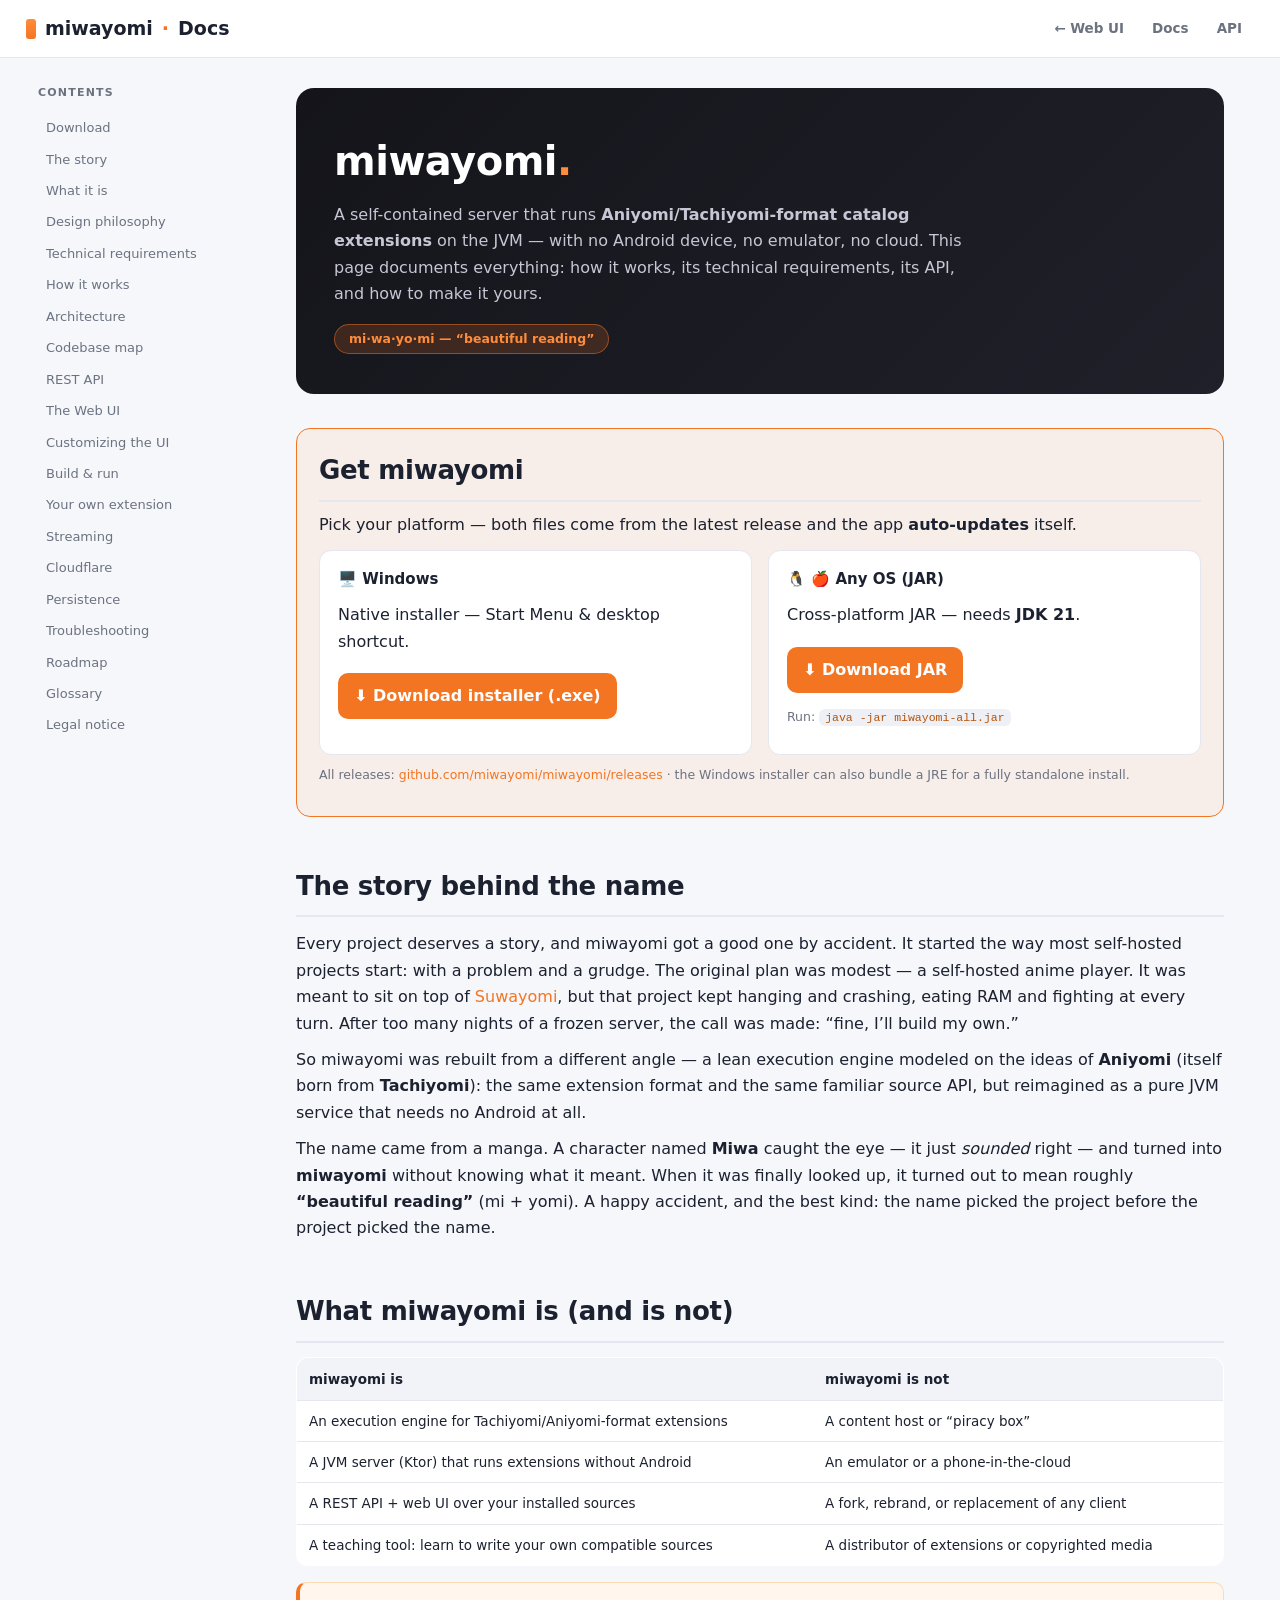
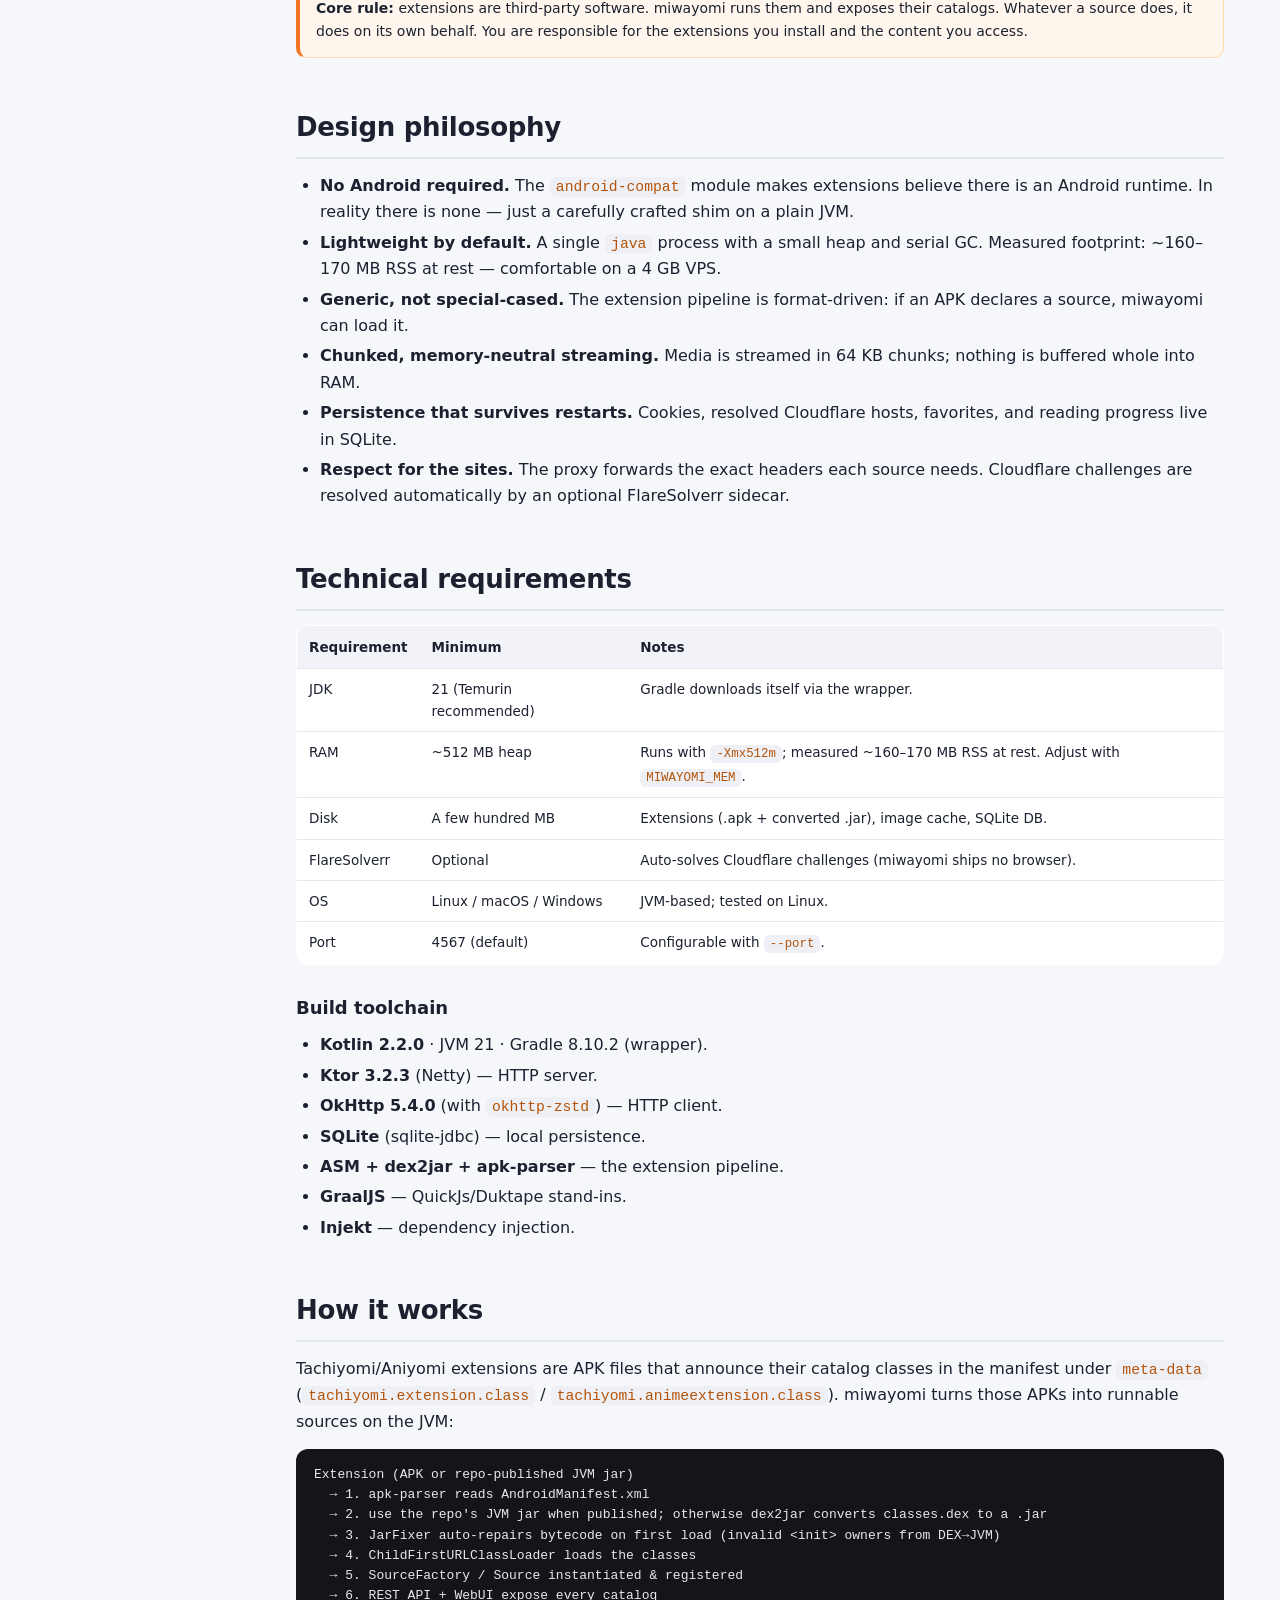
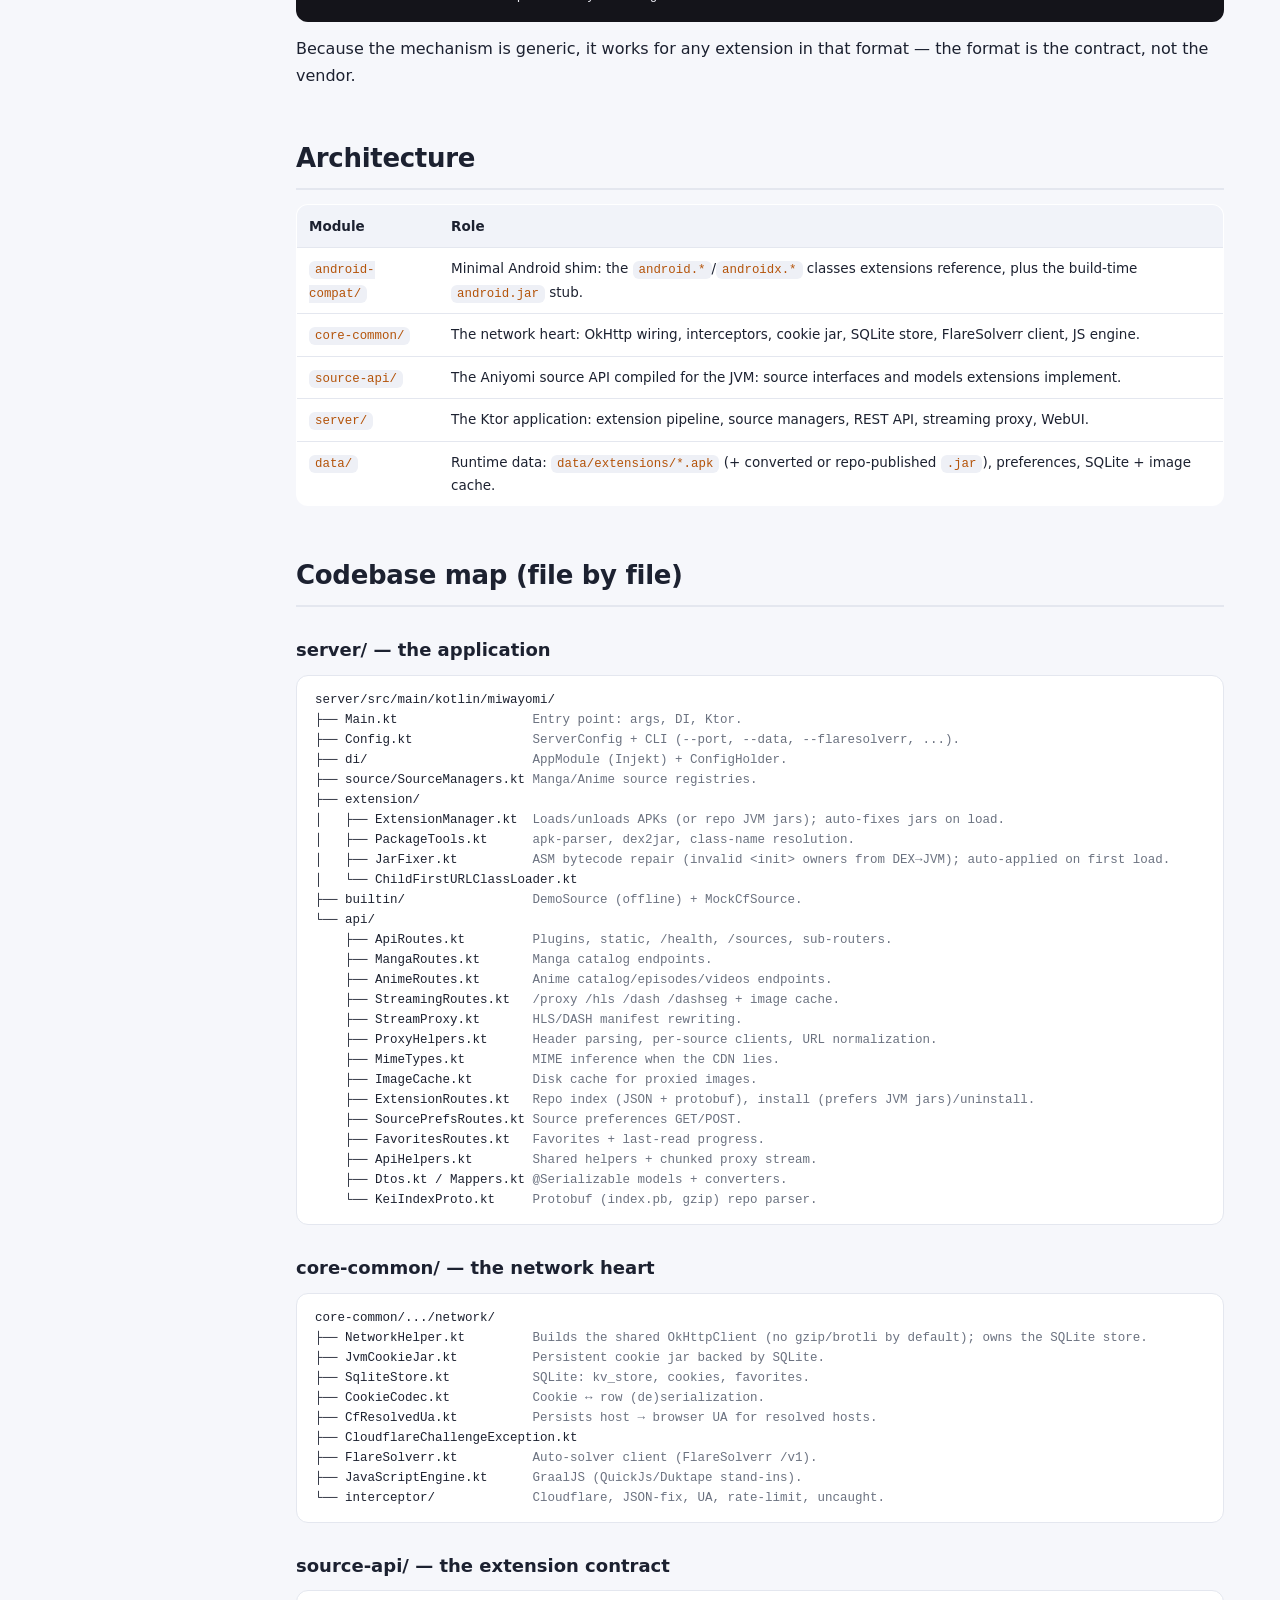
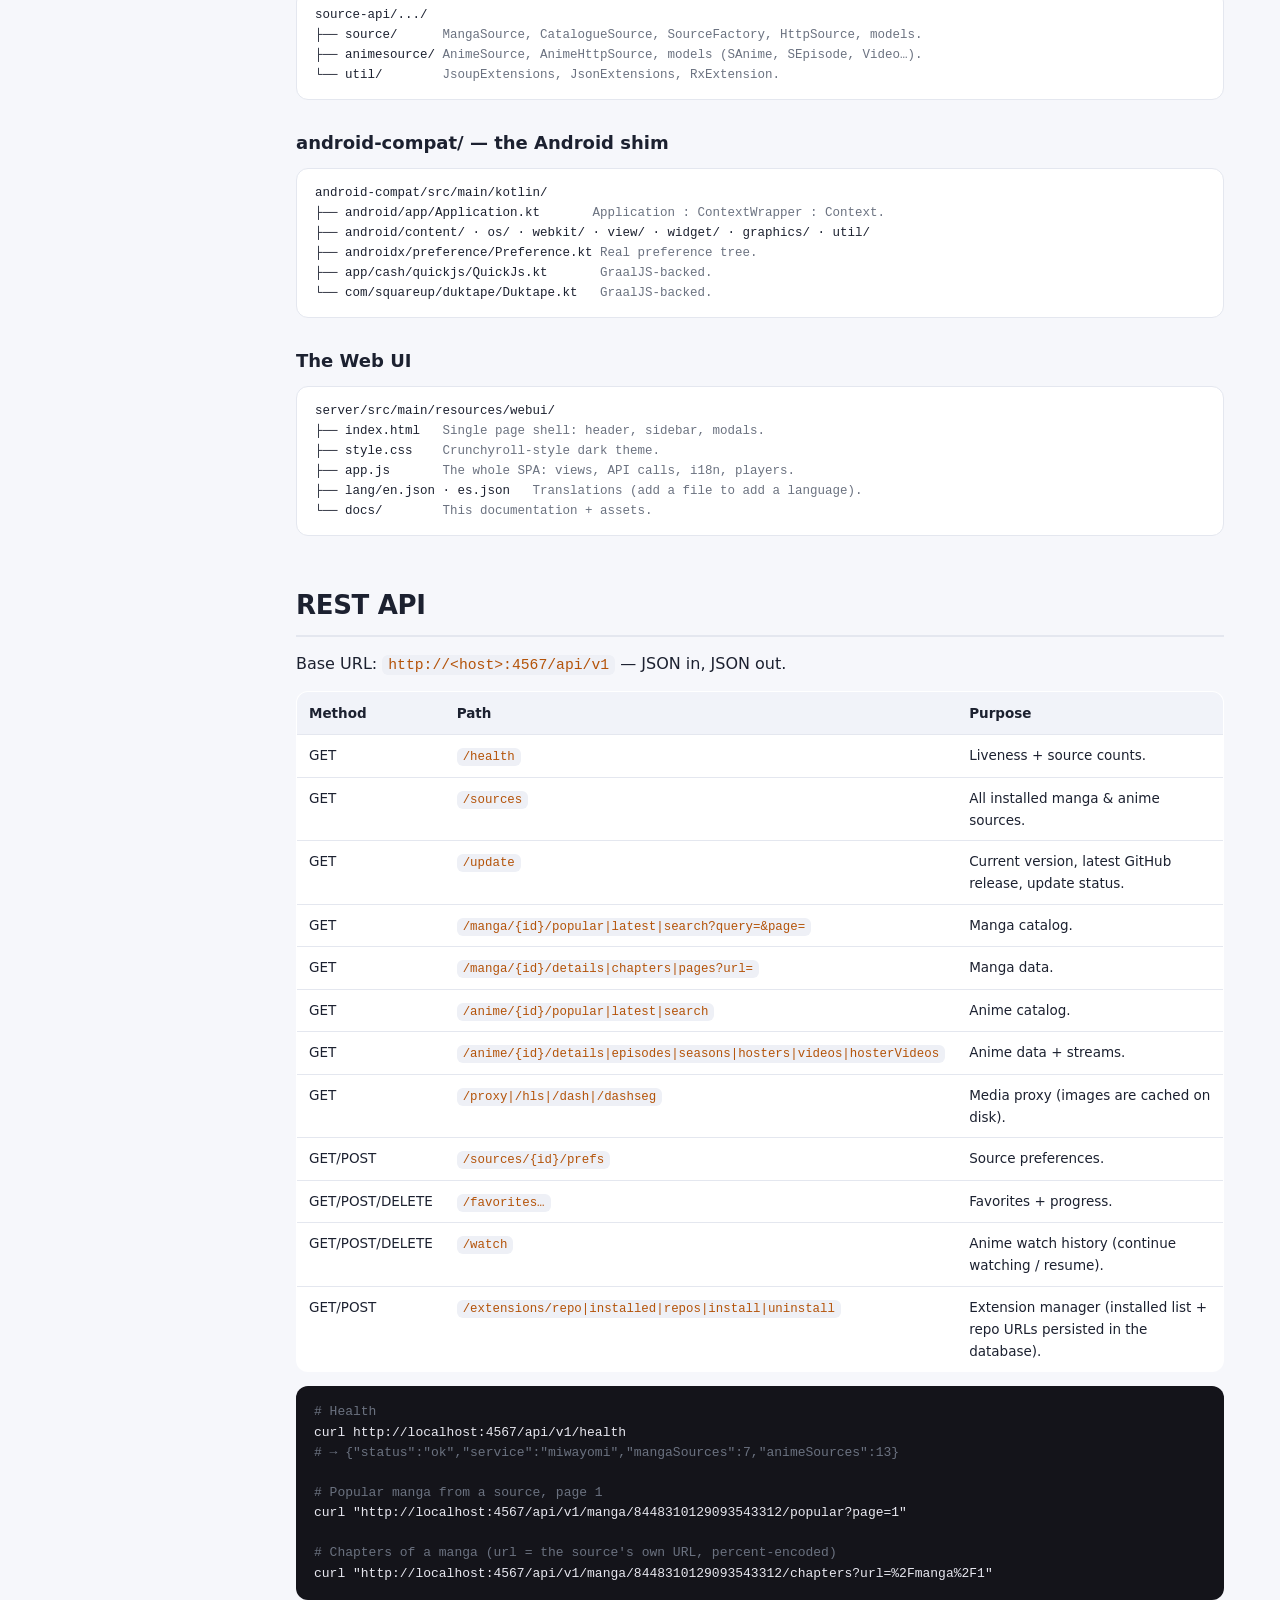
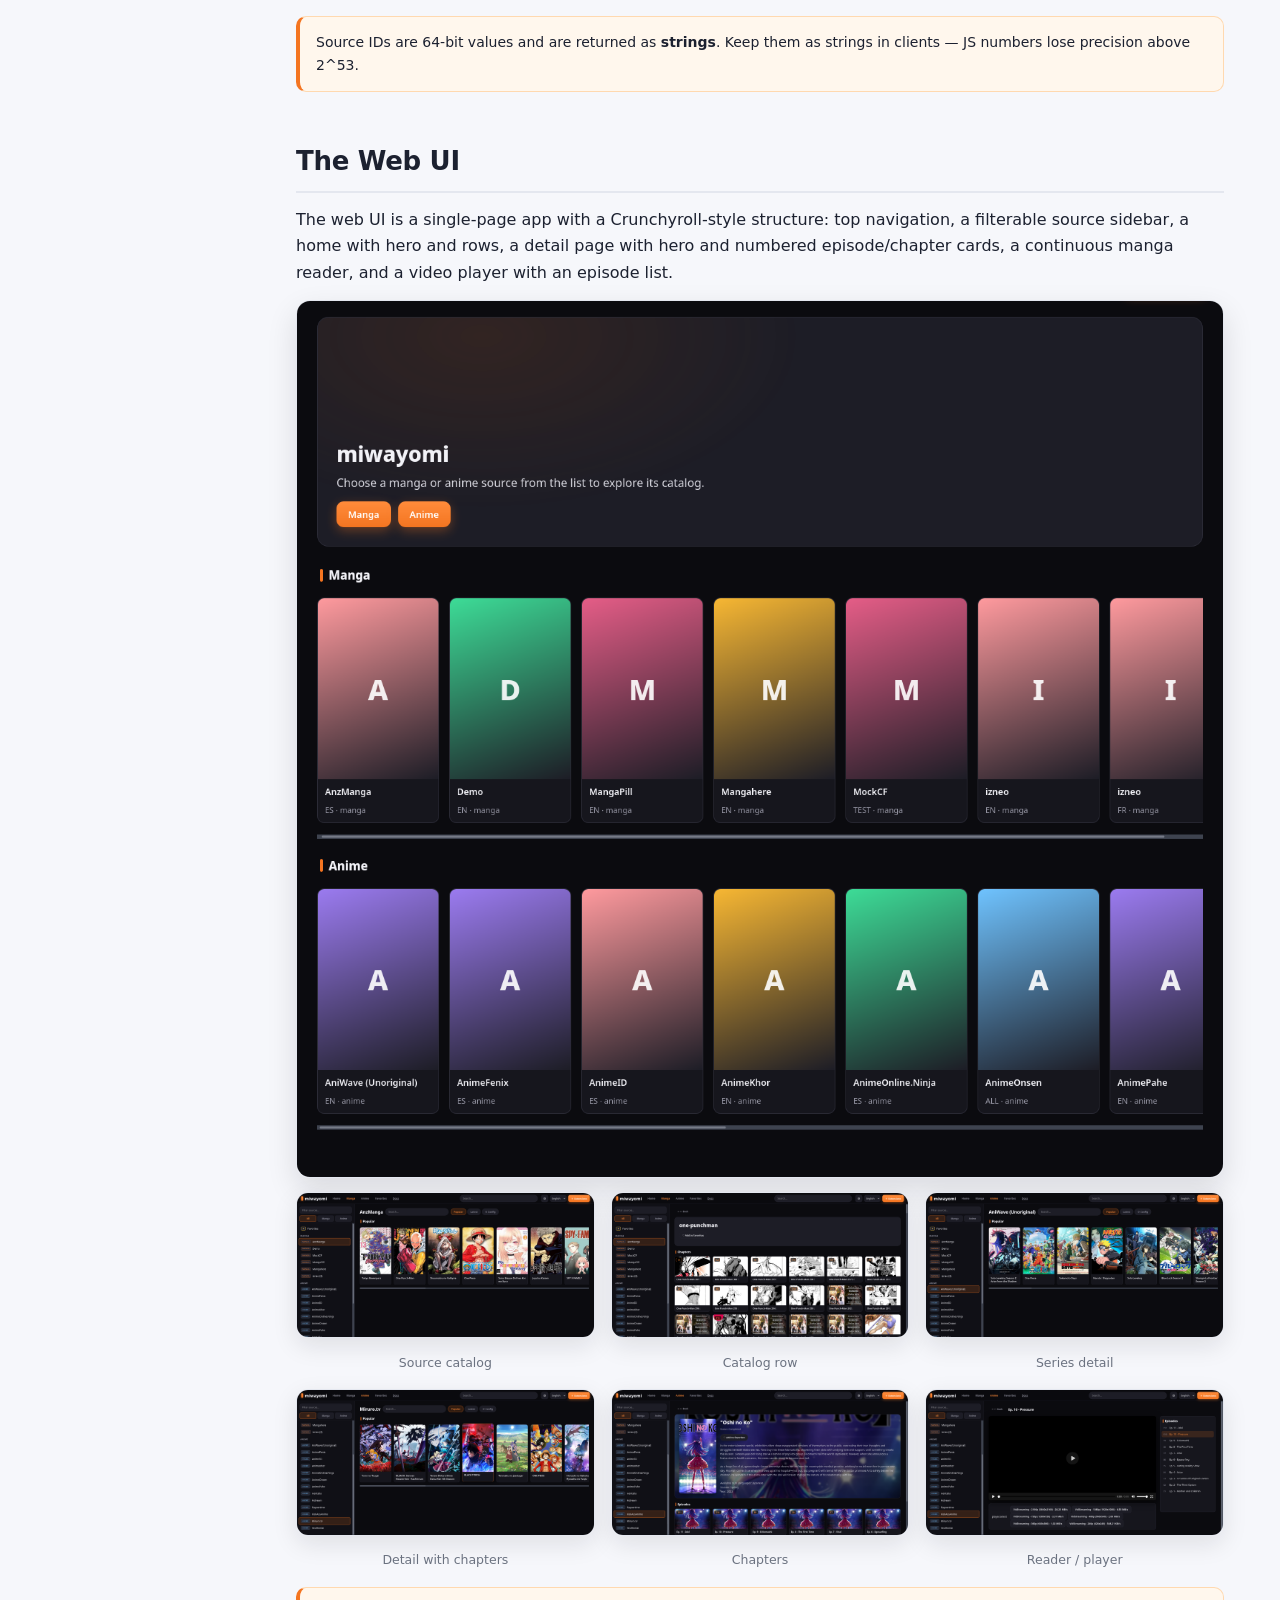
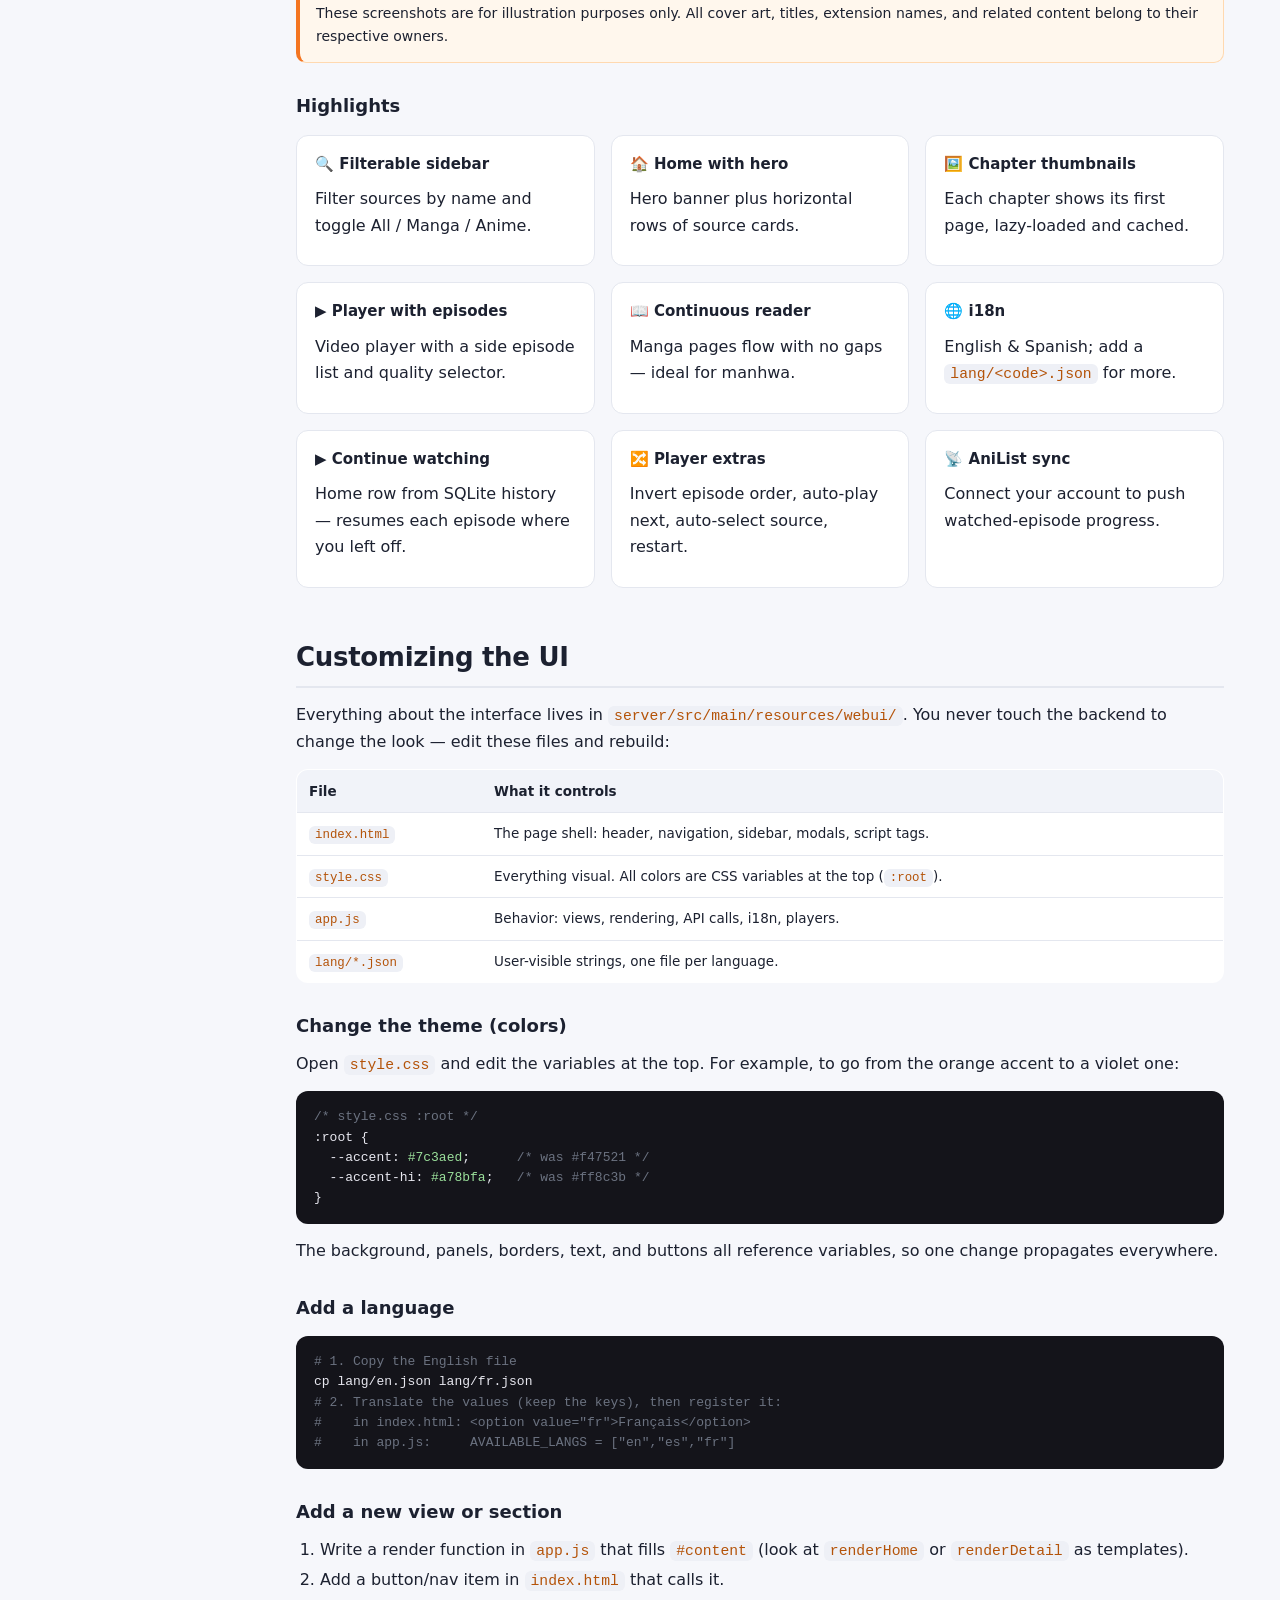
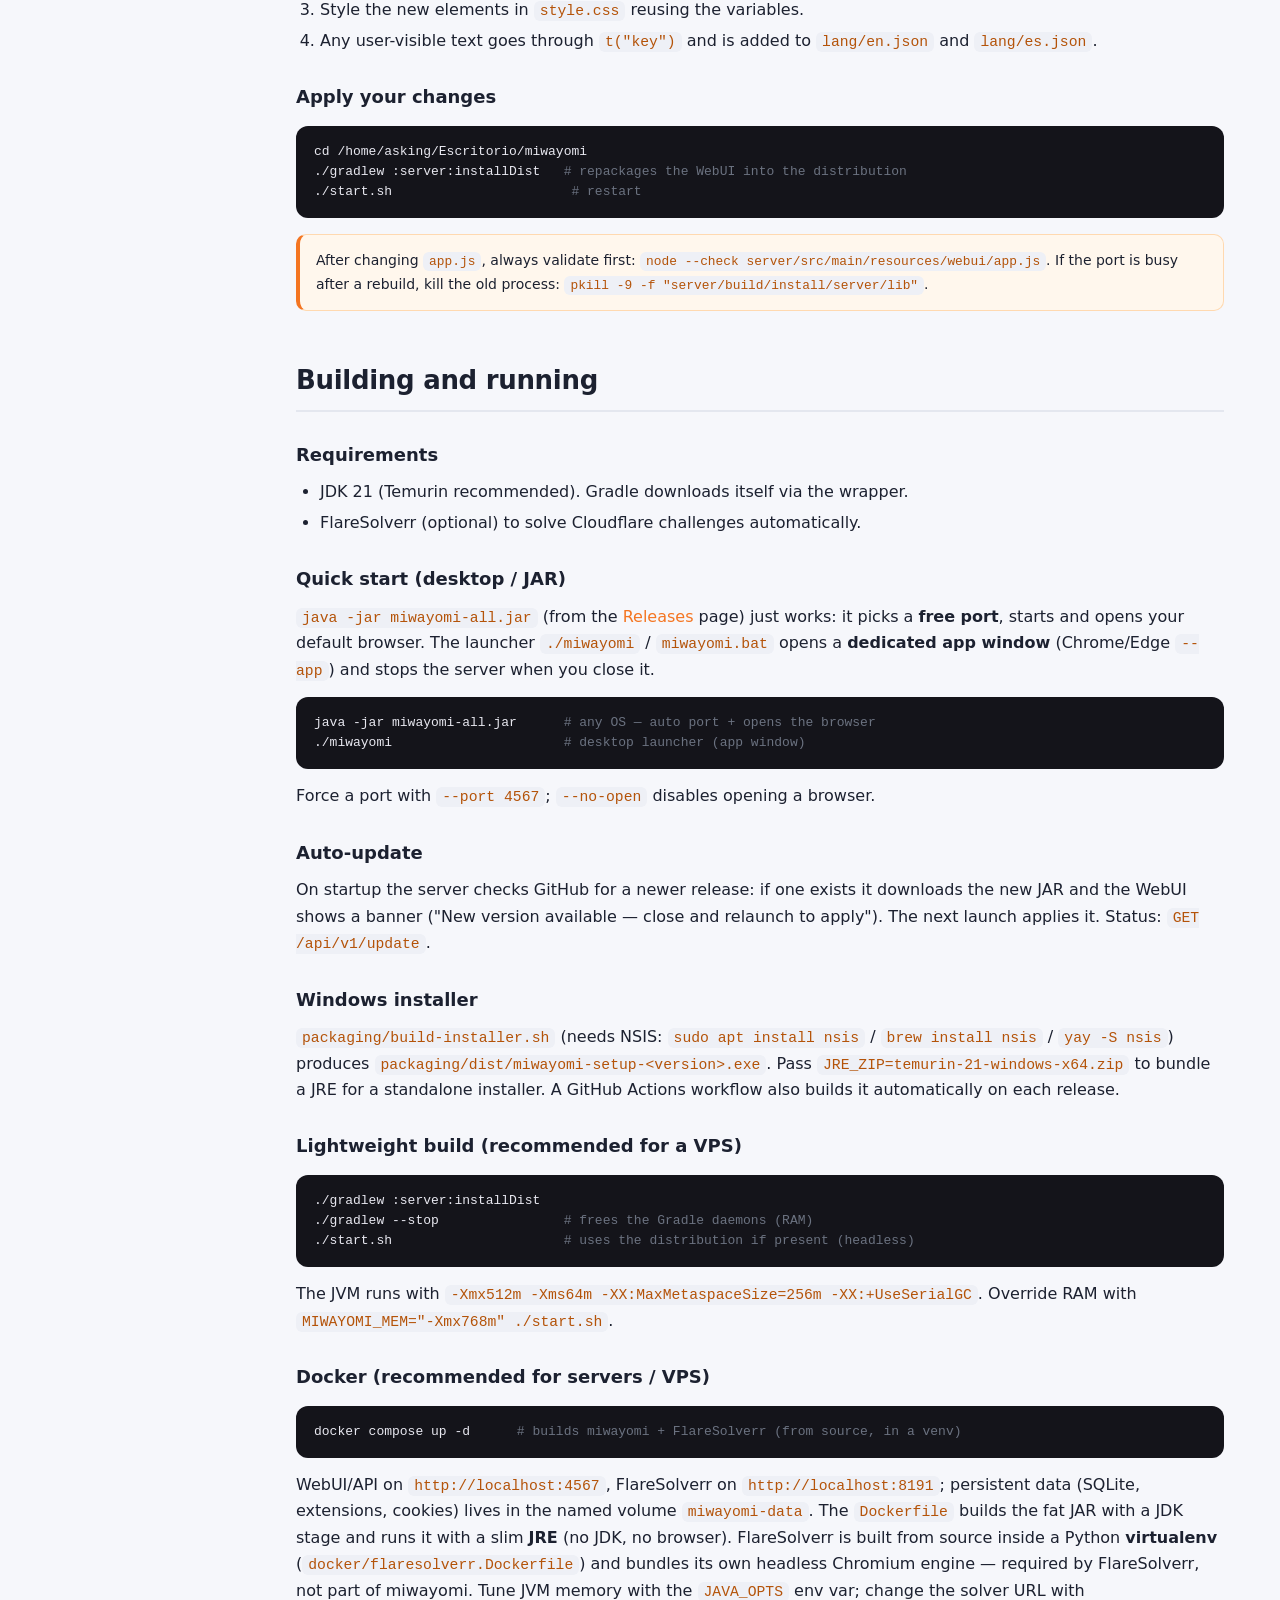
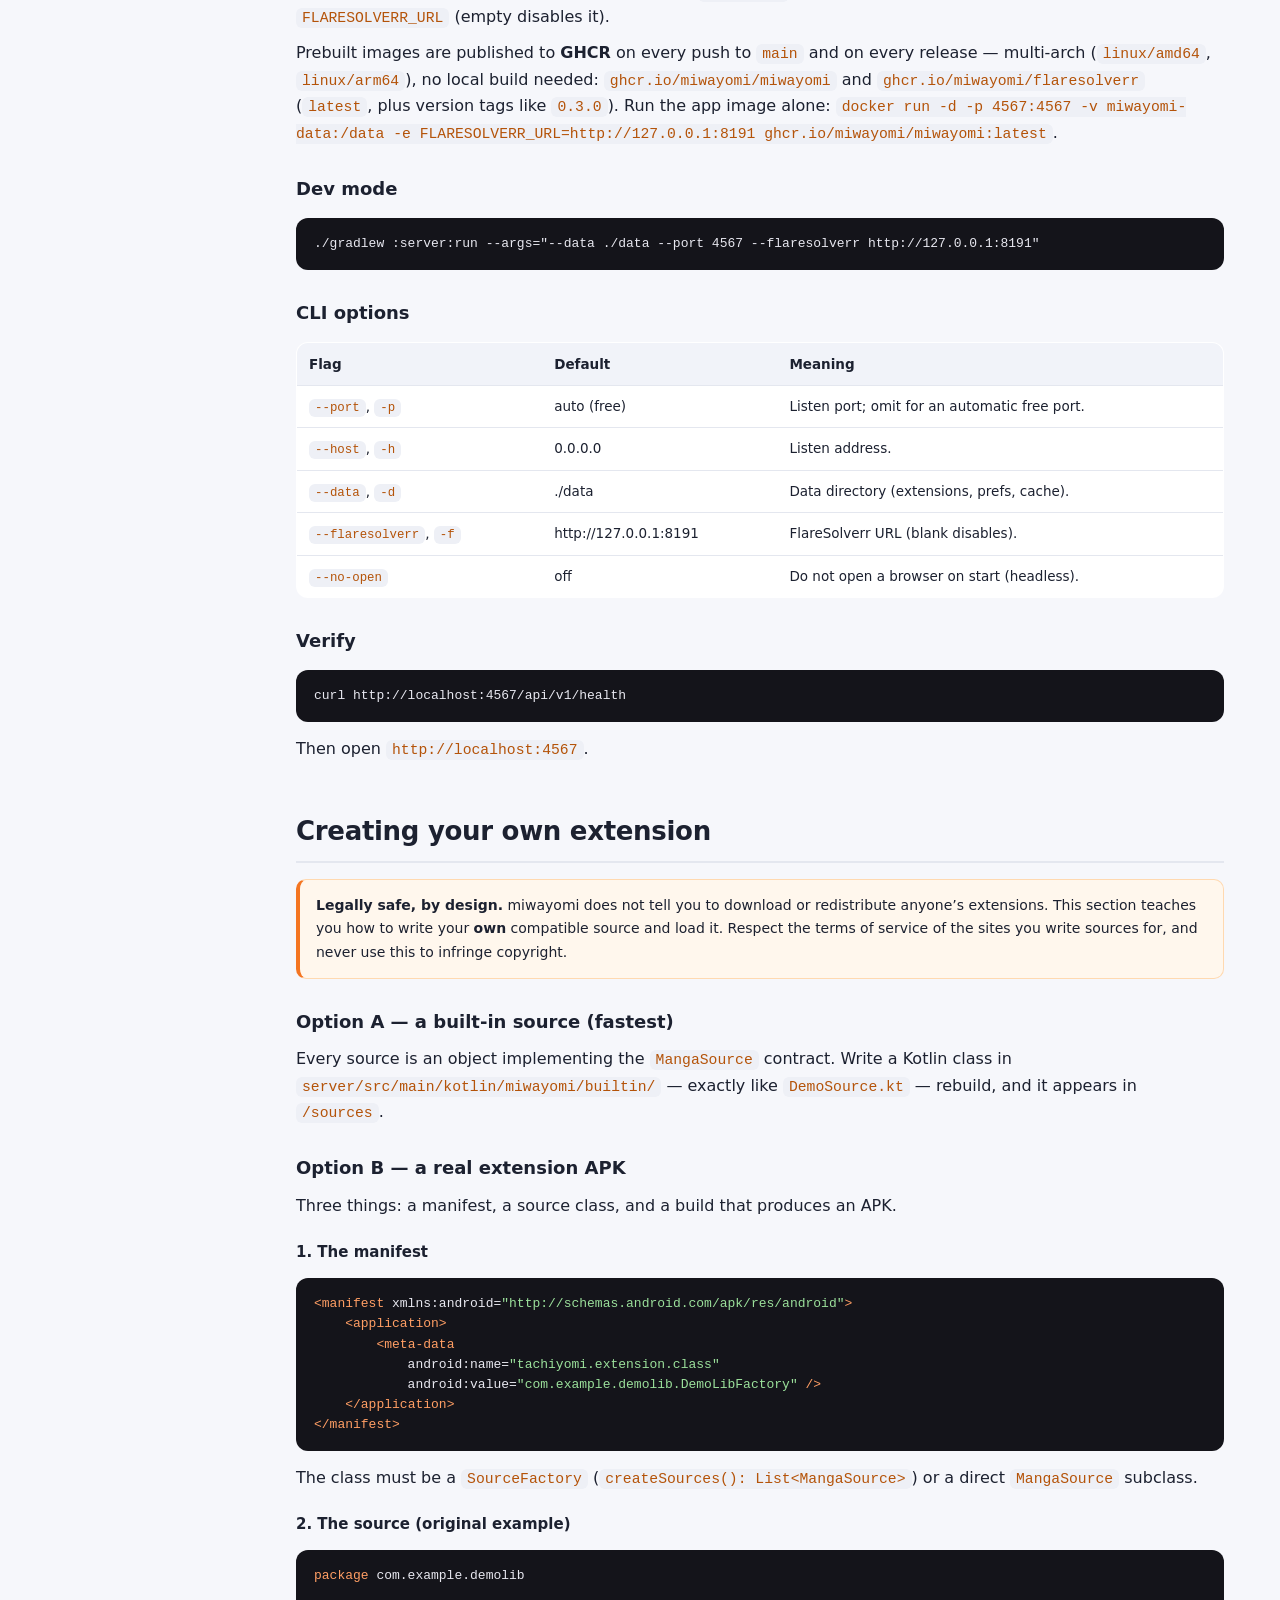
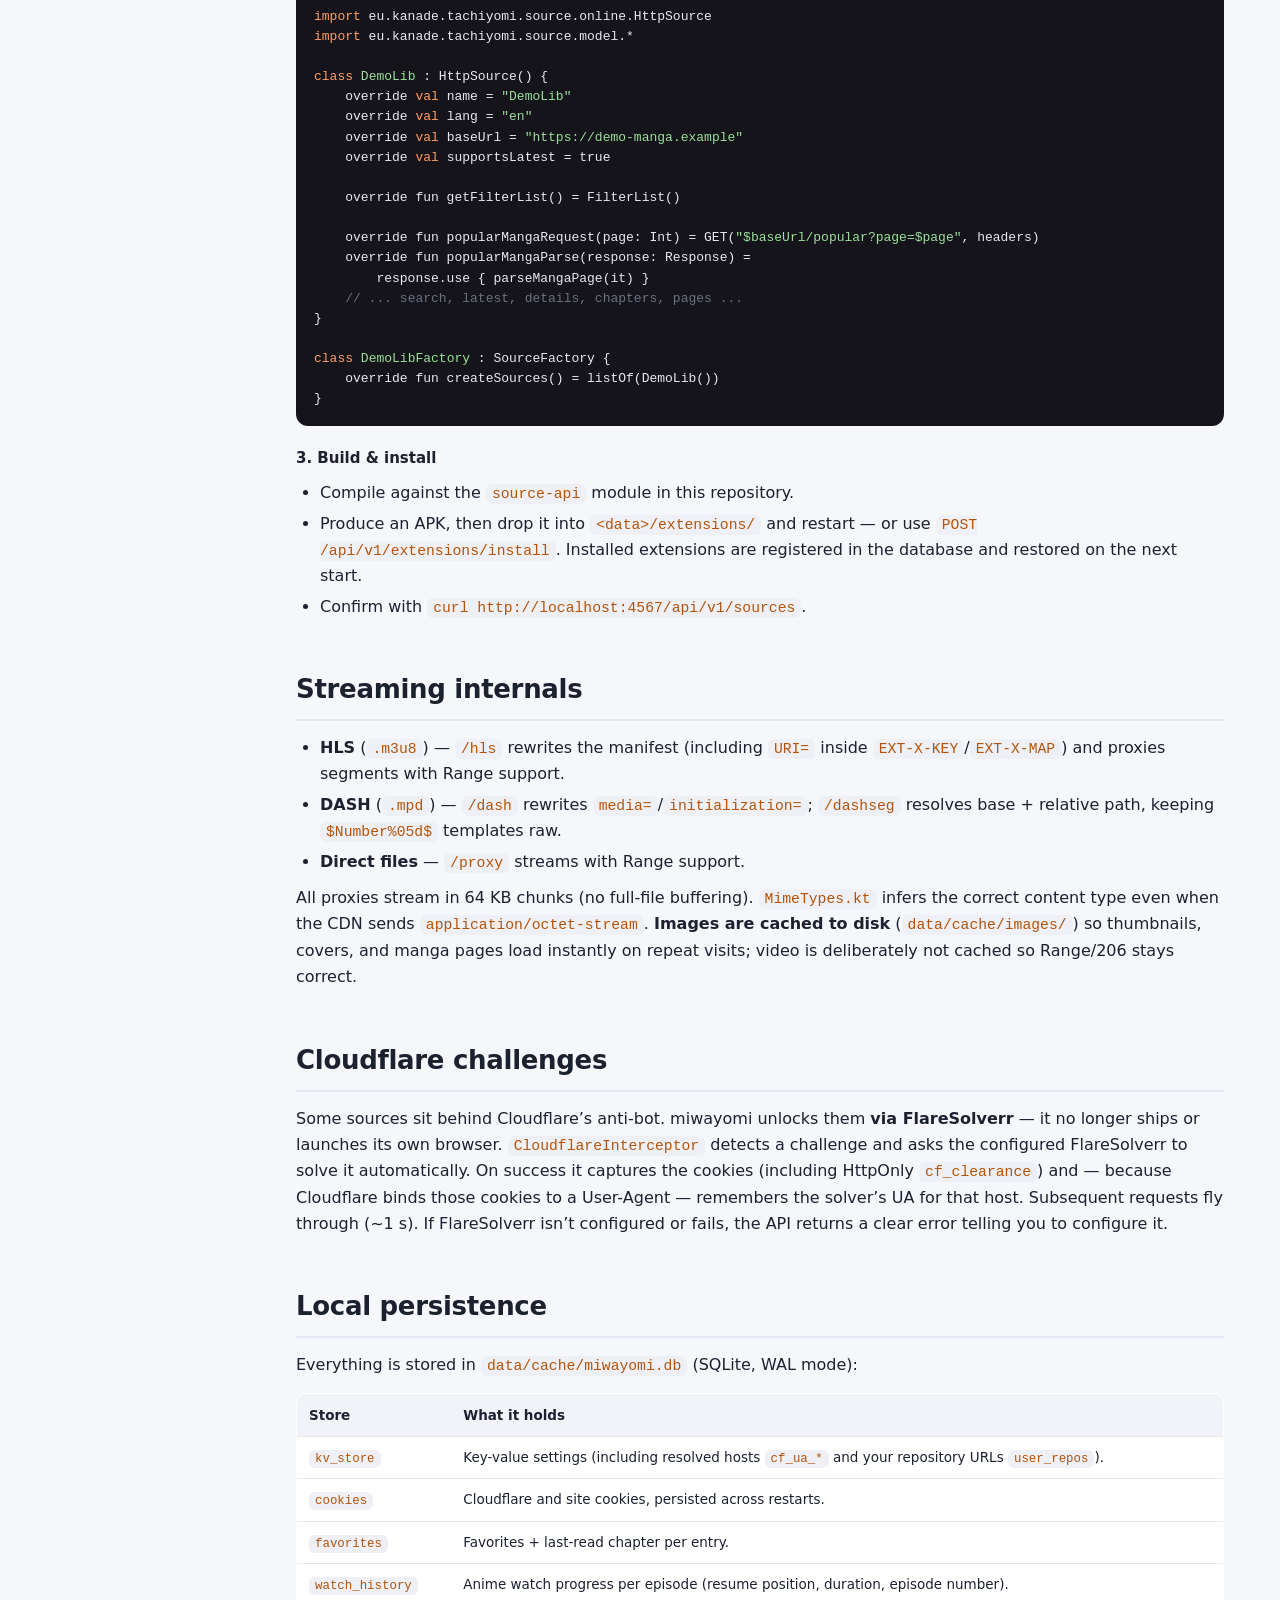
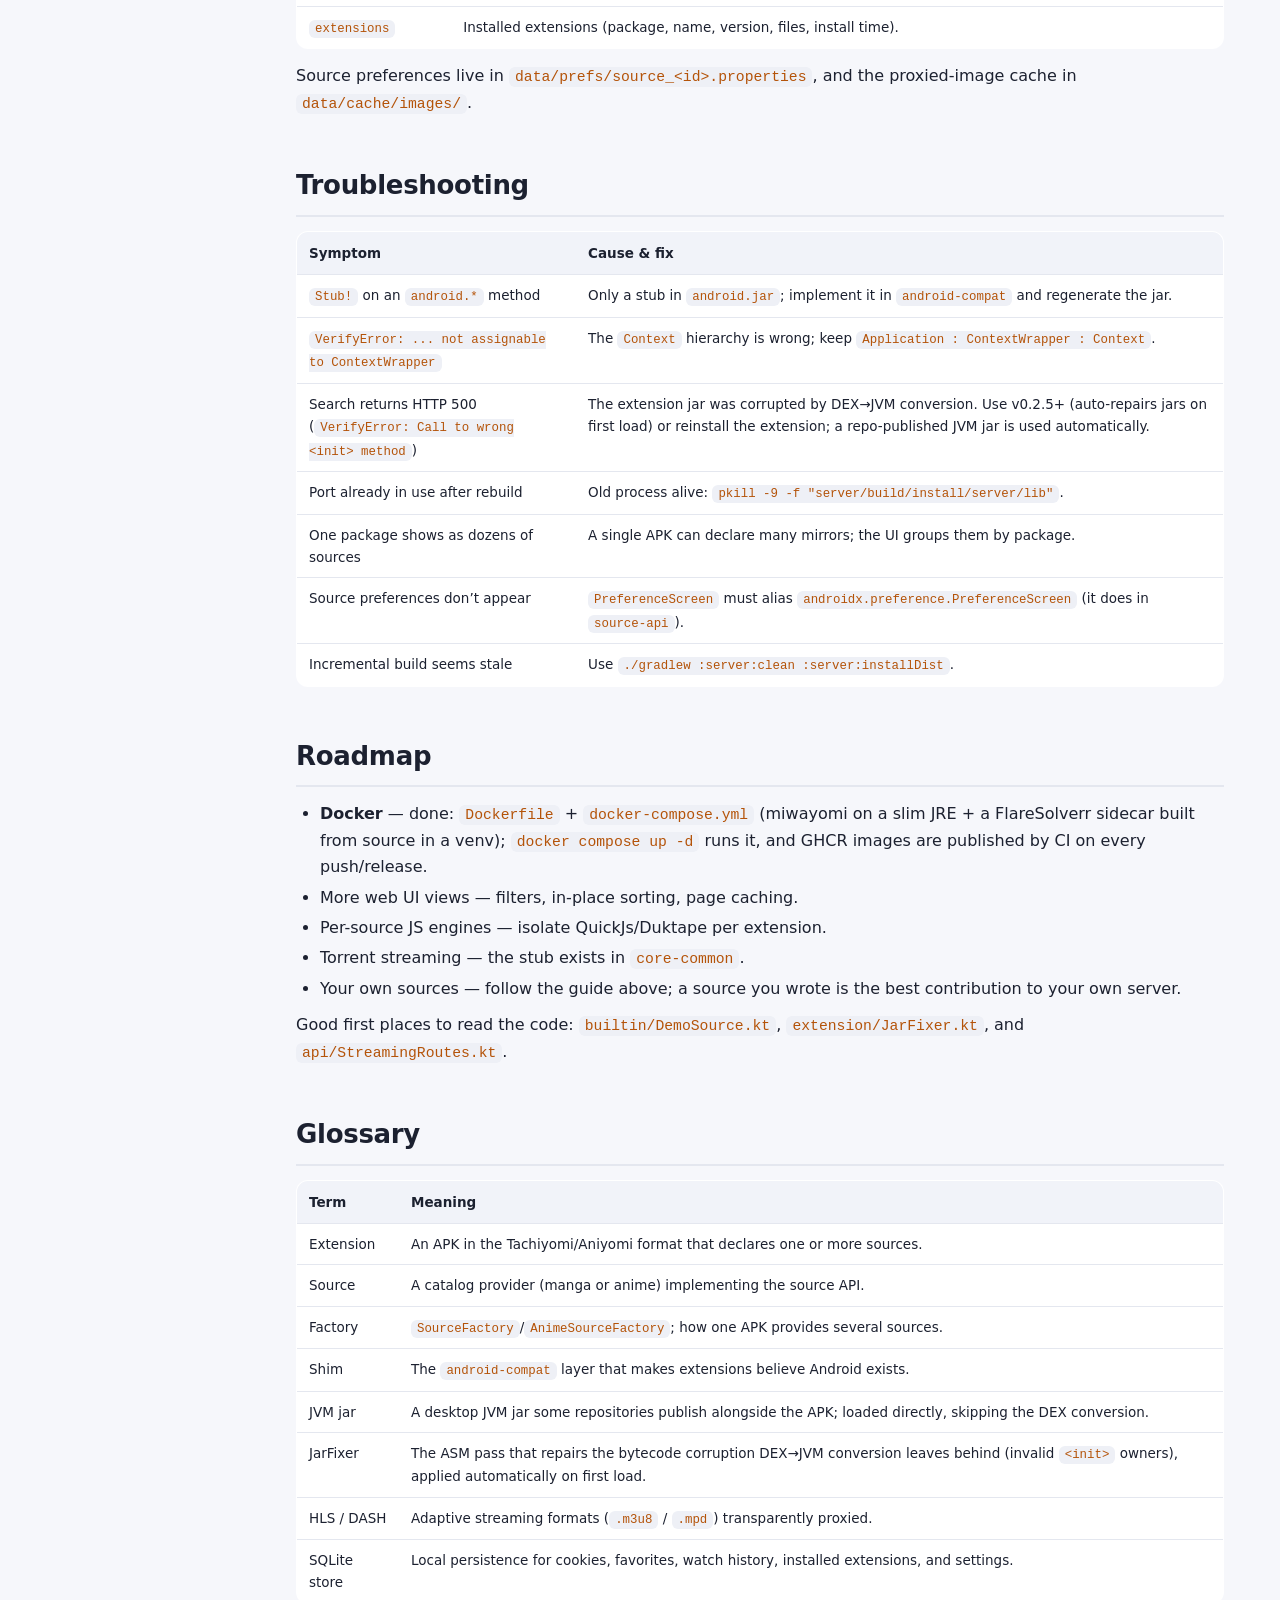
<file: docs/documentation.html>
<!DOCTYPE html>
<html lang="en">
<head>
<meta charset="UTF-8">
<meta name="viewport" content="width=device-width, initial-scale=1.0">
<title>miwayomi · Documentation</title>
<style>
  :root {
    --bg: #f6f7fb;
    --panel: #ffffff;
    --border: #e4e7ef;
    --text: #1c2130;
    --muted: #6b7280;
    --accent: #f47521;
    --accent-hi: #ff8c3b;
    --accent-dim: rgba(244,117,33,.08);
    --code-bg: #14141a;
    --code-text: #e8e8f0;
  }
  * { box-sizing: border-box; }
  body {
    margin: 0;
    font-family: system-ui, -apple-system, "Segoe UI", Roboto, sans-serif;
    background: var(--bg);
    color: var(--text);
    line-height: 1.65;
  }
  a { color: var(--accent); text-decoration: none; }
  a:hover { text-decoration: underline; }

  .topbar {
    position: sticky; top: 0; z-index: 20;
    display: flex; align-items: center; gap: 14px;
    padding: 0 26px; height: 58px;
    background: rgba(255,255,255,.92); backdrop-filter: blur(10px);
    border-bottom: 1px solid var(--border);
  }
  .topbar .brand { font-weight: 800; font-size: 19px; display: flex; align-items: center; gap: 9px; }
  .topbar .brand::before { content: ""; width: 10px; height: 20px; border-radius: 3px; background: linear-gradient(180deg, var(--accent-hi), var(--accent)); }
  .topbar .links { margin-left: auto; display: flex; gap: 4px; }
  .topbar .links a { color: var(--muted); font-weight: 600; font-size: 13.5px; padding: 8px 12px; border-radius: 8px; }
  .topbar .links a:hover { color: var(--accent); background: #f4f5fa; text-decoration: none; }

  .wrap { display: flex; max-width: 1240px; margin: 0 auto; }
  .toc {
    width: 240px; min-width: 240px;
    padding: 26px 12px 40px 18px;
    position: sticky; top: 58px; align-self: flex-start;
    height: calc(100vh - 58px); overflow-y: auto;
    font-size: 13px;
  }
  .toc h4 { margin: 0 0 10px; font-size: 11px; text-transform: uppercase; letter-spacing: 1.2px; color: var(--muted); }
  .toc a { display: block; color: var(--muted); padding: 5px 8px; border-radius: 6px; }
  .toc a:hover { color: var(--accent); background: #fff; text-decoration: none; }

  main { flex: 1; min-width: 0; padding: 30px 36px 80px; }
  .hero {
    background: linear-gradient(135deg, #14141a, #20202a);
    color: #fff; border-radius: 18px; padding: 40px 38px; margin-bottom: 34px;
  }
  .hero h1 { margin: 0 0 8px; font-size: 40px; font-weight: 800; letter-spacing: -0.5px; }
  .hero h1 .dot { color: var(--accent-hi); }
  .hero p { margin: 0; color: #c6c6d4; max-width: 640px; }
  .hero .pill { display: inline-block; margin-top: 16px; background: rgba(244,117,33,.18); border: 1px solid rgba(244,117,33,.5); color: var(--accent-hi); border-radius: 20px; padding: 4px 14px; font-size: 12.5px; font-weight: 600; }

  h2 { margin: 48px 0 14px; font-size: 26px; font-weight: 800; letter-spacing: -0.3px; padding-bottom: 8px; border-bottom: 2px solid var(--border); }
  h3 { margin: 28px 0 10px; font-size: 18px; font-weight: 700; }
  h4 { margin: 20px 0 8px; font-size: 15px; font-weight: 700; }
  p { margin: 10px 0; }
  ul, ol { margin: 10px 0; padding-left: 24px; }
  li { margin: 4px 0; }

  .note { background: #fff7ed; border: 1px solid #ffd9b0; border-left: 4px solid var(--accent); border-radius: 10px; padding: 14px 16px; margin: 16px 0; font-size: 14px; }

  table { border-collapse: collapse; width: 100%; margin: 14px 0; background: var(--panel); border: 1px solid var(--border); border-radius: 12px; overflow: hidden; font-size: 13.5px; }
  th { text-align: left; background: #f1f3f9; padding: 10px 12px; font-weight: 700; border-bottom: 1px solid var(--border); }
  td { padding: 9px 12px; border-bottom: 1px solid var(--border); vertical-align: top; }
  tr:last-child td { border-bottom: none; }

  pre { background: var(--code-bg); color: var(--code-text); border-radius: 12px; padding: 16px 18px; overflow-x: auto; font-size: 13px; line-height: 1.55; margin: 14px 0; }
  code { font-family: "SF Mono", ui-monospace, "Cascadia Code", Consolas, monospace; font-size: 0.92em; background: #eef0f6; color: #b45309; padding: 2px 6px; border-radius: 6px; }
  pre code { background: none; color: inherit; padding: 0; }
  pre .c { color: #6b7280; }
  pre .s { color: #9be09b; }
  pre .k { color: #ff9e64; }

  .shot { border: 1px solid var(--border); border-radius: 14px; box-shadow: 0 12px 30px rgba(20,20,26,.12); max-width: 100%; margin: 14px 0; display: block; }
  .shot-row { display: flex; gap: 16px; flex-wrap: wrap; margin: 14px 0; }
  .shot-row figure { flex: 1 1 260px; min-width: 240px; margin: 0; }
  .shot-row img { width: 100%; border: 1px solid var(--border); border-radius: 12px; box-shadow: 0 8px 24px rgba(20,20,26,.1); }
  .shot-row figcaption { font-size: 12.5px; color: var(--muted); text-align: center; margin-top: 6px; }

  .shot, .shot-row img { cursor: zoom-in; }
  .lightbox {
    position: fixed; inset: 0; z-index: 100;
    background: rgba(0, 0, 0, 0.88);
    display: none; align-items: center; justify-content: center;
    padding: 20px;
  }
  .lightbox.open { display: flex; }
  .lightbox img { max-width: 96vw; max-height: 92vh; border-radius: 8px; box-shadow: 0 20px 60px rgba(0, 0, 0, 0.65); }
  .lightbox .lb-close { position: absolute; top: 14px; right: 22px; color: #fff; font-size: 40px; line-height: 1; cursor: pointer; opacity: 0.85; }
  .lightbox .lb-close:hover { opacity: 1; }
  .lightbox .lb-cap { position: absolute; bottom: 16px; left: 0; right: 0; text-align: center; color: #cfd0d8; font-size: 13px; }

  .filetree { background: var(--panel); border: 1px solid var(--border); border-radius: 12px; padding: 14px 18px; font-family: "SF Mono", ui-monospace, Consolas, monospace; font-size: 12.5px; line-height: 1.6; overflow-x: auto; white-space: pre; }
  .filetree .cm { color: var(--muted); }

  .grid2 { display: grid; grid-template-columns: repeat(auto-fit, minmax(280px, 1fr)); gap: 16px; margin: 14px 0; }
  .card2 { background: var(--panel); border: 1px solid var(--border); border-radius: 12px; padding: 16px 18px; }
  .card2 h4 { margin: 0 0 8px; }

  .downloads { margin: 22px 0 8px; padding: 20px 22px; background: var(--accent-dim); border: 1px solid var(--accent); border-radius: 14px; }
  .downloads h2 { margin: 0 0 6px; }
  .downloads .grid2 { margin: 12px 0 0; }
  .btn-dl { display: inline-block; margin: 8px 0 4px; padding: 10px 16px; background: var(--accent); color: #fff; font-weight: 700; border-radius: 10px; text-decoration: none; }
  .btn-dl:hover { filter: brightness(1.1); }
  .hint { color: var(--muted); font-size: 12.5px; }

  @media (max-width: 900px) { .toc { display: none; } main { padding: 20px; } }
</style>
</head>
<body>

<header class="topbar">
  <div class="brand">miwayomi <span style="color:var(--accent)">·</span> Docs</div>
  <nav class="links">
    <a href="/">← Web UI</a>
    <a href="/docs.html">Docs</a>
    <a href="/api/v1/health">API</a>
  </nav>
</header>

<div class="wrap">
  <nav class="toc">
    <h4>Contents</h4>
    <a href="#downloads">Download</a>
    <a href="#story">The story</a>
    <a href="#what">What it is</a>
    <a href="#philosophy">Design philosophy</a>
    <a href="#requirements">Technical requirements</a>
    <a href="#how">How it works</a>
    <a href="#architecture">Architecture</a>
    <a href="#codebase">Codebase map</a>
    <a href="#api">REST API</a>
    <a href="#webui">The Web UI</a>
    <a href="#customizing">Customizing the UI</a>
    <a href="#build">Build &amp; run</a>
    <a href="#extension">Your own extension</a>
    <a href="#streaming">Streaming</a>
    <a href="#cloudflare">Cloudflare</a>
    <a href="#persistence">Persistence</a>
    <a href="#troubleshooting">Troubleshooting</a>
    <a href="#roadmap">Roadmap</a>
    <a href="#glossary">Glossary</a>
    <a href="#legal">Legal notice</a>
  </nav>

  <main>

    <div class="hero">
      <h1>miwayomi<span class="dot">.</span></h1>
      <p>A self-contained server that runs <b>Aniyomi/Tachiyomi-format catalog extensions</b> on the JVM — with no Android device, no emulator, no cloud. This page documents everything: how it works, its technical requirements, its API, and how to make it yours.</p>
      <span class="pill">mi·wa·yo·mi — “beautiful reading”</span>
    </div>

    <div class="downloads" id="downloads">
      <h2>Get miwayomi</h2>
      <p>Pick your platform — both files come from the latest release and the app <b>auto-updates</b> itself.</p>
      <div class="grid2">
        <div class="card2">
          <h4>🖥️ Windows</h4>
          <p>Native installer — Start Menu &amp; desktop shortcut.</p>
          <a class="btn-dl" href="https://github.com/miwayomi/miwayomi/releases/latest/download/miwayomi-setup.exe">⬇ Download installer (.exe)</a>
        </div>
        <div class="card2">
          <h4>🐧 🍎 Any OS (JAR)</h4>
          <p>Cross-platform JAR — needs <b>JDK 21</b>.</p>
          <a class="btn-dl" href="https://github.com/miwayomi/miwayomi/releases/latest/download/miwayomi-all.jar">⬇ Download JAR</a>
          <p class="hint">Run: <code>java -jar miwayomi-all.jar</code></p>
        </div>
      </div>
      <p class="hint">All releases: <a href="https://github.com/miwayomi/miwayomi/releases">github.com/miwayomi/miwayomi/releases</a> · the Windows installer can also bundle a JRE for a fully standalone install.</p>
    </div>

    <h2 id="story">The story behind the name</h2>
    <p>Every project deserves a story, and miwayomi got a good one by accident. It started the way most self-hosted projects start: with a problem and a grudge. The original plan was modest — a self-hosted anime player. It was meant to sit on top of <a href="https://github.com/Suwayomi">Suwayomi</a>, but that project kept hanging and crashing, eating RAM and fighting at every turn. After too many nights of a frozen server, the call was made: “fine, I’ll build my own.”</p>
    <p>So miwayomi was rebuilt from a different angle — a lean execution engine modeled on the ideas of <b>Aniyomi</b> (itself born from <b>Tachiyomi</b>): the same extension format and the same familiar source API, but reimagined as a pure JVM service that needs no Android at all.</p>
    <p>The name came from a manga. A character named <b>Miwa</b> caught the eye — it just <i>sounded</i> right — and turned into <b>miwayomi</b> without knowing what it meant. When it was finally looked up, it turned out to mean roughly <b>“beautiful reading”</b> (mi + yomi). A happy accident, and the best kind: the name picked the project before the project picked the name.</p>

    <h2 id="what">What miwayomi is (and is not)</h2>
    <table>
      <tr><th>miwayomi is</th><th>miwayomi is not</th></tr>
      <tr><td>An execution engine for Tachiyomi/Aniyomi-format extensions</td><td>A content host or “piracy box”</td></tr>
      <tr><td>A JVM server (Ktor) that runs extensions without Android</td><td>An emulator or a phone-in-the-cloud</td></tr>
      <tr><td>A REST API + web UI over your installed sources</td><td>A fork, rebrand, or replacement of any client</td></tr>
      <tr><td>A teaching tool: learn to write your own compatible sources</td><td>A distributor of extensions or copyrighted media</td></tr>
    </table>
    <div class="note"><b>Core rule:</b> extensions are third-party software. miwayomi runs them and exposes their catalogs. Whatever a source does, it does on its own behalf. You are responsible for the extensions you install and the content you access.</div>

    <h2 id="philosophy">Design philosophy</h2>
    <ul>
      <li><b>No Android required.</b> The <code>android-compat</code> module makes extensions believe there is an Android runtime. In reality there is none — just a carefully crafted shim on a plain JVM.</li>
      <li><b>Lightweight by default.</b> A single <code>java</code> process with a small heap and serial GC. Measured footprint: ~160–170 MB RSS at rest — comfortable on a 4 GB VPS.</li>
      <li><b>Generic, not special-cased.</b> The extension pipeline is format-driven: if an APK declares a source, miwayomi can load it.</li>
      <li><b>Chunked, memory-neutral streaming.</b> Media is streamed in 64 KB chunks; nothing is buffered whole into RAM.</li>
      <li><b>Persistence that survives restarts.</b> Cookies, resolved Cloudflare hosts, favorites, and reading progress live in SQLite.</li>
      <li><b>Respect for the sites.</b> The proxy forwards the exact headers each source needs. Cloudflare challenges are resolved automatically by an optional FlareSolverr sidecar.</li>
    </ul>

    <h2 id="requirements">Technical requirements</h2>
    <table>
      <tr><th>Requirement</th><th>Minimum</th><th>Notes</th></tr>
      <tr><td>JDK</td><td>21 (Temurin recommended)</td><td>Gradle downloads itself via the wrapper.</td></tr>
      <tr><td>RAM</td><td>~512 MB heap</td><td>Runs with <code>-Xmx512m</code>; measured ~160–170 MB RSS at rest. Adjust with <code>MIWAYOMI_MEM</code>.</td></tr>
      <tr><td>Disk</td><td>A few hundred MB</td><td>Extensions (.apk + converted .jar), image cache, SQLite DB.</td></tr>
      <tr><td>FlareSolverr</td><td>Optional</td><td>Auto-solves Cloudflare challenges (miwayomi ships no browser).</td></tr>
      <tr><td>OS</td><td>Linux / macOS / Windows</td><td>JVM-based; tested on Linux.</td></tr>
      <tr><td>Port</td><td>4567 (default)</td><td>Configurable with <code>--port</code>.</td></tr>
    </table>
    <h3>Build toolchain</h3>
    <ul>
      <li><b>Kotlin 2.2.0</b> · JVM 21 · Gradle 8.10.2 (wrapper).</li>
      <li><b>Ktor 3.2.3</b> (Netty) — HTTP server.</li>
      <li><b>OkHttp 5.4.0</b> (with <code>okhttp-zstd</code>) — HTTP client.</li>
      <li><b>SQLite</b> (sqlite-jdbc) — local persistence.</li>
      <li><b>ASM + dex2jar + apk-parser</b> — the extension pipeline.</li>
      <li><b>GraalJS</b> — QuickJs/Duktape stand-ins.</li>
      <li><b>Injekt</b> — dependency injection.</li>
    </ul>

    <h2 id="how">How it works</h2>
    <p>Tachiyomi/Aniyomi extensions are APK files that announce their catalog classes in the manifest under <code>meta-data</code> (<code>tachiyomi.extension.class</code> / <code>tachiyomi.animeextension.class</code>). miwayomi turns those APKs into runnable sources on the JVM:</p>
    <pre>Extension (APK or repo-published JVM jar)
  → 1. apk-parser reads AndroidManifest.xml
  → 2. use the repo's JVM jar when published; otherwise dex2jar converts classes.dex to a .jar
  → 3. JarFixer auto-repairs bytecode on first load (invalid &lt;init&gt; owners from DEX→JVM)
  → 4. ChildFirstURLClassLoader loads the classes
  → 5. SourceFactory / Source instantiated &amp; registered
  → 6. REST API + WebUI expose every catalog</pre>
    <p>Because the mechanism is generic, it works for any extension in that format — the format is the contract, not the vendor.</p>

    <h2 id="architecture">Architecture</h2>
    <table>
      <tr><th>Module</th><th>Role</th></tr>
      <tr><td><code>android-compat/</code></td><td>Minimal Android shim: the <code>android.*</code>/<code>androidx.*</code> classes extensions reference, plus the build-time <code>android.jar</code> stub.</td></tr>
      <tr><td><code>core-common/</code></td><td>The network heart: OkHttp wiring, interceptors, cookie jar, SQLite store, FlareSolverr client, JS engine.</td></tr>
      <tr><td><code>source-api/</code></td><td>The Aniyomi source API compiled for the JVM: source interfaces and models extensions implement.</td></tr>
      <tr><td><code>server/</code></td><td>The Ktor application: extension pipeline, source managers, REST API, streaming proxy, WebUI.</td></tr>
      <tr><td><code>data/</code></td><td>Runtime data: <code>data/extensions/*.apk</code> (+ converted or repo-published <code>.jar</code>), preferences, SQLite + image cache.</td></tr>
    </table>

    <h2 id="codebase">Codebase map (file by file)</h2>
    <h3>server/ — the application</h3>
    <div class="filetree">server/src/main/kotlin/miwayomi/
├── Main.kt                  <span class="cm">Entry point: args, DI, Ktor.</span>
├── Config.kt                <span class="cm">ServerConfig + CLI (--port, --data, --flaresolverr, ...).</span>
├── di/                      <span class="cm">AppModule (Injekt) + ConfigHolder.</span>
├── source/SourceManagers.kt <span class="cm">Manga/Anime source registries.</span>
├── extension/
│   ├── ExtensionManager.kt  <span class="cm">Loads/unloads APKs (or repo JVM jars); auto-fixes jars on load.</span>
│   ├── PackageTools.kt      <span class="cm">apk-parser, dex2jar, class-name resolution.</span>
│   ├── JarFixer.kt          <span class="cm">ASM bytecode repair (invalid &lt;init&gt; owners from DEX→JVM); auto-applied on first load.</span>
│   └── ChildFirstURLClassLoader.kt
├── builtin/                 <span class="cm">DemoSource (offline) + MockCfSource.</span>
└── api/
    ├── ApiRoutes.kt         <span class="cm">Plugins, static, /health, /sources, sub-routers.</span>
    ├── MangaRoutes.kt       <span class="cm">Manga catalog endpoints.</span>
    ├── AnimeRoutes.kt       <span class="cm">Anime catalog/episodes/videos endpoints.</span>
    ├── StreamingRoutes.kt   <span class="cm">/proxy /hls /dash /dashseg + image cache.</span>
    ├── StreamProxy.kt       <span class="cm">HLS/DASH manifest rewriting.</span>
    ├── ProxyHelpers.kt      <span class="cm">Header parsing, per-source clients, URL normalization.</span>
    ├── MimeTypes.kt         <span class="cm">MIME inference when the CDN lies.</span>
    ├── ImageCache.kt        <span class="cm">Disk cache for proxied images.</span>
    ├── ExtensionRoutes.kt   <span class="cm">Repo index (JSON + protobuf), install (prefers JVM jars)/uninstall.</span>
    ├── SourcePrefsRoutes.kt <span class="cm">Source preferences GET/POST.</span>
    ├── FavoritesRoutes.kt   <span class="cm">Favorites + last-read progress.</span>
    ├── ApiHelpers.kt        <span class="cm">Shared helpers + chunked proxy stream.</span>
    ├── Dtos.kt / Mappers.kt <span class="cm">@Serializable models + converters.</span>
    └── KeiIndexProto.kt     <span class="cm">Protobuf (index.pb, gzip) repo parser.</span></div>

    <h3>core-common/ — the network heart</h3>
    <div class="filetree">core-common/.../network/
├── NetworkHelper.kt         <span class="cm">Builds the shared OkHttpClient (no gzip/brotli by default); owns the SQLite store.</span>
├── JvmCookieJar.kt          <span class="cm">Persistent cookie jar backed by SQLite.</span>
├── SqliteStore.kt           <span class="cm">SQLite: kv_store, cookies, favorites.</span>
├── CookieCodec.kt           <span class="cm">Cookie ↔ row (de)serialization.</span>
├── CfResolvedUa.kt          <span class="cm">Persists host → browser UA for resolved hosts.</span>
├── CloudflareChallengeException.kt
├── FlareSolverr.kt          <span class="cm">Auto-solver client (FlareSolverr /v1).</span>
├── JavaScriptEngine.kt      <span class="cm">GraalJS (QuickJs/Duktape stand-ins).</span>
└── interceptor/             <span class="cm">Cloudflare, JSON-fix, UA, rate-limit, uncaught.</span></div>

    <h3>source-api/ — the extension contract</h3>
    <div class="filetree">source-api/.../
├── source/      <span class="cm">MangaSource, CatalogueSource, SourceFactory, HttpSource, models.</span>
├── animesource/ <span class="cm">AnimeSource, AnimeHttpSource, models (SAnime, SEpisode, Video…).</span>
└── util/        <span class="cm">JsoupExtensions, JsonExtensions, RxExtension.</span></div>

    <h3>android-compat/ — the Android shim</h3>
    <div class="filetree">android-compat/src/main/kotlin/
├── android/app/Application.kt       <span class="cm">Application : ContextWrapper : Context.</span>
├── android/content/ · os/ · webkit/ · view/ · widget/ · graphics/ · util/
├── androidx/preference/Preference.kt <span class="cm">Real preference tree.</span>
├── app/cash/quickjs/QuickJs.kt       <span class="cm">GraalJS-backed.</span>
└── com/squareup/duktape/Duktape.kt   <span class="cm">GraalJS-backed.</span></div>

    <h3>The Web UI</h3>
    <div class="filetree">server/src/main/resources/webui/
├── index.html   <span class="cm">Single page shell: header, sidebar, modals.</span>
├── style.css    <span class="cm">Crunchyroll-style dark theme.</span>
├── app.js       <span class="cm">The whole SPA: views, API calls, i18n, players.</span>
├── lang/en.json · es.json   <span class="cm">Translations (add a file to add a language).</span>
└── docs/        <span class="cm">This documentation + assets.</span></div>

    <h2 id="api">REST API</h2>
    <p>Base URL: <code>http://&lt;host&gt;:4567/api/v1</code> — JSON in, JSON out.</p>
    <table>
      <tr><th>Method</th><th>Path</th><th>Purpose</th></tr>
      <tr><td>GET</td><td><code>/health</code></td><td>Liveness + source counts.</td></tr>
      <tr><td>GET</td><td><code>/sources</code></td><td>All installed manga &amp; anime sources.</td></tr>
      <tr><td>GET</td><td><code>/update</code></td><td>Current version, latest GitHub release, update status.</td></tr>
      <tr><td>GET</td><td><code>/manga/{id}/popular|latest|search?query=&amp;page=</code></td><td>Manga catalog.</td></tr>
      <tr><td>GET</td><td><code>/manga/{id}/details|chapters|pages?url=</code></td><td>Manga data.</td></tr>
      <tr><td>GET</td><td><code>/anime/{id}/popular|latest|search</code></td><td>Anime catalog.</td></tr>
      <tr><td>GET</td><td><code>/anime/{id}/details|episodes|seasons|hosters|videos|hosterVideos</code></td><td>Anime data + streams.</td></tr>
      <tr><td>GET</td><td><code>/proxy|/hls|/dash|/dashseg</code></td><td>Media proxy (images are cached on disk).</td></tr>
      <tr><td>GET/POST</td><td><code>/sources/{id}/prefs</code></td><td>Source preferences.</td></tr>
      <tr><td>GET/POST/DELETE</td><td><code>/favorites…</code></td><td>Favorites + progress.</td></tr>
      <tr><td>GET/POST/DELETE</td><td><code>/watch</code></td><td>Anime watch history (continue watching / resume).</td></tr>
      <tr><td>GET/POST</td><td><code>/extensions/repo|installed|repos|install|uninstall</code></td><td>Extension manager (installed list + repo URLs persisted in the database).</td></tr>
    </table>
    <pre><span class="c"># Health</span>
curl http://localhost:4567/api/v1/health
<span class="c"># → {"status":"ok","service":"miwayomi","mangaSources":7,"animeSources":13}</span>

<span class="c"># Popular manga from a source, page 1</span>
curl "http://localhost:4567/api/v1/manga/8448310129093543312/popular?page=1"

<span class="c"># Chapters of a manga (url = the source's own URL, percent-encoded)</span>
curl "http://localhost:4567/api/v1/manga/8448310129093543312/chapters?url=%2Fmanga%2F1"</pre>
    <div class="note">Source IDs are 64-bit values and are returned as <b>strings</b>. Keep them as strings in clients — JS numbers lose precision above 2^53.</div>

    <h2 id="webui">The Web UI</h2>
    <p>The web UI is a single-page app with a Crunchyroll-style structure: top navigation, a filterable source sidebar, a home with hero and rows, a detail page with hero and numbered episode/chapter cards, a continuous manga reader, and a video player with an episode list.</p>

    <img class="shot" src="assets/shot-1.png" alt="miwayomi home">
    <div class="shot-row">
      <figure><img src="assets/shot-2.png" alt="miwayomi screenshot"><figcaption>Source catalog</figcaption></figure>
      <figure><img src="assets/shot-3.png" alt="miwayomi screenshot"><figcaption>Catalog row</figcaption></figure>
      <figure><img src="assets/shot-4.png" alt="miwayomi screenshot"><figcaption>Series detail</figcaption></figure>
      <figure><img src="assets/shot-5.png" alt="miwayomi screenshot"><figcaption>Detail with chapters</figcaption></figure>
      <figure><img src="assets/shot-6.png" alt="miwayomi screenshot"><figcaption>Chapters</figcaption></figure>
      <figure><img src="assets/shot-7.png" alt="miwayomi screenshot"><figcaption>Reader / player</figcaption></figure>
    </div>
    <div class="note">These screenshots are for illustration purposes only. All cover art, titles, extension names, and related content belong to their respective owners.</div>

    <h3>Highlights</h3>
    <div class="grid2">
      <div class="card2"><h4>🔍 Filterable sidebar</h4><p>Filter sources by name and toggle All / Manga / Anime.</p></div>
      <div class="card2"><h4>🏠 Home with hero</h4><p>Hero banner plus horizontal rows of source cards.</p></div>
      <div class="card2"><h4>🖼️ Chapter thumbnails</h4><p>Each chapter shows its first page, lazy-loaded and cached.</p></div>
      <div class="card2"><h4>▶ Player with episodes</h4><p>Video player with a side episode list and quality selector.</p></div>
      <div class="card2"><h4>📖 Continuous reader</h4><p>Manga pages flow with no gaps — ideal for manhwa.</p></div>
      <div class="card2"><h4>🌐 i18n</h4><p>English &amp; Spanish; add a <code>lang/&lt;code&gt;.json</code> for more.</p></div>
      <div class="card2"><h4>▶ Continue watching</h4><p>Home row from SQLite history — resumes each episode where you left off.</p></div>
      <div class="card2"><h4>🔀 Player extras</h4><p>Invert episode order, auto-play next, auto-select source, restart.</p></div>
      <div class="card2"><h4>📡 AniList sync</h4><p>Connect your account to push watched-episode progress.</p></div>
    </div>

    <h2 id="customizing">Customizing the UI</h2>
    <p>Everything about the interface lives in <code>server/src/main/resources/webui/</code>. You never touch the backend to change the look — edit these files and rebuild:</p>
    <table>
      <tr><th>File</th><th>What it controls</th></tr>
      <tr><td><code>index.html</code></td><td>The page shell: header, navigation, sidebar, modals, script tags.</td></tr>
      <tr><td><code>style.css</code></td><td>Everything visual. All colors are CSS variables at the top (<code>:root</code>).</td></tr>
      <tr><td><code>app.js</code></td><td>Behavior: views, rendering, API calls, i18n, players.</td></tr>
      <tr><td><code>lang/*.json</code></td><td>User-visible strings, one file per language.</td></tr>
    </table>

    <h3>Change the theme (colors)</h3>
    <p>Open <code>style.css</code> and edit the variables at the top. For example, to go from the orange accent to a violet one:</p>
    <pre><span class="c">/* style.css :root */</span>
:root {
  --accent: <span class="s">#7c3aed</span>;      <span class="c">/* was #f47521 */</span>
  --accent-hi: <span class="s">#a78bfa</span>;   <span class="c">/* was #ff8c3b */</span>
}</pre>
    <p>The background, panels, borders, text, and buttons all reference variables, so one change propagates everywhere.</p>

    <h3>Add a language</h3>
    <pre><span class="c"># 1. Copy the English file</span>
cp lang/en.json lang/fr.json
<span class="c"># 2. Translate the values (keep the keys), then register it:</span>
<span class="c">#    in index.html: &lt;option value="fr"&gt;Français&lt;/option&gt;</span>
<span class="c">#    in app.js:     AVAILABLE_LANGS = ["en","es","fr"]</span></pre>

    <h3>Add a new view or section</h3>
    <ol>
      <li>Write a render function in <code>app.js</code> that fills <code>#content</code> (look at <code>renderHome</code> or <code>renderDetail</code> as templates).</li>
      <li>Add a button/nav item in <code>index.html</code> that calls it.</li>
      <li>Style the new elements in <code>style.css</code> reusing the variables.</li>
      <li>Any user-visible text goes through <code>t("key")</code> and is added to <code>lang/en.json</code> and <code>lang/es.json</code>.</li>
    </ol>

    <h3>Apply your changes</h3>
    <pre>cd /home/asking/Escritorio/miwayomi
./gradlew :server:installDist   <span class="c"># repackages the WebUI into the distribution</span>
./start.sh                       <span class="c"># restart</span></pre>
    <div class="note">After changing <code>app.js</code>, always validate first: <code>node --check server/src/main/resources/webui/app.js</code>. If the port is busy after a rebuild, kill the old process: <code>pkill -9 -f "server/build/install/server/lib"</code>.</div>

    <h2 id="build">Building and running</h2>
    <h3>Requirements</h3>
    <ul>
      <li>JDK 21 (Temurin recommended). Gradle downloads itself via the wrapper.</li>
      <li>FlareSolverr (optional) to solve Cloudflare challenges automatically.</li>
    </ul>
    <h3>Quick start (desktop / JAR)</h3>
    <p><code>java -jar miwayomi-all.jar</code> (from the
    <a href="https://github.com/miwayomi/miwayomi/releases">Releases</a> page) just works:
    it picks a <b>free port</b>, starts and opens your default browser. The launcher
    <code>./miwayomi</code> / <code>miwayomi.bat</code> opens a <b>dedicated app window</b>
    (Chrome/Edge <code>--app</code>) and stops the server when you close it.</p>
    <pre>java -jar miwayomi-all.jar      <span class="c"># any OS — auto port + opens the browser</span>
./miwayomi                      <span class="c"># desktop launcher (app window)</span></pre>
    <p>Force a port with <code>--port 4567</code>; <code>--no-open</code> disables opening a browser.</p>
    <h3>Auto-update</h3>
    <p>On startup the server checks GitHub for a newer release: if one exists it downloads the new JAR
    and the WebUI shows a banner ("New version available — close and relaunch to apply"). The next launch
    applies it. Status: <code>GET /api/v1/update</code>.</p>
    <h3>Windows installer</h3>
    <p><code>packaging/build-installer.sh</code> (needs NSIS: <code>sudo apt install nsis</code> /
    <code>brew install nsis</code> / <code>yay -S nsis</code>) produces
    <code>packaging/dist/miwayomi-setup-&lt;version&gt;.exe</code>. Pass
    <code>JRE_ZIP=temurin-21-windows-x64.zip</code> to bundle a JRE for a standalone installer.
    A GitHub Actions workflow also builds it automatically on each release.</p>
    <h3>Lightweight build (recommended for a VPS)</h3>
    <pre>./gradlew :server:installDist
./gradlew --stop                <span class="c"># frees the Gradle daemons (RAM)</span>
./start.sh                      <span class="c"># uses the distribution if present (headless)</span></pre>
    <p>The JVM runs with <code>-Xmx512m -Xms64m -XX:MaxMetaspaceSize=256m -XX:+UseSerialGC</code>. Override RAM with <code>MIWAYOMI_MEM="-Xmx768m" ./start.sh</code>.</p>
    <h3>Docker (recommended for servers / VPS)</h3>
    <pre>docker compose up -d      <span class="c"># builds miwayomi + FlareSolverr (from source, in a venv)</span></pre>
    <p>WebUI/API on <code>http://localhost:4567</code>, FlareSolverr on <code>http://localhost:8191</code>; persistent data (SQLite, extensions, cookies) lives in the named volume <code>miwayomi-data</code>. The <code>Dockerfile</code> builds the fat JAR with a JDK stage and runs it with a slim <b>JRE</b> (no JDK, no browser). FlareSolverr is built from source inside a Python <b>virtualenv</b> (<code>docker/flaresolverr.Dockerfile</code>) and bundles its own headless Chromium engine — required by FlareSolverr, not part of miwayomi. Tune JVM memory with the <code>JAVA_OPTS</code> env var; change the solver URL with <code>FLARESOLVERR_URL</code> (empty disables it).</p>
    <p>Prebuilt images are published to <b>GHCR</b> on every push to <code>main</code> and on every release — multi-arch (<code>linux/amd64</code>, <code>linux/arm64</code>), no local build needed: <code>ghcr.io/miwayomi/miwayomi</code> and <code>ghcr.io/miwayomi/flaresolverr</code> (<code>latest</code>, plus version tags like <code>0.3.0</code>). Run the app image alone: <code>docker run -d -p 4567:4567 -v miwayomi-data:/data -e FLARESOLVERR_URL=http://127.0.0.1:8191 ghcr.io/miwayomi/miwayomi:latest</code>.</p>
    <h3>Dev mode</h3>
    <pre>./gradlew :server:run --args="--data ./data --port 4567 --flaresolverr http://127.0.0.1:8191"</pre>
    <h3>CLI options</h3>
    <table>
      <tr><th>Flag</th><th>Default</th><th>Meaning</th></tr>
      <tr><td><code>--port</code>, <code>-p</code></td><td>auto (free)</td><td>Listen port; omit for an automatic free port.</td></tr>
      <tr><td><code>--host</code>, <code>-h</code></td><td>0.0.0.0</td><td>Listen address.</td></tr>
      <tr><td><code>--data</code>, <code>-d</code></td><td>./data</td><td>Data directory (extensions, prefs, cache).</td></tr>
      <tr><td><code>--flaresolverr</code>, <code>-f</code></td><td>http://127.0.0.1:8191</td><td>FlareSolverr URL (blank disables).</td></tr>
      <tr><td><code>--no-open</code></td><td>off</td><td>Do not open a browser on start (headless).</td></tr>
    </table>
    <h3>Verify</h3>
    <pre>curl http://localhost:4567/api/v1/health</pre>
    <p>Then open <code>http://localhost:4567</code>.</p>

    <h2 id="extension">Creating your own extension</h2>
    <div class="note"><b>Legally safe, by design.</b> miwayomi does not tell you to download or redistribute anyone’s extensions. This section teaches you how to write your <b>own</b> compatible source and load it. Respect the terms of service of the sites you write sources for, and never use this to infringe copyright.</div>
    <h3>Option A — a built-in source (fastest)</h3>
    <p>Every source is an object implementing the <code>MangaSource</code> contract. Write a Kotlin class in <code>server/src/main/kotlin/miwayomi/builtin/</code> — exactly like <code>DemoSource.kt</code> — rebuild, and it appears in <code>/sources</code>.</p>
    <h3>Option B — a real extension APK</h3>
    <p>Three things: a manifest, a source class, and a build that produces an APK.</p>
    <h4>1. The manifest</h4>
    <pre><span class="k">&lt;manifest</span> xmlns:android=<span class="s">"http://schemas.android.com/apk/res/android"</span><span class="k">&gt;</span>
    <span class="k">&lt;application&gt;</span>
        <span class="k">&lt;meta-data</span>
            android:name=<span class="s">"tachiyomi.extension.class"</span>
            android:value=<span class="s">"com.example.demolib.DemoLibFactory"</span> <span class="k">/&gt;</span>
    <span class="k">&lt;/application&gt;</span>
<span class="k">&lt;/manifest&gt;</span></pre>
    <p>The class must be a <code>SourceFactory</code> (<code>createSources(): List&lt;MangaSource&gt;</code>) or a direct <code>MangaSource</code> subclass.</p>
    <h4>2. The source (original example)</h4>
    <pre><span class="k">package</span> com.example.demolib

<span class="k">import</span> eu.kanade.tachiyomi.source.online.HttpSource
<span class="k">import</span> eu.kanade.tachiyomi.source.model.*

<span class="k">class</span> <span class="s">DemoLib</span> : HttpSource() {
    override <span class="k">val</span> name = <span class="s">"DemoLib"</span>
    override <span class="k">val</span> lang = <span class="s">"en"</span>
    override <span class="k">val</span> baseUrl = <span class="s">"https://demo-manga.example"</span>
    override <span class="k">val</span> supportsLatest = true

    override fun getFilterList() = FilterList()

    override fun popularMangaRequest(page: Int) = GET(<span class="s">"$baseUrl/popular?page=$page"</span>, headers)
    override fun popularMangaParse(response: Response) =
        response.use { parseMangaPage(it) }
    <span class="c">// ... search, latest, details, chapters, pages ...</span>
}

<span class="k">class</span> <span class="s">DemoLibFactory</span> : SourceFactory {
    override fun createSources() = listOf(DemoLib())
}</pre>
    <h4>3. Build &amp; install</h4>
    <ul>
      <li>Compile against the <code>source-api</code> module in this repository.</li>
      <li>Produce an APK, then drop it into <code>&lt;data&gt;/extensions/</code> and restart — or use <code>POST /api/v1/extensions/install</code>. Installed extensions are registered in the database and restored on the next start.</li>
      <li>Confirm with <code>curl http://localhost:4567/api/v1/sources</code>.</li>
    </ul>

    <h2 id="streaming">Streaming internals</h2>
    <ul>
      <li><b>HLS</b> (<code>.m3u8</code>) — <code>/hls</code> rewrites the manifest (including <code>URI=</code> inside <code>EXT-X-KEY</code>/<code>EXT-X-MAP</code>) and proxies segments with Range support.</li>
      <li><b>DASH</b> (<code>.mpd</code>) — <code>/dash</code> rewrites <code>media=</code>/<code>initialization=</code>; <code>/dashseg</code> resolves base + relative path, keeping <code>$Number%05d$</code> templates raw.</li>
      <li><b>Direct files</b> — <code>/proxy</code> streams with Range support.</li>
    </ul>
    <p>All proxies stream in 64 KB chunks (no full-file buffering). <code>MimeTypes.kt</code> infers the correct content type even when the CDN sends <code>application/octet-stream</code>. <b>Images are cached to disk</b> (<code>data/cache/images/</code>) so thumbnails, covers, and manga pages load instantly on repeat visits; video is deliberately not cached so Range/206 stays correct.</p>

    <h2 id="cloudflare">Cloudflare challenges</h2>
    <p>Some sources sit behind Cloudflare’s anti-bot. miwayomi unlocks them <b>via FlareSolverr</b> — it no longer ships or launches its own browser. <code>CloudflareInterceptor</code> detects a challenge and asks the configured FlareSolverr to solve it automatically. On success it captures the cookies (including HttpOnly <code>cf_clearance</code>) and — because Cloudflare binds those cookies to a User-Agent — remembers the solver’s UA for that host. Subsequent requests fly through (~1 s). If FlareSolverr isn’t configured or fails, the API returns a clear error telling you to configure it.</p>

    <h2 id="persistence">Local persistence</h2>
    <p>Everything is stored in <code>data/cache/miwayomi.db</code> (SQLite, WAL mode):</p>
    <table>
      <tr><th>Store</th><th>What it holds</th></tr>
      <tr><td><code>kv_store</code></td><td>Key-value settings (including resolved hosts <code>cf_ua_*</code> and your repository URLs <code>user_repos</code>).</td></tr>
      <tr><td><code>cookies</code></td><td>Cloudflare and site cookies, persisted across restarts.</td></tr>
      <tr><td><code>favorites</code></td><td>Favorites + last-read chapter per entry.</td></tr>
      <tr><td><code>watch_history</code></td><td>Anime watch progress per episode (resume position, duration, episode number).</td></tr>
      <tr><td><code>extensions</code></td><td>Installed extensions (package, name, version, files, install time).</td></tr>
    </table>
    <p>Source preferences live in <code>data/prefs/source_&lt;id&gt;.properties</code>, and the proxied-image cache in <code>data/cache/images/</code>.</p>

    <h2 id="troubleshooting">Troubleshooting</h2>
    <table>
      <tr><th>Symptom</th><th>Cause &amp; fix</th></tr>
      <tr><td><code>Stub!</code> on an <code>android.*</code> method</td><td>Only a stub in <code>android.jar</code>; implement it in <code>android-compat</code> and regenerate the jar.</td></tr>
      <tr><td><code>VerifyError: ... not assignable to ContextWrapper</code></td><td>The <code>Context</code> hierarchy is wrong; keep <code>Application : ContextWrapper : Context</code>.</td></tr>
      <tr><td>Search returns HTTP 500 (<code>VerifyError: Call to wrong &lt;init&gt; method</code>)</td><td>The extension jar was corrupted by DEX→JVM conversion. Use v0.2.5+ (auto-repairs jars on first load) or reinstall the extension; a repo-published JVM jar is used automatically.</td></tr>
      <tr><td>Port already in use after rebuild</td><td>Old process alive: <code>pkill -9 -f "server/build/install/server/lib"</code>.</td></tr>
      <tr><td>One package shows as dozens of sources</td><td>A single APK can declare many mirrors; the UI groups them by package.</td></tr>
      <tr><td>Source preferences don’t appear</td><td><code>PreferenceScreen</code> must alias <code>androidx.preference.PreferenceScreen</code> (it does in <code>source-api</code>).</td></tr>
      <tr><td>Incremental build seems stale</td><td>Use <code>./gradlew :server:clean :server:installDist</code>.</td></tr>
    </table>

    <h2 id="roadmap">Roadmap</h2>
    <ul>
      <li><b>Docker</b> — done: <code>Dockerfile</code> + <code>docker-compose.yml</code> (miwayomi on a slim JRE + a FlareSolverr sidecar built from source in a venv); <code>docker compose up -d</code> runs it, and GHCR images are published by CI on every push/release.</li>
      <li>More web UI views — filters, in-place sorting, page caching.</li>
      <li>Per-source JS engines — isolate QuickJs/Duktape per extension.</li>
      <li>Torrent streaming — the stub exists in <code>core-common</code>.</li>
      <li>Your own sources — follow the guide above; a source you wrote is the best contribution to your own server.</li>
    </ul>
    <p>Good first places to read the code: <code>builtin/DemoSource.kt</code>, <code>extension/JarFixer.kt</code>, and <code>api/StreamingRoutes.kt</code>.</p>

    <h2 id="glossary">Glossary</h2>
    <table>
      <tr><th>Term</th><th>Meaning</th></tr>
      <tr><td>Extension</td><td>An APK in the Tachiyomi/Aniyomi format that declares one or more sources.</td></tr>
      <tr><td>Source</td><td>A catalog provider (manga or anime) implementing the source API.</td></tr>
      <tr><td>Factory</td><td><code>SourceFactory</code>/<code>AnimeSourceFactory</code>; how one APK provides several sources.</td></tr>
      <tr><td>Shim</td><td>The <code>android-compat</code> layer that makes extensions believe Android exists.</td></tr>
      <tr><td>JVM jar</td><td>A desktop JVM jar some repositories publish alongside the APK; loaded directly, skipping the DEX conversion.</td></tr>
      <tr><td>JarFixer</td><td>The ASM pass that repairs the bytecode corruption DEX→JVM conversion leaves behind (invalid <code>&lt;init&gt;</code> owners), applied automatically on first load.</td></tr>
      <tr><td>HLS / DASH</td><td>Adaptive streaming formats (<code>.m3u8</code> / <code>.mpd</code>) transparently proxied.</td></tr>
      <tr><td>SQLite store</td><td>Local persistence for cookies, favorites, watch history, installed extensions, and settings.</td></tr>
    </table>

    <h2 id="legal">Legal notice &amp; disclaimer</h2>
    <p>miwayomi is an <b>execution engine</b>, not a content service.</p>
    <ul>
      <li><b>No content, no distribution.</b> miwayomi does not create, host, store, index, link to, distribute, or recommend any content, media, source, or extension repository. It ships no content itself; the built-in demo source is fully offline.</li>
      <li><b>Third-party extensions.</b> Extensions in the Tachiyomi/Aniyomi format are third-party software written and distributed by their own authors. miwayomi merely loads and runs them at the user's request. Their behavior and the sites they interact with are the sole responsibility of their authors and of the user who installs them.</li>
      <li><b>User responsibility.</b> You are solely responsible for the extensions you install and the content you access; for complying with the laws of your jurisdiction and the terms of service of any site you interact with; and for not using this software to infringe copyright, bypass access controls you are not authorized to bypass, or redistribute content you do not have rights to.</li>
      <li><b>No affiliation.</b> miwayomi is not affiliated with, endorsed by, sponsored by, or a fork of Tachiyomi, Aniyomi, or any related project. Its design is inspired by the Tachiyomi/Aniyomi open-source ecosystem, and portions of their source APIs are reused under Apache-2.0 — see <code>NOTICE-ANIYOMI.md</code> for attribution.</li>
      <li><b>Trademarks and content.</b> All product names, logos, brands, cover art, titles, and other marks that appear in this project or its screenshots belong to their respective owners and are used only for identification or illustration purposes.</li>
      <li><b>No warranty.</b> This software is provided “as is”, without warranty of any kind, express or implied. The author(s) are not liable for any damages arising from its use.</li>
      <li>If you use this software, you do so <b>at your own risk and under your own responsibility</b>.</li>
    </ul>

  </main>
</div>

<div id="lightbox" class="lightbox" onclick="lbClose()">
  <span class="lb-close" onclick="lbClose()">&times;</span>
  <img id="lbImg" alt="">
  <div class="lb-cap" id="lbCap"></div>
</div>

<script>
  (function () {
    var lb = document.getElementById('lightbox');
    var lbImg = document.getElementById('lbImg');
    var lbCap = document.getElementById('lbCap');
    function open(img) {
      lbImg.src = img.currentSrc || img.src;
      var fig = img.closest('figure');
      var cap = fig && fig.querySelector('figcaption');
      lbCap.textContent = cap ? cap.textContent : '';
      lb.classList.add('open');
    }
    document.querySelectorAll('.shot, .shot-row img').forEach(function (img) {
      img.style.cursor = 'zoom-in';
      img.addEventListener('click', function (e) { e.stopPropagation(); open(img); });
    });
    function close() { lb.classList.remove('open'); }
    window.lbClose = close;
    document.addEventListener('keydown', function (e) { if (e.key === 'Escape') close(); });
  })();
</script>

</body>
</html>
</file>
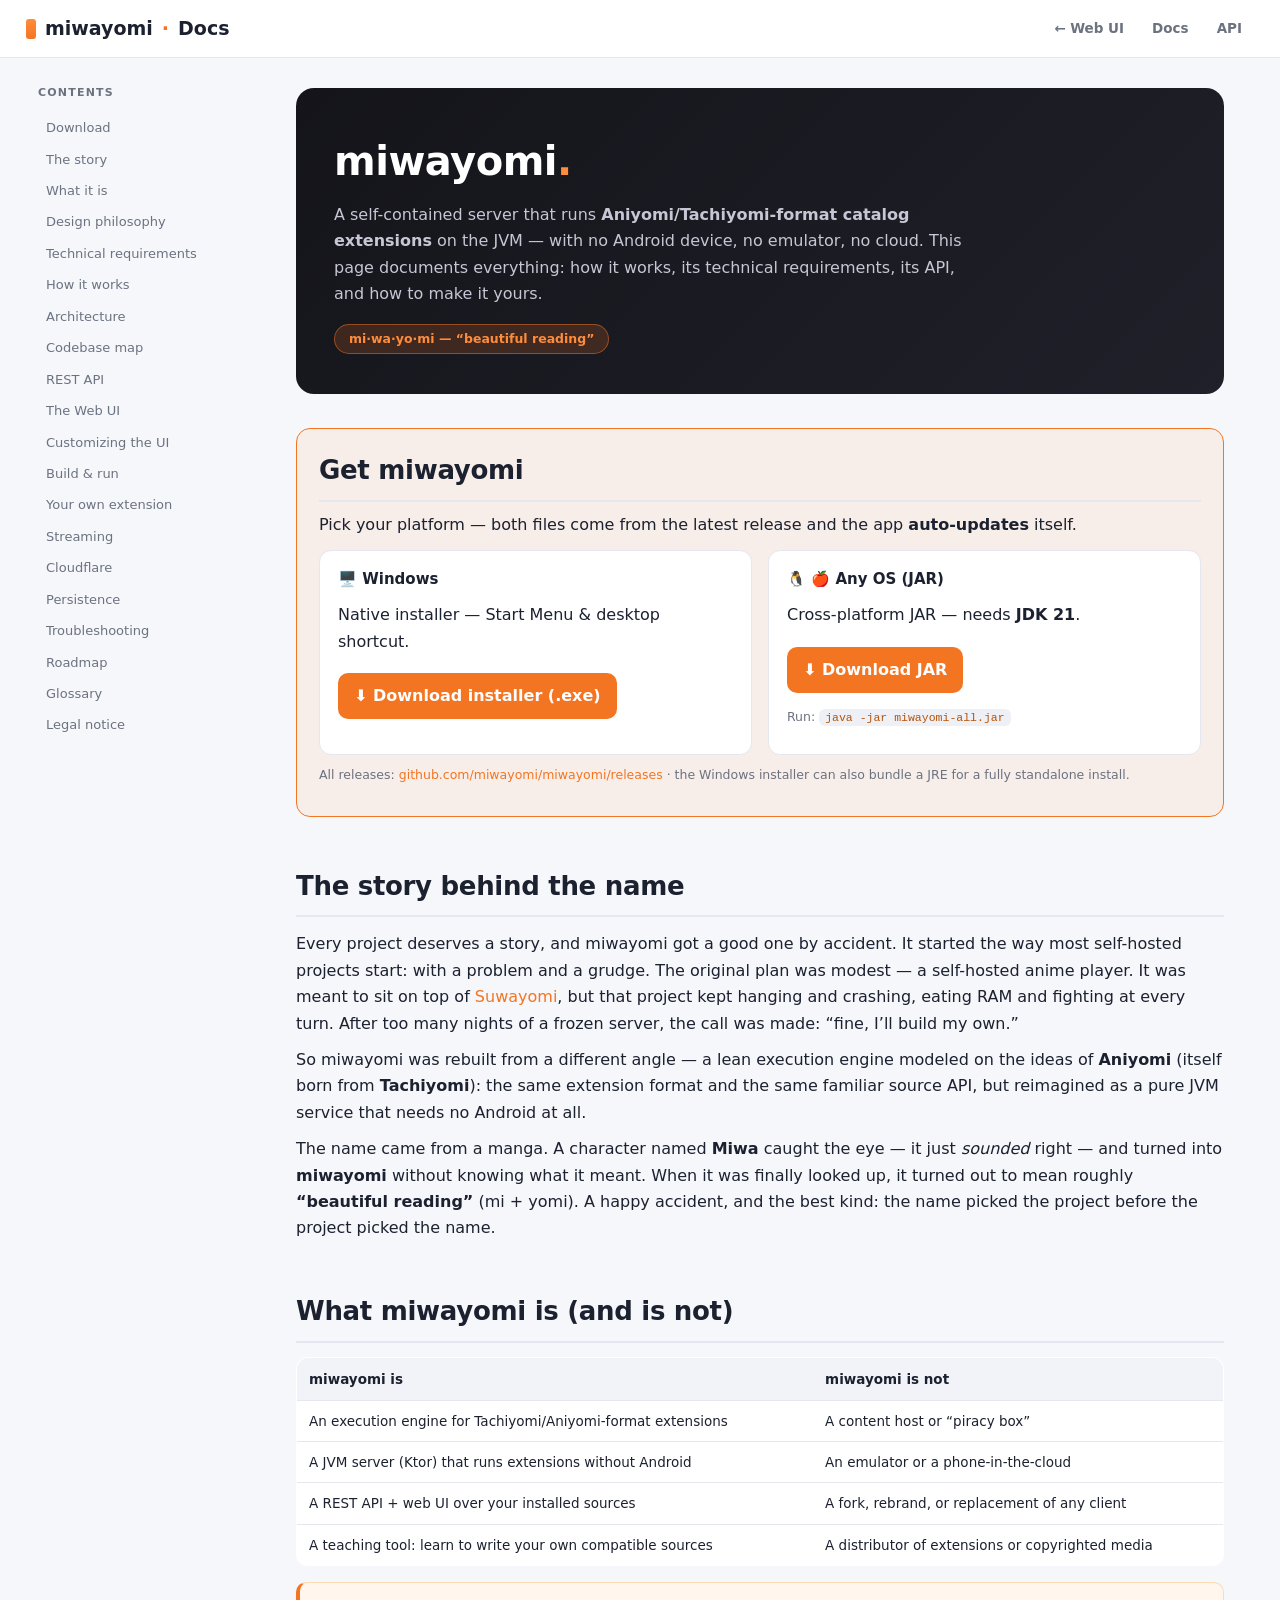
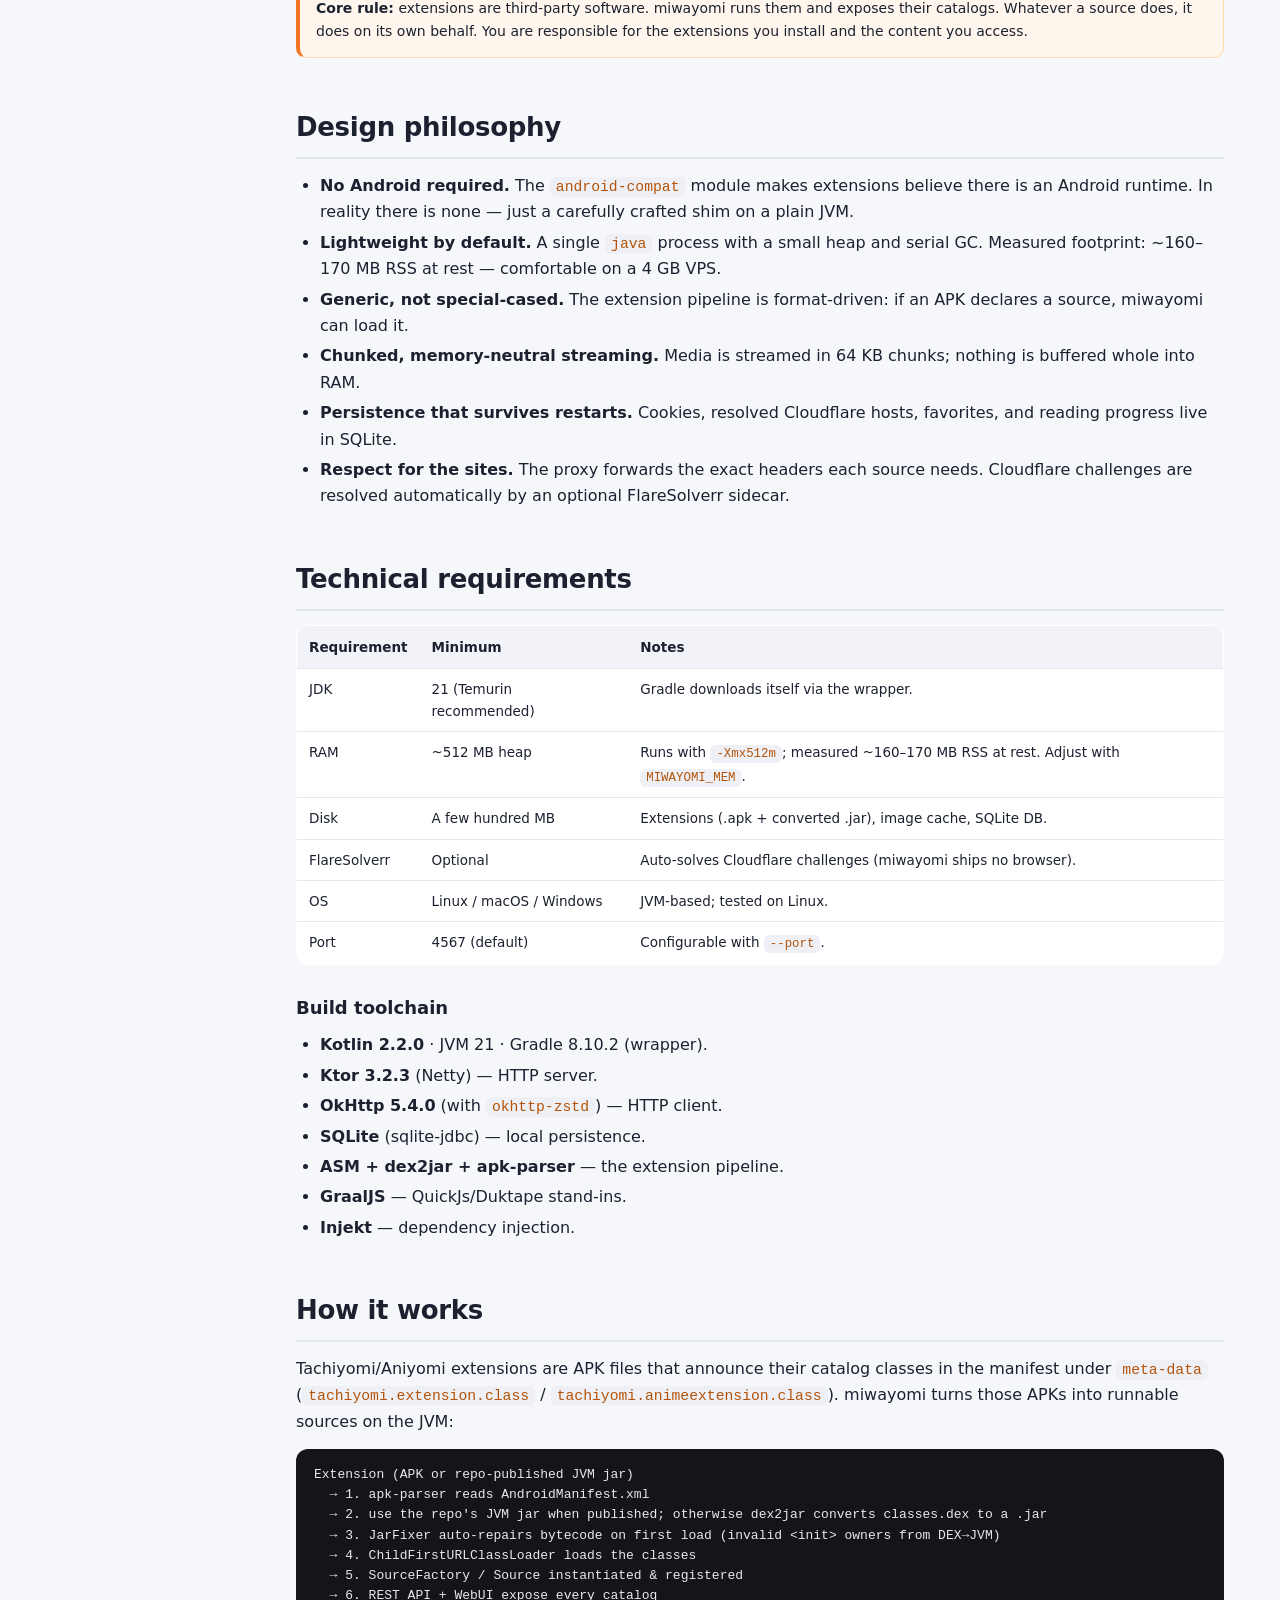
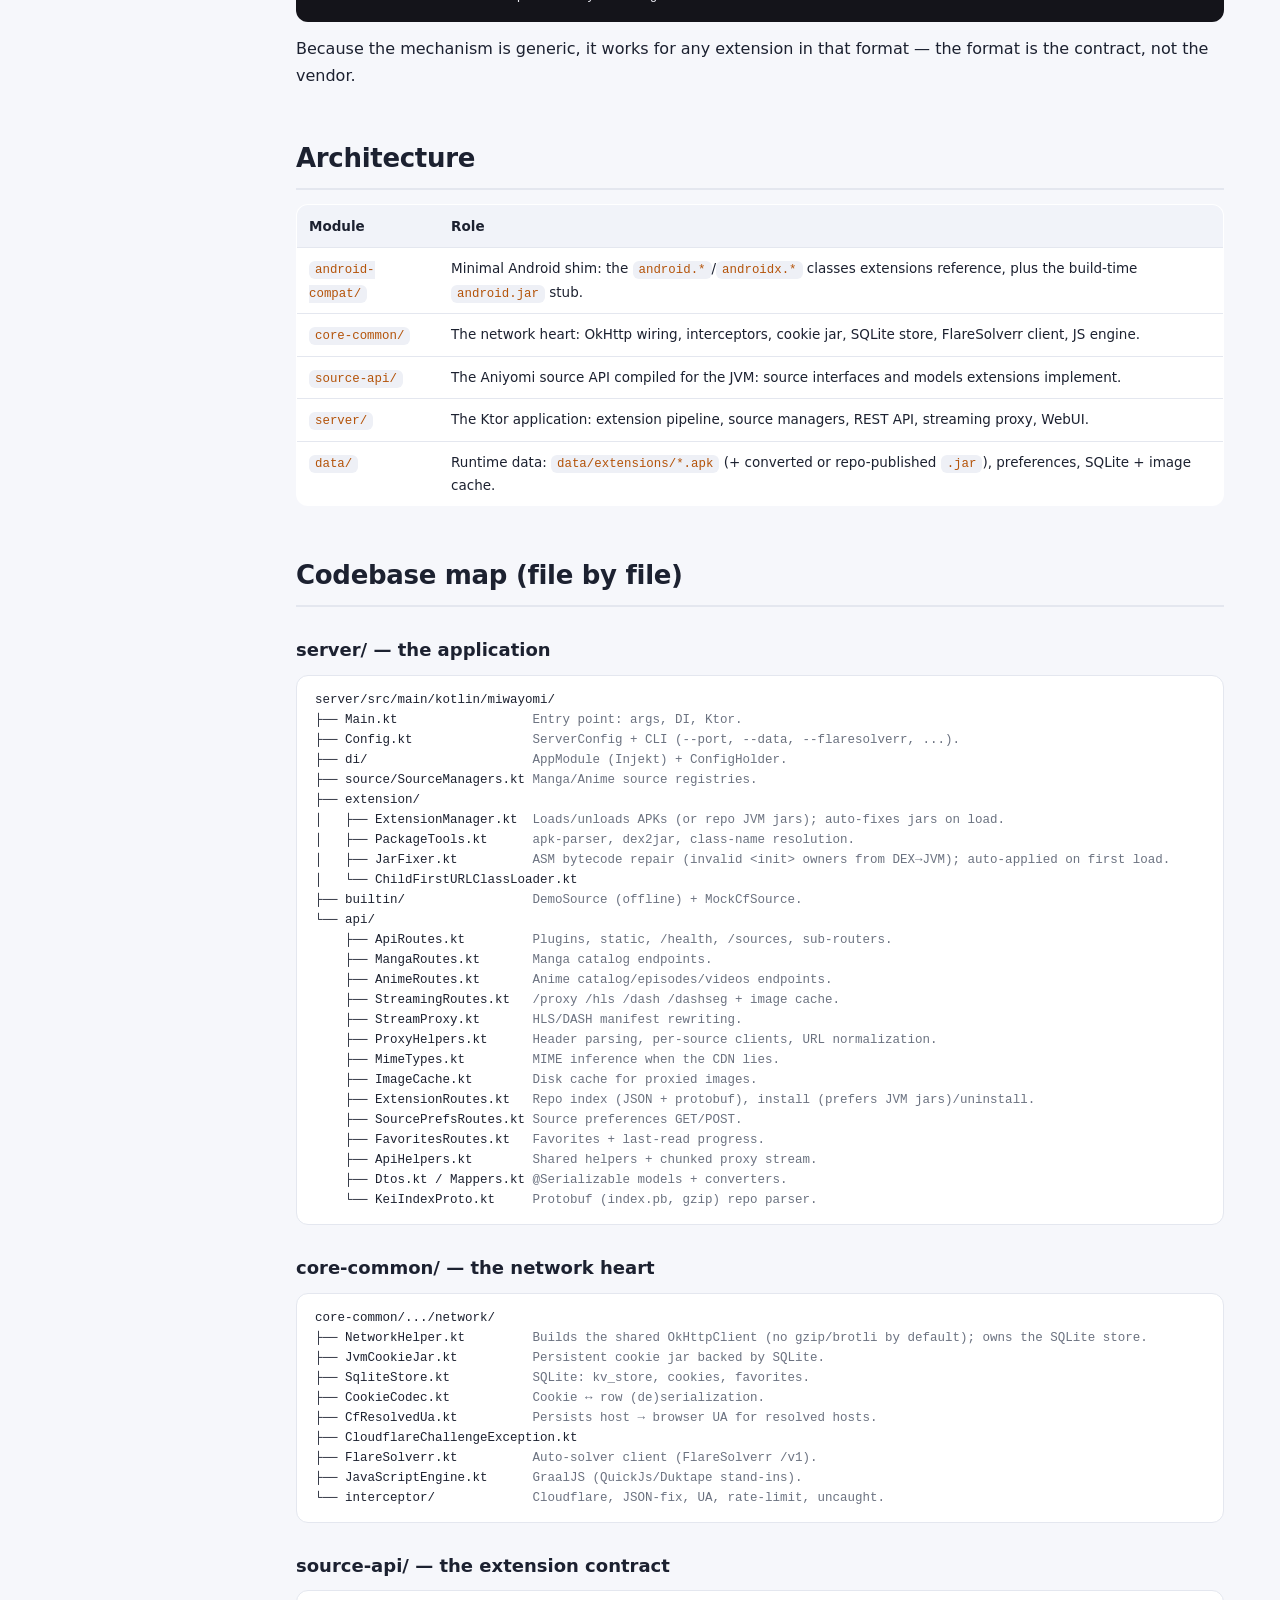
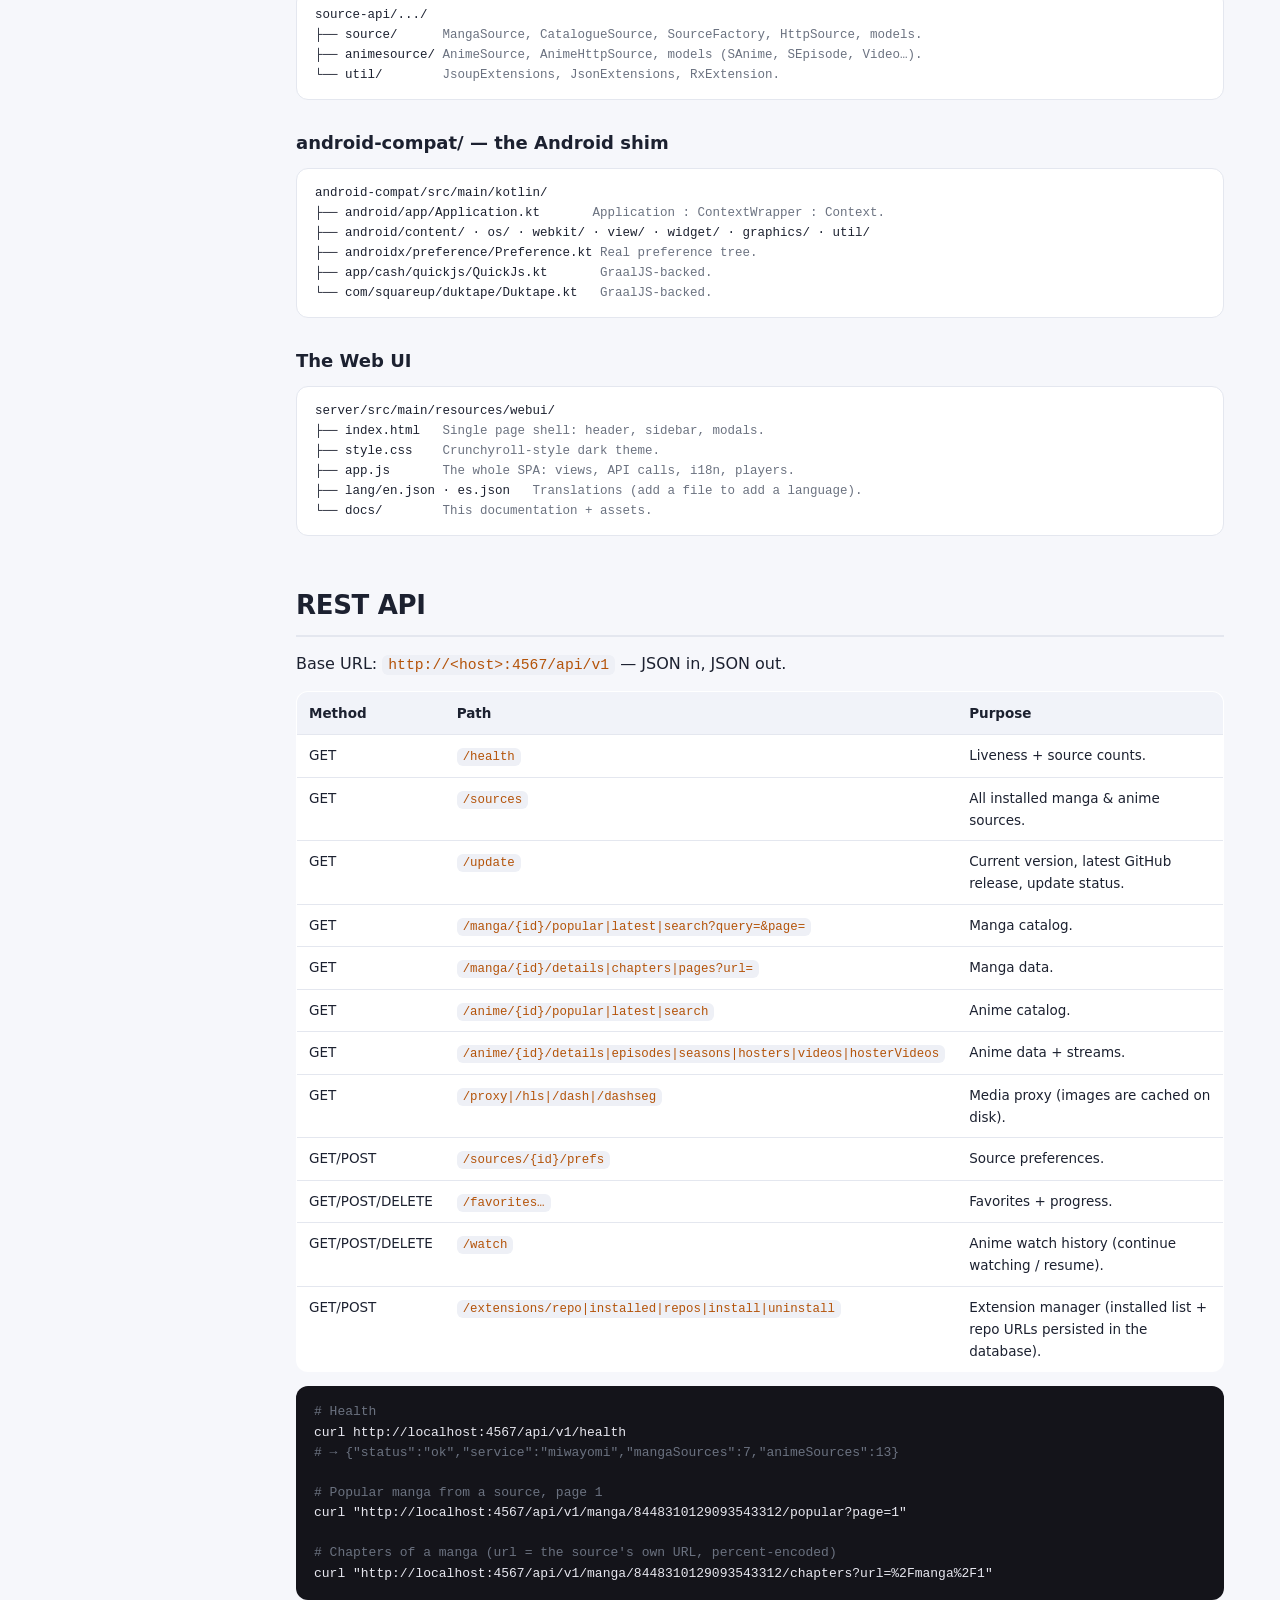
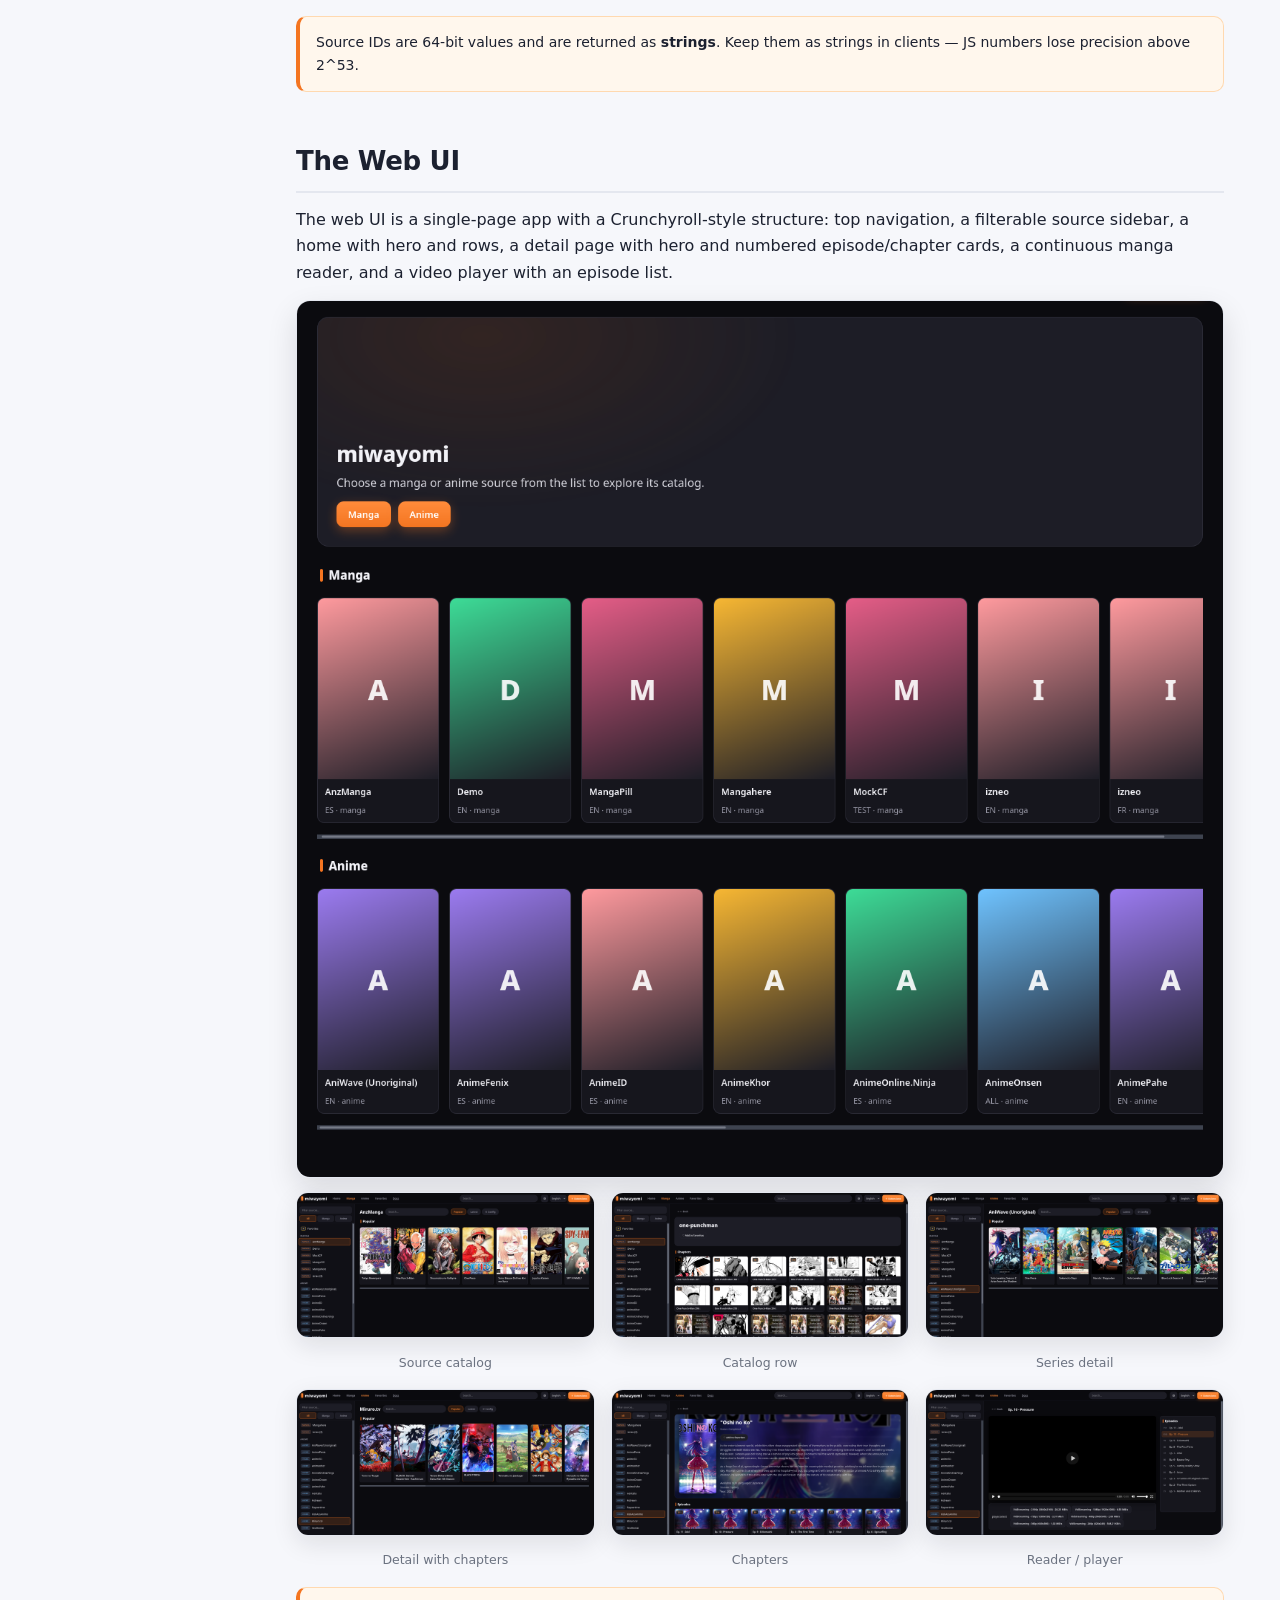
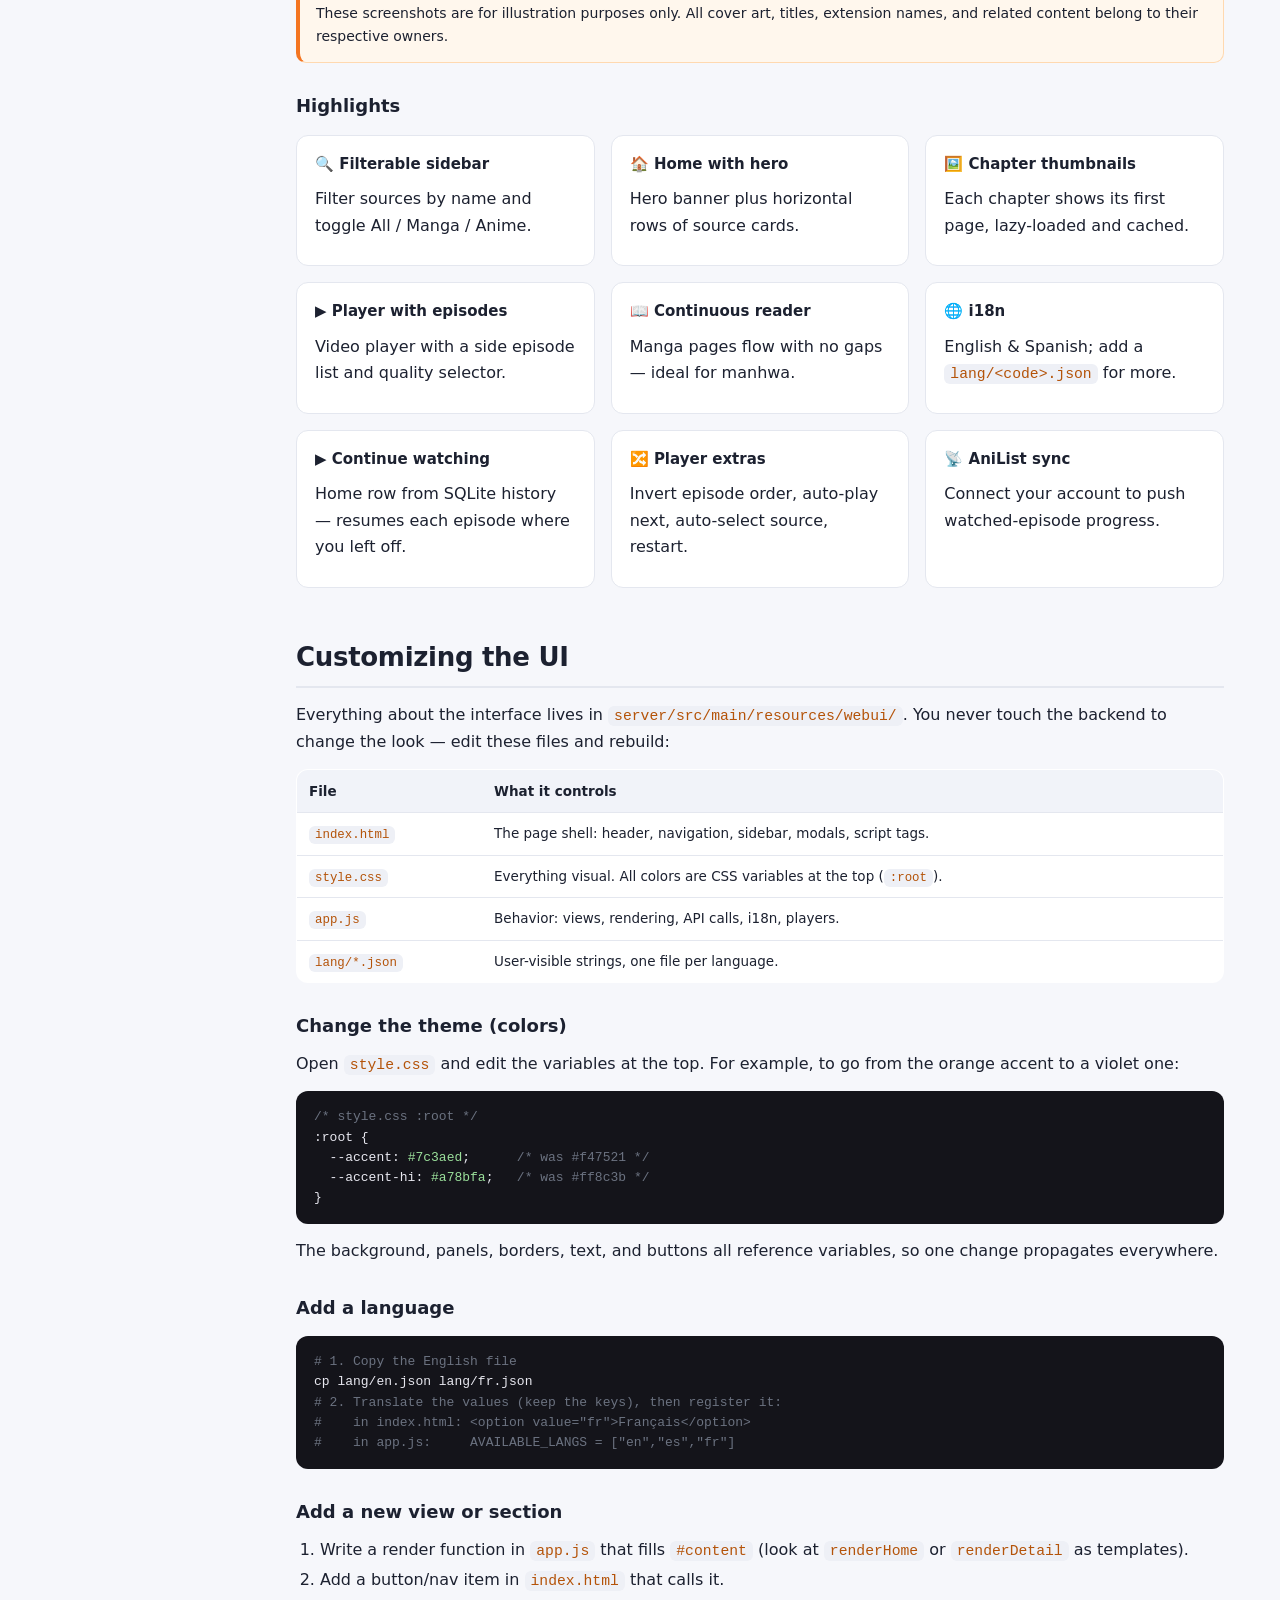
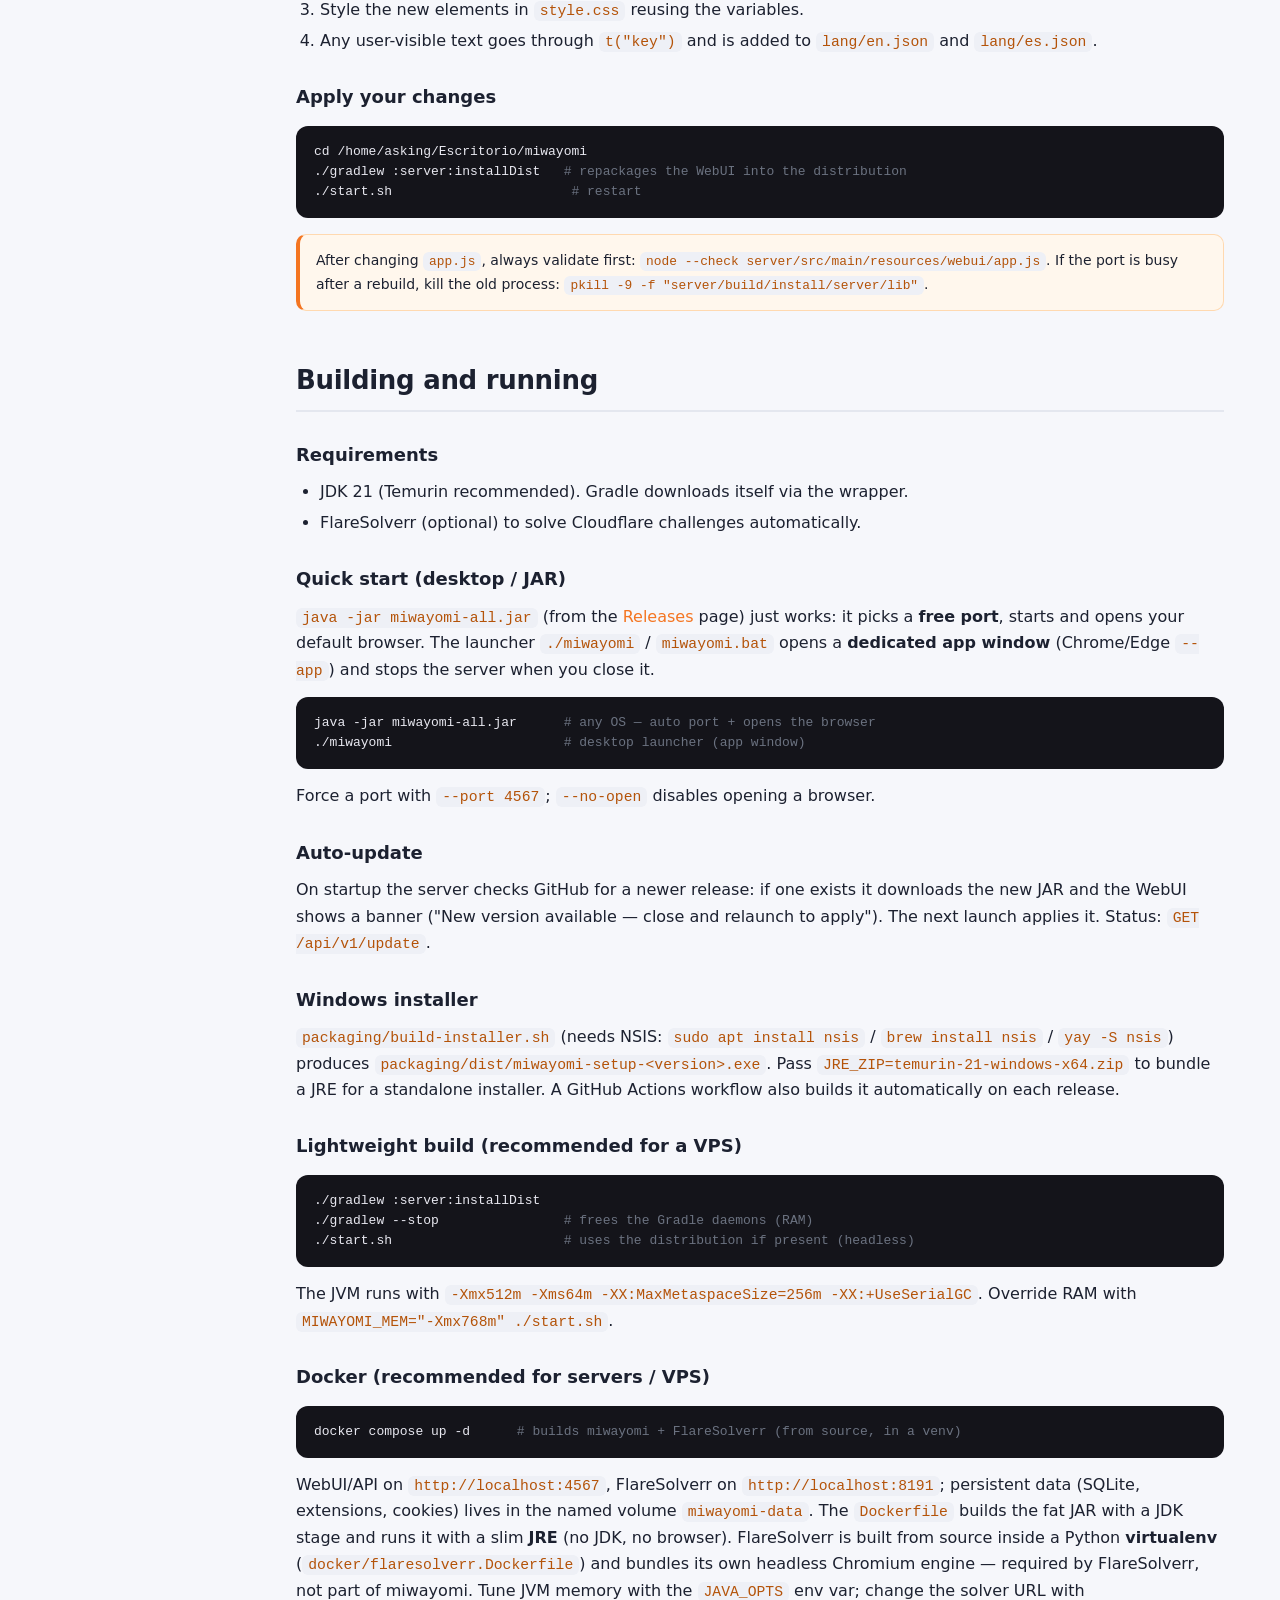
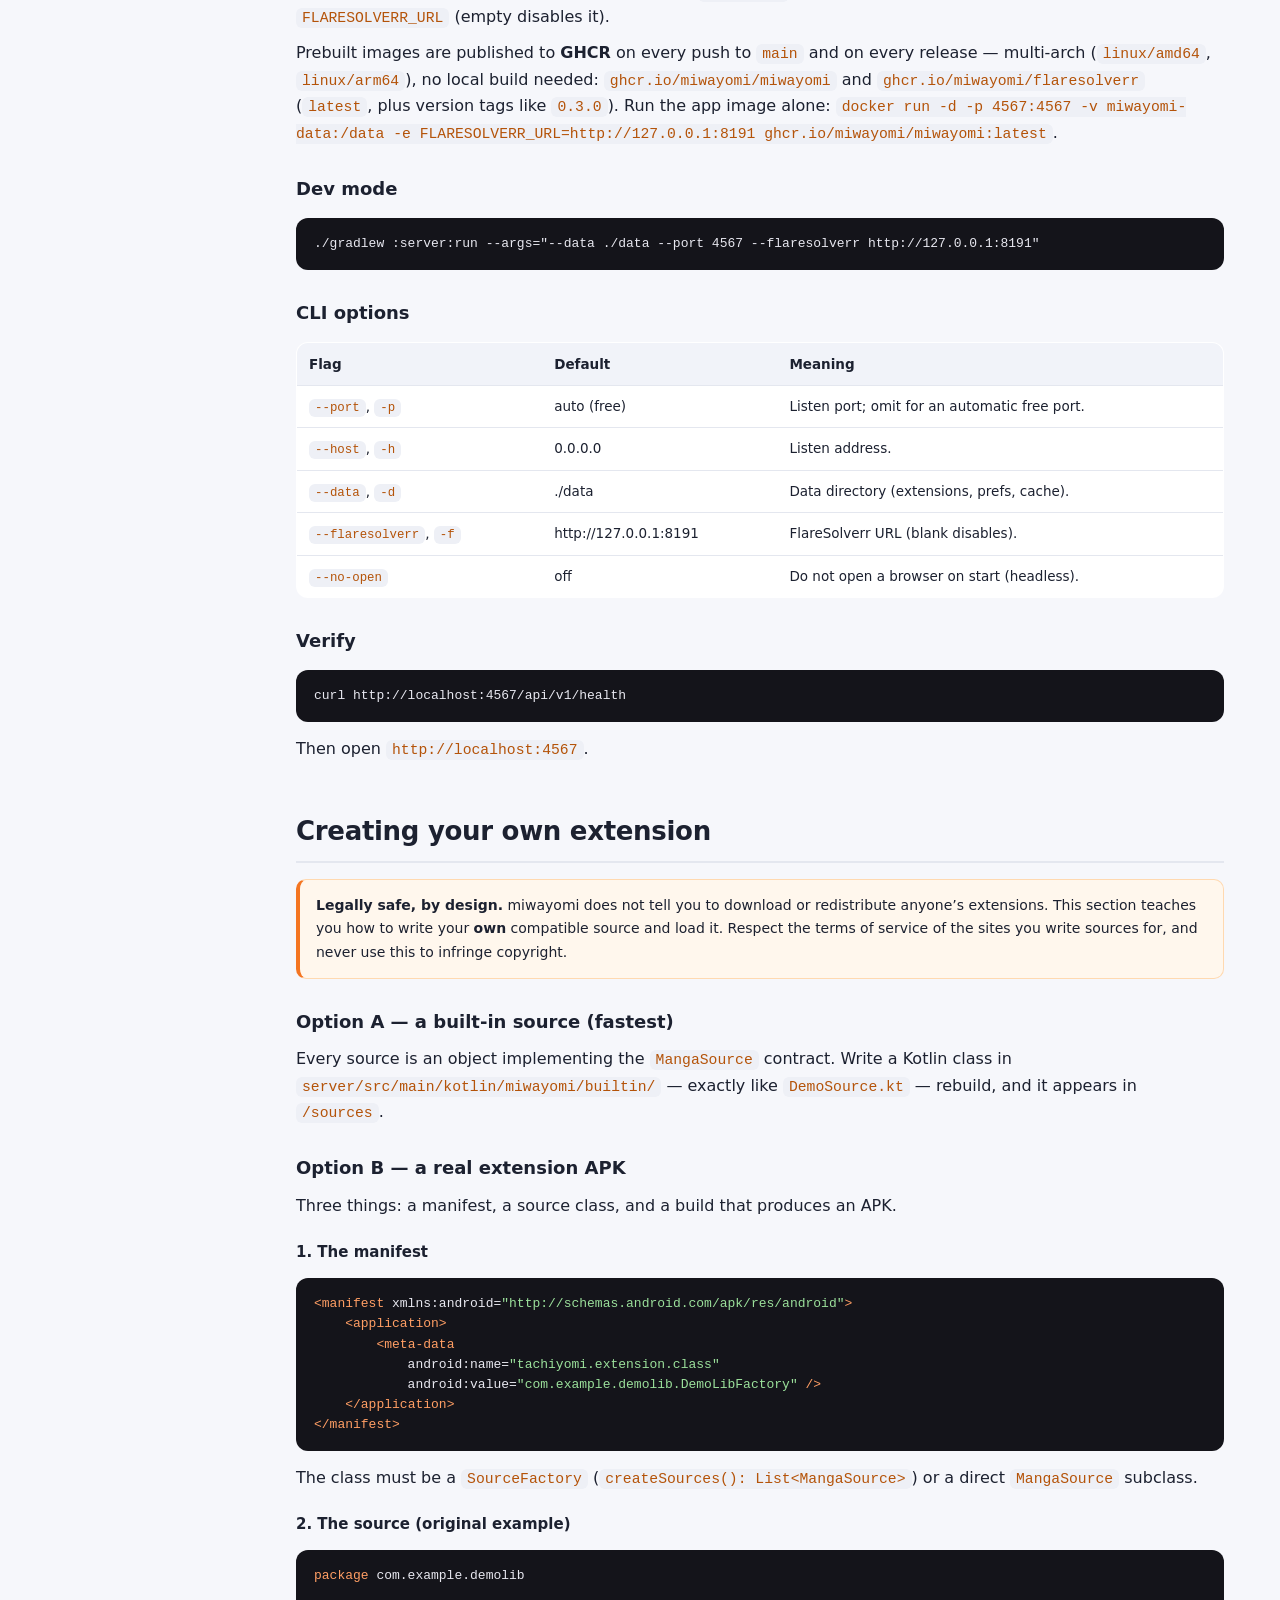
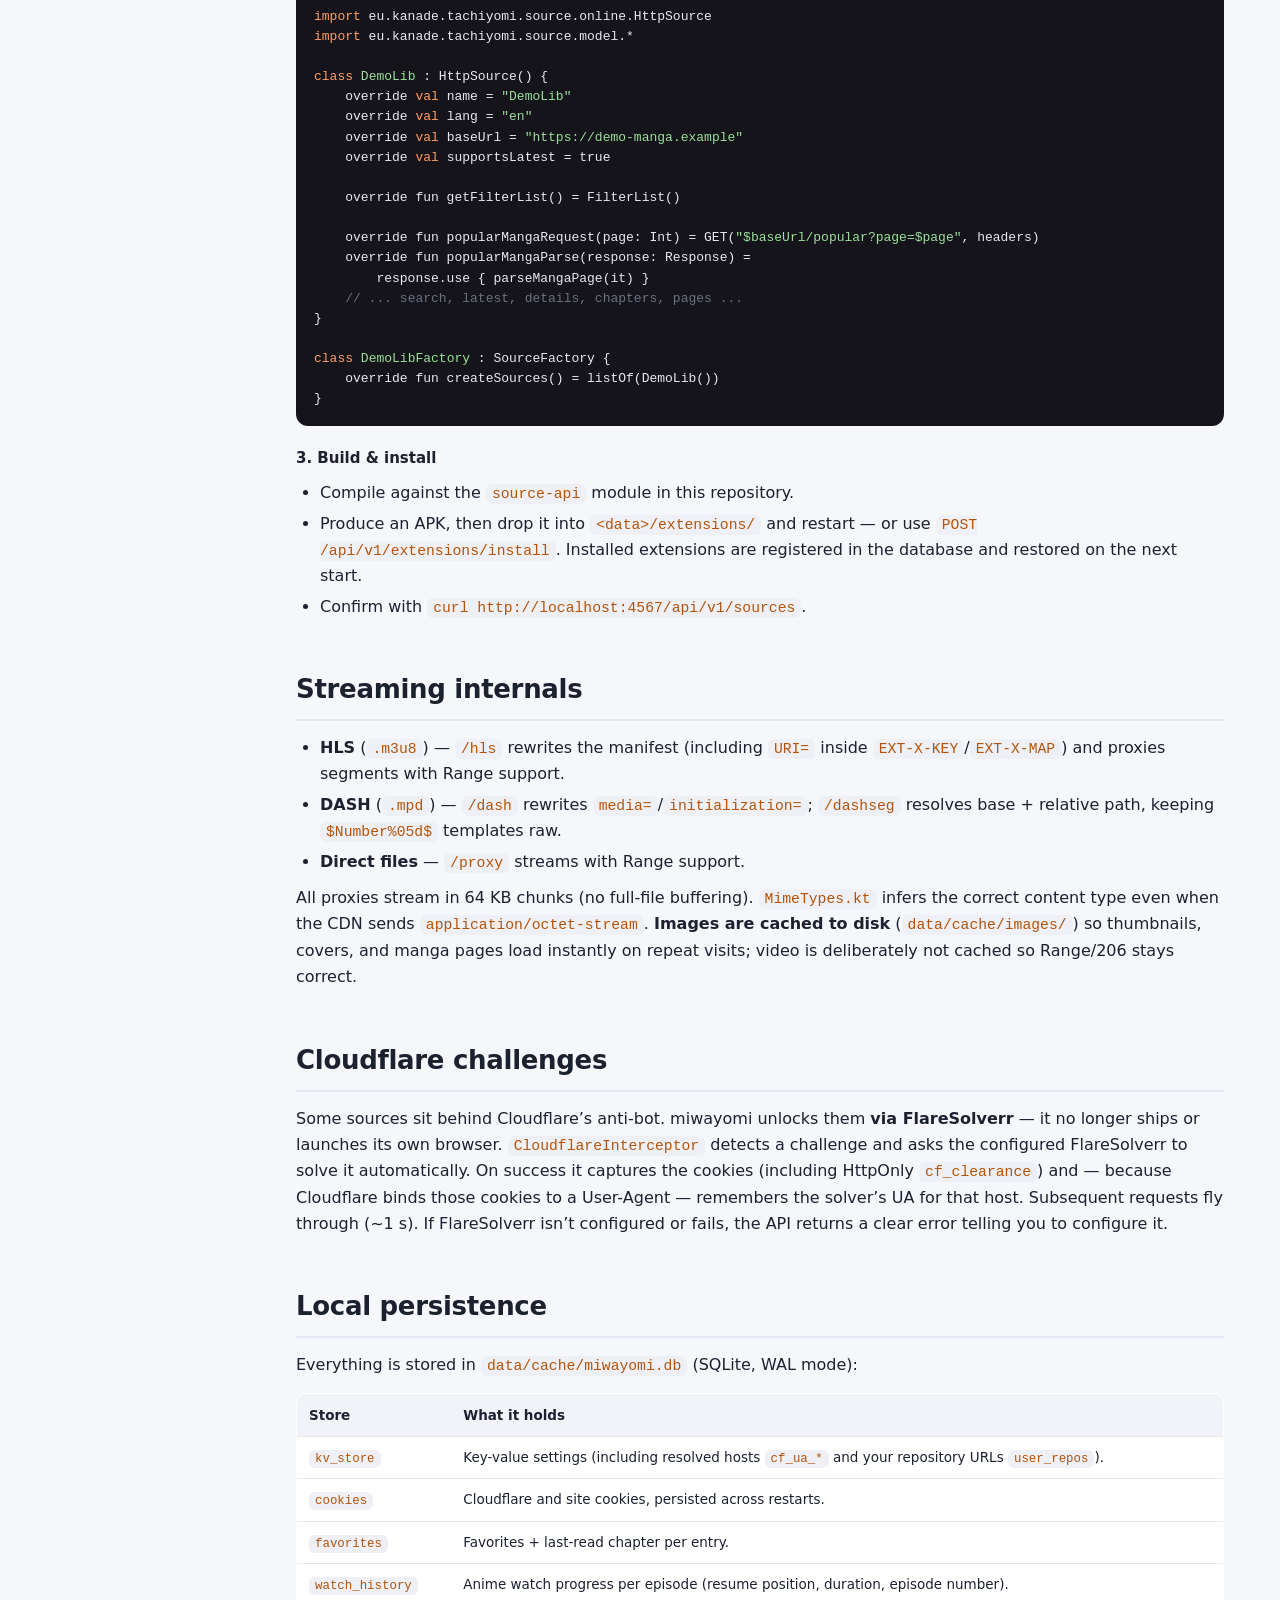
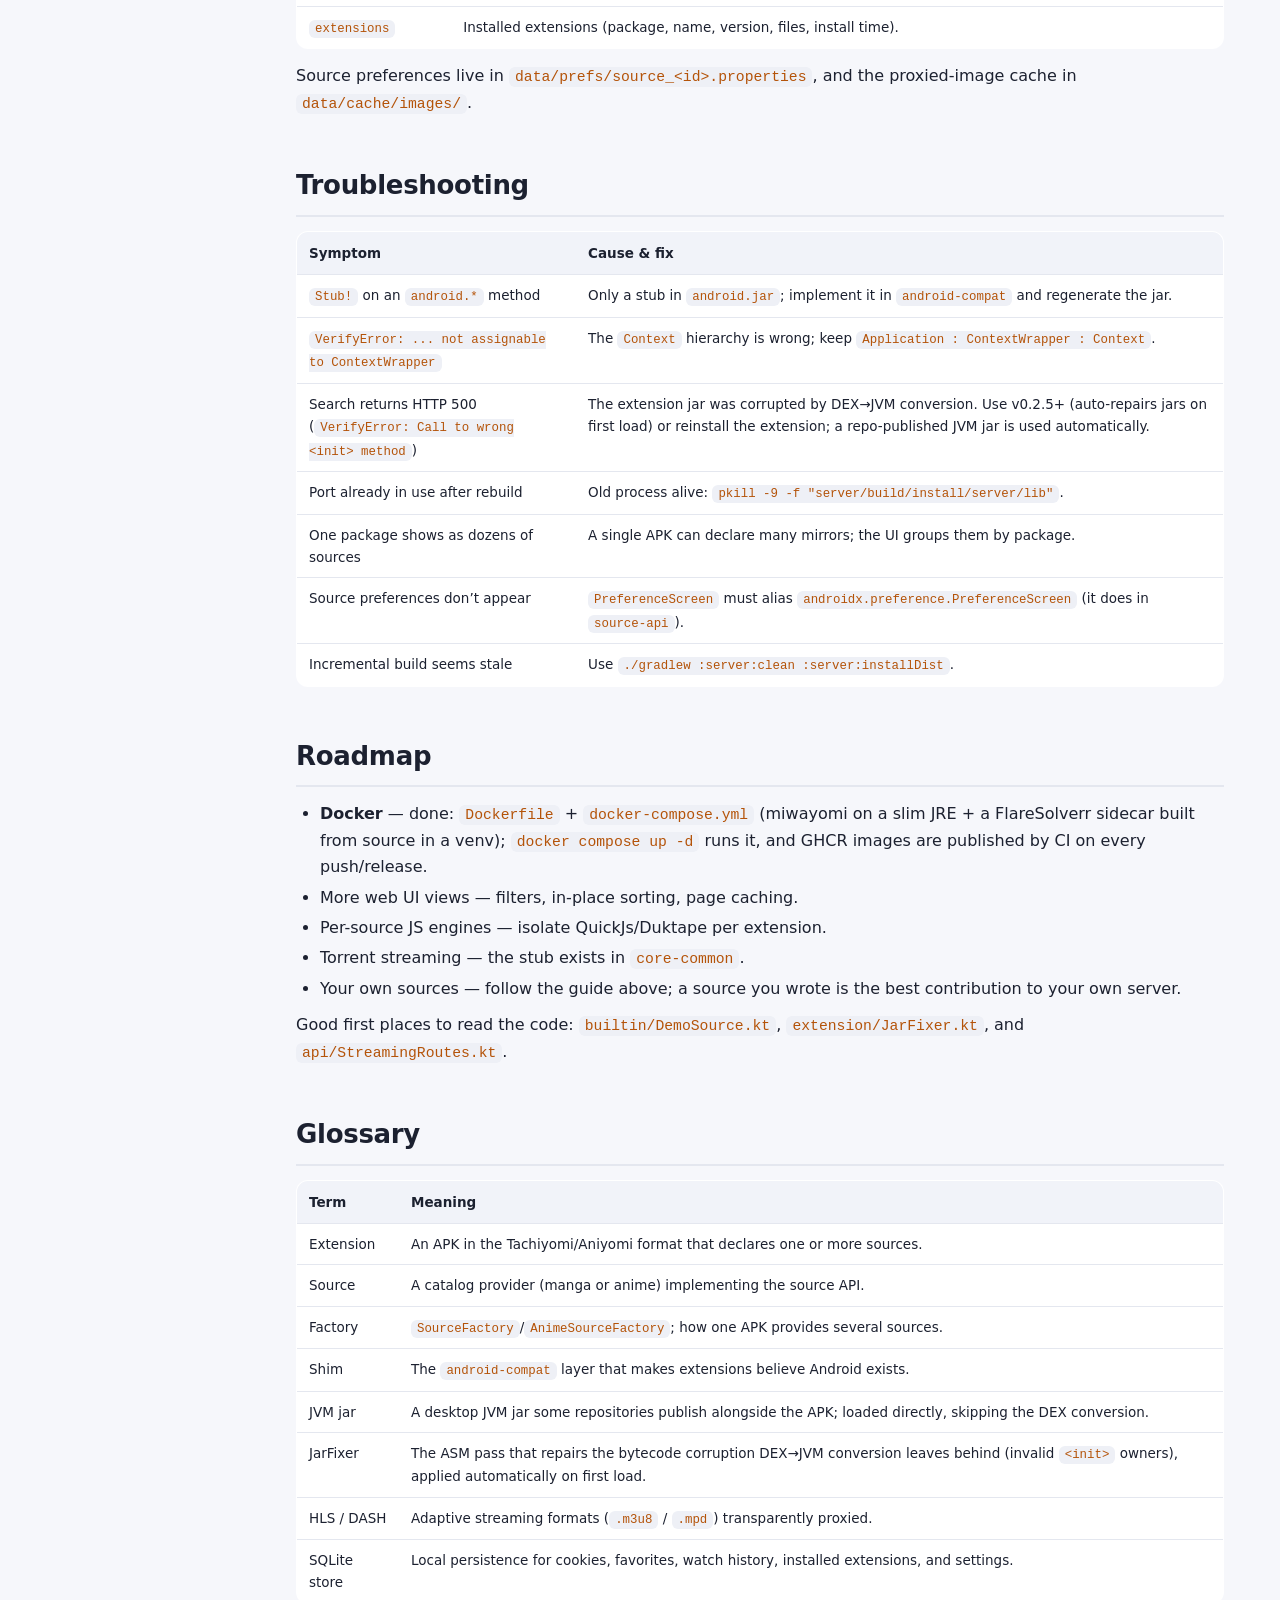
<file: server/src/main/resources/webui/docs.html>
<!DOCTYPE html>
<html lang="en">
<head>
<meta charset="UTF-8">
<meta name="viewport" content="width=device-width, initial-scale=1.0">
<title>miwayomi · Documentation</title>
<style>
  :root {
    --bg: #f6f7fb;
    --panel: #ffffff;
    --border: #e4e7ef;
    --text: #1c2130;
    --muted: #6b7280;
    --accent: #f47521;
    --accent-hi: #ff8c3b;
    --accent-dim: rgba(244,117,33,.08);
    --code-bg: #14141a;
    --code-text: #e8e8f0;
  }
  * { box-sizing: border-box; }
  body {
    margin: 0;
    font-family: system-ui, -apple-system, "Segoe UI", Roboto, sans-serif;
    background: var(--bg);
    color: var(--text);
    line-height: 1.65;
  }
  a { color: var(--accent); text-decoration: none; }
  a:hover { text-decoration: underline; }

  .topbar {
    position: sticky; top: 0; z-index: 20;
    display: flex; align-items: center; gap: 14px;
    padding: 0 26px; height: 58px;
    background: rgba(255,255,255,.92); backdrop-filter: blur(10px);
    border-bottom: 1px solid var(--border);
  }
  .topbar .brand { font-weight: 800; font-size: 19px; display: flex; align-items: center; gap: 9px; }
  .topbar .brand::before { content: ""; width: 10px; height: 20px; border-radius: 3px; background: linear-gradient(180deg, var(--accent-hi), var(--accent)); }
  .topbar .links { margin-left: auto; display: flex; gap: 4px; }
  .topbar .links a { color: var(--muted); font-weight: 600; font-size: 13.5px; padding: 8px 12px; border-radius: 8px; }
  .topbar .links a:hover { color: var(--accent); background: #f4f5fa; text-decoration: none; }

  .wrap { display: flex; max-width: 1240px; margin: 0 auto; }
  .toc {
    width: 240px; min-width: 240px;
    padding: 26px 12px 40px 18px;
    position: sticky; top: 58px; align-self: flex-start;
    height: calc(100vh - 58px); overflow-y: auto;
    font-size: 13px;
  }
  .toc h4 { margin: 0 0 10px; font-size: 11px; text-transform: uppercase; letter-spacing: 1.2px; color: var(--muted); }
  .toc a { display: block; color: var(--muted); padding: 5px 8px; border-radius: 6px; }
  .toc a:hover { color: var(--accent); background: #fff; text-decoration: none; }

  main { flex: 1; min-width: 0; padding: 30px 36px 80px; }
  .hero {
    background: linear-gradient(135deg, #14141a, #20202a);
    color: #fff; border-radius: 18px; padding: 40px 38px; margin-bottom: 34px;
  }
  .hero h1 { margin: 0 0 8px; font-size: 40px; font-weight: 800; letter-spacing: -0.5px; }
  .hero h1 .dot { color: var(--accent-hi); }
  .hero p { margin: 0; color: #c6c6d4; max-width: 640px; }
  .hero .pill { display: inline-block; margin-top: 16px; background: rgba(244,117,33,.18); border: 1px solid rgba(244,117,33,.5); color: var(--accent-hi); border-radius: 20px; padding: 4px 14px; font-size: 12.5px; font-weight: 600; }

  h2 { margin: 48px 0 14px; font-size: 26px; font-weight: 800; letter-spacing: -0.3px; padding-bottom: 8px; border-bottom: 2px solid var(--border); }
  h3 { margin: 28px 0 10px; font-size: 18px; font-weight: 700; }
  h4 { margin: 20px 0 8px; font-size: 15px; font-weight: 700; }
  p { margin: 10px 0; }
  ul, ol { margin: 10px 0; padding-left: 24px; }
  li { margin: 4px 0; }

  .note { background: #fff7ed; border: 1px solid #ffd9b0; border-left: 4px solid var(--accent); border-radius: 10px; padding: 14px 16px; margin: 16px 0; font-size: 14px; }

  table { border-collapse: collapse; width: 100%; margin: 14px 0; background: var(--panel); border: 1px solid var(--border); border-radius: 12px; overflow: hidden; font-size: 13.5px; }
  th { text-align: left; background: #f1f3f9; padding: 10px 12px; font-weight: 700; border-bottom: 1px solid var(--border); }
  td { padding: 9px 12px; border-bottom: 1px solid var(--border); vertical-align: top; }
  tr:last-child td { border-bottom: none; }

  pre { background: var(--code-bg); color: var(--code-text); border-radius: 12px; padding: 16px 18px; overflow-x: auto; font-size: 13px; line-height: 1.55; margin: 14px 0; }
  code { font-family: "SF Mono", ui-monospace, "Cascadia Code", Consolas, monospace; font-size: 0.92em; background: #eef0f6; color: #b45309; padding: 2px 6px; border-radius: 6px; }
  pre code { background: none; color: inherit; padding: 0; }
  pre .c { color: #6b7280; }
  pre .s { color: #9be09b; }
  pre .k { color: #ff9e64; }

  .shot { border: 1px solid var(--border); border-radius: 14px; box-shadow: 0 12px 30px rgba(20,20,26,.12); max-width: 100%; margin: 14px 0; display: block; }
  .shot-row { display: flex; gap: 16px; flex-wrap: wrap; margin: 14px 0; }
  .shot-row figure { flex: 1 1 260px; min-width: 240px; margin: 0; }
  .shot-row img { width: 100%; border: 1px solid var(--border); border-radius: 12px; box-shadow: 0 8px 24px rgba(20,20,26,.1); }
  .shot-row figcaption { font-size: 12.5px; color: var(--muted); text-align: center; margin-top: 6px; }

  .shot, .shot-row img { cursor: zoom-in; }
  .lightbox {
    position: fixed; inset: 0; z-index: 100;
    background: rgba(0, 0, 0, 0.88);
    display: none; align-items: center; justify-content: center;
    padding: 20px;
  }
  .lightbox.open { display: flex; }
  .lightbox img { max-width: 96vw; max-height: 92vh; border-radius: 8px; box-shadow: 0 20px 60px rgba(0, 0, 0, 0.65); }
  .lightbox .lb-close { position: absolute; top: 14px; right: 22px; color: #fff; font-size: 40px; line-height: 1; cursor: pointer; opacity: 0.85; }
  .lightbox .lb-close:hover { opacity: 1; }
  .lightbox .lb-cap { position: absolute; bottom: 16px; left: 0; right: 0; text-align: center; color: #cfd0d8; font-size: 13px; }

  .filetree { background: var(--panel); border: 1px solid var(--border); border-radius: 12px; padding: 14px 18px; font-family: "SF Mono", ui-monospace, Consolas, monospace; font-size: 12.5px; line-height: 1.6; overflow-x: auto; white-space: pre; }
  .filetree .cm { color: var(--muted); }

  .grid2 { display: grid; grid-template-columns: repeat(auto-fit, minmax(280px, 1fr)); gap: 16px; margin: 14px 0; }
  .card2 { background: var(--panel); border: 1px solid var(--border); border-radius: 12px; padding: 16px 18px; }
  .card2 h4 { margin: 0 0 8px; }

  .downloads { margin: 22px 0 8px; padding: 20px 22px; background: var(--accent-dim); border: 1px solid var(--accent); border-radius: 14px; }
  .downloads h2 { margin: 0 0 6px; }
  .downloads .grid2 { margin: 12px 0 0; }
  .btn-dl { display: inline-block; margin: 8px 0 4px; padding: 10px 16px; background: var(--accent); color: #fff; font-weight: 700; border-radius: 10px; text-decoration: none; }
  .btn-dl:hover { filter: brightness(1.1); }
  .hint { color: var(--muted); font-size: 12.5px; }

  @media (max-width: 900px) { .toc { display: none; } main { padding: 20px; } }
</style>
</head>
<body>

<header class="topbar">
  <div class="brand">miwayomi <span style="color:var(--accent)">·</span> Docs</div>
  <nav class="links">
    <a href="/">← Web UI</a>
    <a href="/docs.html">Docs</a>
    <a href="/api/v1/health">API</a>
  </nav>
</header>

<div class="wrap">
  <nav class="toc">
    <h4>Contents</h4>
    <a href="#downloads">Download</a>
    <a href="#story">The story</a>
    <a href="#what">What it is</a>
    <a href="#philosophy">Design philosophy</a>
    <a href="#requirements">Technical requirements</a>
    <a href="#how">How it works</a>
    <a href="#architecture">Architecture</a>
    <a href="#codebase">Codebase map</a>
    <a href="#api">REST API</a>
    <a href="#webui">The Web UI</a>
    <a href="#customizing">Customizing the UI</a>
    <a href="#build">Build &amp; run</a>
    <a href="#extension">Your own extension</a>
    <a href="#streaming">Streaming</a>
    <a href="#cloudflare">Cloudflare</a>
    <a href="#persistence">Persistence</a>
    <a href="#troubleshooting">Troubleshooting</a>
    <a href="#roadmap">Roadmap</a>
    <a href="#glossary">Glossary</a>
    <a href="#legal">Legal notice</a>
  </nav>

  <main>

    <div class="hero">
      <h1>miwayomi<span class="dot">.</span></h1>
      <p>A self-contained server that runs <b>Aniyomi/Tachiyomi-format catalog extensions</b> on the JVM — with no Android device, no emulator, no cloud. This page documents everything: how it works, its technical requirements, its API, and how to make it yours.</p>
      <span class="pill">mi·wa·yo·mi — “beautiful reading”</span>
    </div>

    <div class="downloads" id="downloads">
      <h2>Get miwayomi</h2>
      <p>Pick your platform — both files come from the latest release and the app <b>auto-updates</b> itself.</p>
      <div class="grid2">
        <div class="card2">
          <h4>🖥️ Windows</h4>
          <p>Native installer — Start Menu &amp; desktop shortcut.</p>
          <a class="btn-dl" href="https://github.com/miwayomi/miwayomi/releases/latest/download/miwayomi-setup.exe">⬇ Download installer (.exe)</a>
        </div>
        <div class="card2">
          <h4>🐧 🍎 Any OS (JAR)</h4>
          <p>Cross-platform JAR — needs <b>JDK 21</b>.</p>
          <a class="btn-dl" href="https://github.com/miwayomi/miwayomi/releases/latest/download/miwayomi-all.jar">⬇ Download JAR</a>
          <p class="hint">Run: <code>java -jar miwayomi-all.jar</code></p>
        </div>
      </div>
      <p class="hint">All releases: <a href="https://github.com/miwayomi/miwayomi/releases">github.com/miwayomi/miwayomi/releases</a> · the Windows installer can also bundle a JRE for a fully standalone install.</p>
    </div>

    <h2 id="story">The story behind the name</h2>
    <p>Every project deserves a story, and miwayomi got a good one by accident. It started the way most self-hosted projects start: with a problem and a grudge. The original plan was modest — a self-hosted anime player. It was meant to sit on top of <a href="https://github.com/Suwayomi">Suwayomi</a>, but that project kept hanging and crashing, eating RAM and fighting at every turn. After too many nights of a frozen server, the call was made: “fine, I’ll build my own.”</p>
    <p>So miwayomi was rebuilt from a different angle — a lean execution engine modeled on the ideas of <b>Aniyomi</b> (itself born from <b>Tachiyomi</b>): the same extension format and the same familiar source API, but reimagined as a pure JVM service that needs no Android at all.</p>
    <p>The name came from a manga. A character named <b>Miwa</b> caught the eye — it just <i>sounded</i> right — and turned into <b>miwayomi</b> without knowing what it meant. When it was finally looked up, it turned out to mean roughly <b>“beautiful reading”</b> (mi + yomi). A happy accident, and the best kind: the name picked the project before the project picked the name.</p>

    <h2 id="what">What miwayomi is (and is not)</h2>
    <table>
      <tr><th>miwayomi is</th><th>miwayomi is not</th></tr>
      <tr><td>An execution engine for Tachiyomi/Aniyomi-format extensions</td><td>A content host or “piracy box”</td></tr>
      <tr><td>A JVM server (Ktor) that runs extensions without Android</td><td>An emulator or a phone-in-the-cloud</td></tr>
      <tr><td>A REST API + web UI over your installed sources</td><td>A fork, rebrand, or replacement of any client</td></tr>
      <tr><td>A teaching tool: learn to write your own compatible sources</td><td>A distributor of extensions or copyrighted media</td></tr>
    </table>
    <div class="note"><b>Core rule:</b> extensions are third-party software. miwayomi runs them and exposes their catalogs. Whatever a source does, it does on its own behalf. You are responsible for the extensions you install and the content you access.</div>

    <h2 id="philosophy">Design philosophy</h2>
    <ul>
      <li><b>No Android required.</b> The <code>android-compat</code> module makes extensions believe there is an Android runtime. In reality there is none — just a carefully crafted shim on a plain JVM.</li>
      <li><b>Lightweight by default.</b> A single <code>java</code> process with a small heap and serial GC. Measured footprint: ~160–170 MB RSS at rest — comfortable on a 4 GB VPS.</li>
      <li><b>Generic, not special-cased.</b> The extension pipeline is format-driven: if an APK declares a source, miwayomi can load it.</li>
      <li><b>Chunked, memory-neutral streaming.</b> Media is streamed in 64 KB chunks; nothing is buffered whole into RAM.</li>
      <li><b>Persistence that survives restarts.</b> Cookies, resolved Cloudflare hosts, favorites, and reading progress live in SQLite.</li>
      <li><b>Respect for the sites.</b> The proxy forwards the exact headers each source needs. Cloudflare challenges are resolved automatically by an optional FlareSolverr sidecar.</li>
    </ul>

    <h2 id="requirements">Technical requirements</h2>
    <table>
      <tr><th>Requirement</th><th>Minimum</th><th>Notes</th></tr>
      <tr><td>JDK</td><td>21 (Temurin recommended)</td><td>Gradle downloads itself via the wrapper.</td></tr>
      <tr><td>RAM</td><td>~512 MB heap</td><td>Runs with <code>-Xmx512m</code>; measured ~160–170 MB RSS at rest. Adjust with <code>MIWAYOMI_MEM</code>.</td></tr>
      <tr><td>Disk</td><td>A few hundred MB</td><td>Extensions (.apk + converted .jar), image cache, SQLite DB.</td></tr>
      <tr><td>FlareSolverr</td><td>Optional</td><td>Auto-solves Cloudflare challenges (miwayomi ships no browser).</td></tr>
      <tr><td>OS</td><td>Linux / macOS / Windows</td><td>JVM-based; tested on Linux.</td></tr>
      <tr><td>Port</td><td>4567 (default)</td><td>Configurable with <code>--port</code>.</td></tr>
    </table>
    <h3>Build toolchain</h3>
    <ul>
      <li><b>Kotlin 2.2.0</b> · JVM 21 · Gradle 8.10.2 (wrapper).</li>
      <li><b>Ktor 3.2.3</b> (Netty) — HTTP server.</li>
      <li><b>OkHttp 5.4.0</b> (with <code>okhttp-zstd</code>) — HTTP client.</li>
      <li><b>SQLite</b> (sqlite-jdbc) — local persistence.</li>
      <li><b>ASM + dex2jar + apk-parser</b> — the extension pipeline.</li>
      <li><b>GraalJS</b> — QuickJs/Duktape stand-ins.</li>
      <li><b>Injekt</b> — dependency injection.</li>
    </ul>

    <h2 id="how">How it works</h2>
    <p>Tachiyomi/Aniyomi extensions are APK files that announce their catalog classes in the manifest under <code>meta-data</code> (<code>tachiyomi.extension.class</code> / <code>tachiyomi.animeextension.class</code>). miwayomi turns those APKs into runnable sources on the JVM:</p>
    <pre>Extension (APK or repo-published JVM jar)
  → 1. apk-parser reads AndroidManifest.xml
  → 2. use the repo's JVM jar when published; otherwise dex2jar converts classes.dex to a .jar
  → 3. JarFixer auto-repairs bytecode on first load (invalid &lt;init&gt; owners from DEX→JVM)
  → 4. ChildFirstURLClassLoader loads the classes
  → 5. SourceFactory / Source instantiated &amp; registered
  → 6. REST API + WebUI expose every catalog</pre>
    <p>Because the mechanism is generic, it works for any extension in that format — the format is the contract, not the vendor.</p>

    <h2 id="architecture">Architecture</h2>
    <table>
      <tr><th>Module</th><th>Role</th></tr>
      <tr><td><code>android-compat/</code></td><td>Minimal Android shim: the <code>android.*</code>/<code>androidx.*</code> classes extensions reference, plus the build-time <code>android.jar</code> stub.</td></tr>
      <tr><td><code>core-common/</code></td><td>The network heart: OkHttp wiring, interceptors, cookie jar, SQLite store, FlareSolverr client, JS engine.</td></tr>
      <tr><td><code>source-api/</code></td><td>The Aniyomi source API compiled for the JVM: source interfaces and models extensions implement.</td></tr>
      <tr><td><code>server/</code></td><td>The Ktor application: extension pipeline, source managers, REST API, streaming proxy, WebUI.</td></tr>
      <tr><td><code>data/</code></td><td>Runtime data: <code>data/extensions/*.apk</code> (+ converted or repo-published <code>.jar</code>), preferences, SQLite + image cache.</td></tr>
    </table>

    <h2 id="codebase">Codebase map (file by file)</h2>
    <h3>server/ — the application</h3>
    <div class="filetree">server/src/main/kotlin/miwayomi/
├── Main.kt                  <span class="cm">Entry point: args, DI, Ktor.</span>
├── Config.kt                <span class="cm">ServerConfig + CLI (--port, --data, --flaresolverr, ...).</span>
├── di/                      <span class="cm">AppModule (Injekt) + ConfigHolder.</span>
├── source/SourceManagers.kt <span class="cm">Manga/Anime source registries.</span>
├── extension/
│   ├── ExtensionManager.kt  <span class="cm">Loads/unloads APKs (or repo JVM jars); auto-fixes jars on load.</span>
│   ├── PackageTools.kt      <span class="cm">apk-parser, dex2jar, class-name resolution.</span>
│   ├── JarFixer.kt          <span class="cm">ASM bytecode repair (invalid &lt;init&gt; owners from DEX→JVM); auto-applied on first load.</span>
│   └── ChildFirstURLClassLoader.kt
├── builtin/                 <span class="cm">DemoSource (offline) + MockCfSource.</span>
└── api/
    ├── ApiRoutes.kt         <span class="cm">Plugins, static, /health, /sources, sub-routers.</span>
    ├── MangaRoutes.kt       <span class="cm">Manga catalog endpoints.</span>
    ├── AnimeRoutes.kt       <span class="cm">Anime catalog/episodes/videos endpoints.</span>
    ├── StreamingRoutes.kt   <span class="cm">/proxy /hls /dash /dashseg + image cache.</span>
    ├── StreamProxy.kt       <span class="cm">HLS/DASH manifest rewriting.</span>
    ├── ProxyHelpers.kt      <span class="cm">Header parsing, per-source clients, URL normalization.</span>
    ├── MimeTypes.kt         <span class="cm">MIME inference when the CDN lies.</span>
    ├── ImageCache.kt        <span class="cm">Disk cache for proxied images.</span>
    ├── ExtensionRoutes.kt   <span class="cm">Repo index (JSON + protobuf), install (prefers JVM jars)/uninstall.</span>
    ├── SourcePrefsRoutes.kt <span class="cm">Source preferences GET/POST.</span>
    ├── FavoritesRoutes.kt   <span class="cm">Favorites + last-read progress.</span>
    ├── ApiHelpers.kt        <span class="cm">Shared helpers + chunked proxy stream.</span>
    ├── Dtos.kt / Mappers.kt <span class="cm">@Serializable models + converters.</span>
    └── KeiIndexProto.kt     <span class="cm">Protobuf (index.pb, gzip) repo parser.</span></div>

    <h3>core-common/ — the network heart</h3>
    <div class="filetree">core-common/.../network/
├── NetworkHelper.kt         <span class="cm">Builds the shared OkHttpClient (no gzip/brotli by default); owns the SQLite store.</span>
├── JvmCookieJar.kt          <span class="cm">Persistent cookie jar backed by SQLite.</span>
├── SqliteStore.kt           <span class="cm">SQLite: kv_store, cookies, favorites.</span>
├── CookieCodec.kt           <span class="cm">Cookie ↔ row (de)serialization.</span>
├── CfResolvedUa.kt          <span class="cm">Persists host → browser UA for resolved hosts.</span>
├── CloudflareChallengeException.kt
├── FlareSolverr.kt          <span class="cm">Auto-solver client (FlareSolverr /v1).</span>
├── JavaScriptEngine.kt      <span class="cm">GraalJS (QuickJs/Duktape stand-ins).</span>
└── interceptor/             <span class="cm">Cloudflare, JSON-fix, UA, rate-limit, uncaught.</span></div>

    <h3>source-api/ — the extension contract</h3>
    <div class="filetree">source-api/.../
├── source/      <span class="cm">MangaSource, CatalogueSource, SourceFactory, HttpSource, models.</span>
├── animesource/ <span class="cm">AnimeSource, AnimeHttpSource, models (SAnime, SEpisode, Video…).</span>
└── util/        <span class="cm">JsoupExtensions, JsonExtensions, RxExtension.</span></div>

    <h3>android-compat/ — the Android shim</h3>
    <div class="filetree">android-compat/src/main/kotlin/
├── android/app/Application.kt       <span class="cm">Application : ContextWrapper : Context.</span>
├── android/content/ · os/ · webkit/ · view/ · widget/ · graphics/ · util/
├── androidx/preference/Preference.kt <span class="cm">Real preference tree.</span>
├── app/cash/quickjs/QuickJs.kt       <span class="cm">GraalJS-backed.</span>
└── com/squareup/duktape/Duktape.kt   <span class="cm">GraalJS-backed.</span></div>

    <h3>The Web UI</h3>
    <div class="filetree">server/src/main/resources/webui/
├── index.html   <span class="cm">Single page shell: header, sidebar, modals.</span>
├── style.css    <span class="cm">Crunchyroll-style dark theme.</span>
├── app.js       <span class="cm">The whole SPA: views, API calls, i18n, players.</span>
├── lang/en.json · es.json   <span class="cm">Translations (add a file to add a language).</span>
└── docs/        <span class="cm">This documentation + assets.</span></div>

    <h2 id="api">REST API</h2>
    <p>Base URL: <code>http://&lt;host&gt;:4567/api/v1</code> — JSON in, JSON out.</p>
    <table>
      <tr><th>Method</th><th>Path</th><th>Purpose</th></tr>
      <tr><td>GET</td><td><code>/health</code></td><td>Liveness + source counts.</td></tr>
      <tr><td>GET</td><td><code>/sources</code></td><td>All installed manga &amp; anime sources.</td></tr>
      <tr><td>GET</td><td><code>/update</code></td><td>Current version, latest GitHub release, update status.</td></tr>
      <tr><td>GET</td><td><code>/manga/{id}/popular|latest|search?query=&amp;page=</code></td><td>Manga catalog.</td></tr>
      <tr><td>GET</td><td><code>/manga/{id}/details|chapters|pages?url=</code></td><td>Manga data.</td></tr>
      <tr><td>GET</td><td><code>/anime/{id}/popular|latest|search</code></td><td>Anime catalog.</td></tr>
      <tr><td>GET</td><td><code>/anime/{id}/details|episodes|seasons|hosters|videos|hosterVideos</code></td><td>Anime data + streams.</td></tr>
      <tr><td>GET</td><td><code>/proxy|/hls|/dash|/dashseg</code></td><td>Media proxy (images are cached on disk).</td></tr>
      <tr><td>GET/POST</td><td><code>/sources/{id}/prefs</code></td><td>Source preferences.</td></tr>
      <tr><td>GET/POST/DELETE</td><td><code>/favorites…</code></td><td>Favorites + progress.</td></tr>
      <tr><td>GET/POST/DELETE</td><td><code>/watch</code></td><td>Anime watch history (continue watching / resume).</td></tr>
      <tr><td>GET/POST</td><td><code>/extensions/repo|installed|repos|install|uninstall</code></td><td>Extension manager (installed list + repo URLs persisted in the database).</td></tr>
    </table>
    <pre><span class="c"># Health</span>
curl http://localhost:4567/api/v1/health
<span class="c"># → {"status":"ok","service":"miwayomi","mangaSources":7,"animeSources":13}</span>

<span class="c"># Popular manga from a source, page 1</span>
curl "http://localhost:4567/api/v1/manga/8448310129093543312/popular?page=1"

<span class="c"># Chapters of a manga (url = the source's own URL, percent-encoded)</span>
curl "http://localhost:4567/api/v1/manga/8448310129093543312/chapters?url=%2Fmanga%2F1"</pre>
    <div class="note">Source IDs are 64-bit values and are returned as <b>strings</b>. Keep them as strings in clients — JS numbers lose precision above 2^53.</div>

    <h2 id="webui">The Web UI</h2>
    <p>The web UI is a single-page app with a Crunchyroll-style structure: top navigation, a filterable source sidebar, a home with hero and rows, a detail page with hero and numbered episode/chapter cards, a continuous manga reader, and a video player with an episode list.</p>

    <img class="shot" src="docs/assets/shot-1.png" alt="miwayomi home">
    <div class="shot-row">
      <figure><img src="docs/assets/shot-2.png" alt="miwayomi screenshot"><figcaption>Source catalog</figcaption></figure>
      <figure><img src="docs/assets/shot-3.png" alt="miwayomi screenshot"><figcaption>Catalog row</figcaption></figure>
      <figure><img src="docs/assets/shot-4.png" alt="miwayomi screenshot"><figcaption>Series detail</figcaption></figure>
      <figure><img src="docs/assets/shot-5.png" alt="miwayomi screenshot"><figcaption>Detail with chapters</figcaption></figure>
      <figure><img src="docs/assets/shot-6.png" alt="miwayomi screenshot"><figcaption>Chapters</figcaption></figure>
      <figure><img src="docs/assets/shot-7.png" alt="miwayomi screenshot"><figcaption>Reader / player</figcaption></figure>
    </div>
    <div class="note">These screenshots are for illustration purposes only. All cover art, titles, extension names, and related content belong to their respective owners.</div>

    <h3>Highlights</h3>
    <div class="grid2">
      <div class="card2"><h4>🔍 Filterable sidebar</h4><p>Filter sources by name and toggle All / Manga / Anime.</p></div>
      <div class="card2"><h4>🏠 Home with hero</h4><p>Hero banner plus horizontal rows of source cards.</p></div>
      <div class="card2"><h4>🖼️ Chapter thumbnails</h4><p>Each chapter shows its first page, lazy-loaded and cached.</p></div>
      <div class="card2"><h4>▶ Player with episodes</h4><p>Video player with a side episode list and quality selector.</p></div>
      <div class="card2"><h4>📖 Continuous reader</h4><p>Manga pages flow with no gaps — ideal for manhwa.</p></div>
      <div class="card2"><h4>🌐 i18n</h4><p>English &amp; Spanish; add a <code>lang/&lt;code&gt;.json</code> for more.</p></div>
      <div class="card2"><h4>▶ Continue watching</h4><p>Home row from SQLite history — resumes each episode where you left off.</p></div>
      <div class="card2"><h4>🔀 Player extras</h4><p>Invert episode order, auto-play next, auto-select source, restart.</p></div>
      <div class="card2"><h4>📡 AniList sync</h4><p>Connect your account to push watched-episode progress.</p></div>
    </div>

    <h2 id="customizing">Customizing the UI</h2>
    <p>Everything about the interface lives in <code>server/src/main/resources/webui/</code>. You never touch the backend to change the look — edit these files and rebuild:</p>
    <table>
      <tr><th>File</th><th>What it controls</th></tr>
      <tr><td><code>index.html</code></td><td>The page shell: header, navigation, sidebar, modals, script tags.</td></tr>
      <tr><td><code>style.css</code></td><td>Everything visual. All colors are CSS variables at the top (<code>:root</code>).</td></tr>
      <tr><td><code>app.js</code></td><td>Behavior: views, rendering, API calls, i18n, players.</td></tr>
      <tr><td><code>lang/*.json</code></td><td>User-visible strings, one file per language.</td></tr>
    </table>

    <h3>Change the theme (colors)</h3>
    <p>Open <code>style.css</code> and edit the variables at the top. For example, to go from the orange accent to a violet one:</p>
    <pre><span class="c">/* style.css :root */</span>
:root {
  --accent: <span class="s">#7c3aed</span>;      <span class="c">/* was #f47521 */</span>
  --accent-hi: <span class="s">#a78bfa</span>;   <span class="c">/* was #ff8c3b */</span>
}</pre>
    <p>The background, panels, borders, text, and buttons all reference variables, so one change propagates everywhere.</p>

    <h3>Add a language</h3>
    <pre><span class="c"># 1. Copy the English file</span>
cp lang/en.json lang/fr.json
<span class="c"># 2. Translate the values (keep the keys), then register it:</span>
<span class="c">#    in index.html: &lt;option value="fr"&gt;Français&lt;/option&gt;</span>
<span class="c">#    in app.js:     AVAILABLE_LANGS = ["en","es","fr"]</span></pre>

    <h3>Add a new view or section</h3>
    <ol>
      <li>Write a render function in <code>app.js</code> that fills <code>#content</code> (look at <code>renderHome</code> or <code>renderDetail</code> as templates).</li>
      <li>Add a button/nav item in <code>index.html</code> that calls it.</li>
      <li>Style the new elements in <code>style.css</code> reusing the variables.</li>
      <li>Any user-visible text goes through <code>t("key")</code> and is added to <code>lang/en.json</code> and <code>lang/es.json</code>.</li>
    </ol>

    <h3>Apply your changes</h3>
    <pre>cd /home/asking/Escritorio/miwayomi
./gradlew :server:installDist   <span class="c"># repackages the WebUI into the distribution</span>
./start.sh                       <span class="c"># restart</span></pre>
    <div class="note">After changing <code>app.js</code>, always validate first: <code>node --check server/src/main/resources/webui/app.js</code>. If the port is busy after a rebuild, kill the old process: <code>pkill -9 -f "server/build/install/server/lib"</code>.</div>

    <h2 id="build">Building and running</h2>
    <h3>Requirements</h3>
    <ul>
      <li>JDK 21 (Temurin recommended). Gradle downloads itself via the wrapper.</li>
      <li>FlareSolverr (optional) to solve Cloudflare challenges automatically.</li>
    </ul>
    <h3>Quick start (desktop / JAR)</h3>
    <p><code>java -jar miwayomi-all.jar</code> (from the
    <a href="https://github.com/miwayomi/miwayomi/releases">Releases</a> page) just works:
    it picks a <b>free port</b>, starts and opens your default browser. The launcher
    <code>./miwayomi</code> / <code>miwayomi.bat</code> opens a <b>dedicated app window</b>
    (Chrome/Edge <code>--app</code>) and stops the server when you close it.</p>
    <pre>java -jar miwayomi-all.jar      <span class="c"># any OS — auto port + opens the browser</span>
./miwayomi                      <span class="c"># desktop launcher (app window)</span></pre>
    <p>Force a port with <code>--port 4567</code>; <code>--no-open</code> disables opening a browser.</p>
    <h3>Auto-update</h3>
    <p>On startup the server checks GitHub for a newer release: if one exists it downloads the new JAR
    and the WebUI shows a banner ("New version available — close and relaunch to apply"). The next launch
    applies it. Status: <code>GET /api/v1/update</code>.</p>
    <h3>Windows installer</h3>
    <p><code>packaging/build-installer.sh</code> (needs NSIS: <code>sudo apt install nsis</code> /
    <code>brew install nsis</code> / <code>yay -S nsis</code>) produces
    <code>packaging/dist/miwayomi-setup-&lt;version&gt;.exe</code>. Pass
    <code>JRE_ZIP=temurin-21-windows-x64.zip</code> to bundle a JRE for a standalone installer.
    A GitHub Actions workflow also builds it automatically on each release.</p>
    <h3>Lightweight build (recommended for a VPS)</h3>
    <pre>./gradlew :server:installDist
./gradlew --stop                <span class="c"># frees the Gradle daemons (RAM)</span>
./start.sh                      <span class="c"># uses the distribution if present (headless)</span></pre>
    <p>The JVM runs with <code>-Xmx512m -Xms64m -XX:MaxMetaspaceSize=256m -XX:+UseSerialGC</code>. Override RAM with <code>MIWAYOMI_MEM="-Xmx768m" ./start.sh</code>.</p>
    <h3>Docker (recommended for servers / VPS)</h3>
    <pre>docker compose up -d      <span class="c"># builds miwayomi + FlareSolverr (from source, in a venv)</span></pre>
    <p>WebUI/API on <code>http://localhost:4567</code>, FlareSolverr on <code>http://localhost:8191</code>; persistent data (SQLite, extensions, cookies) lives in the named volume <code>miwayomi-data</code>. The <code>Dockerfile</code> builds the fat JAR with a JDK stage and runs it with a slim <b>JRE</b> (no JDK, no browser). FlareSolverr is built from source inside a Python <b>virtualenv</b> (<code>docker/flaresolverr.Dockerfile</code>) and bundles its own headless Chromium engine — required by FlareSolverr, not part of miwayomi. Tune JVM memory with the <code>JAVA_OPTS</code> env var; change the solver URL with <code>FLARESOLVERR_URL</code> (empty disables it).</p>
    <p>Prebuilt images are published to <b>GHCR</b> on every push to <code>main</code> and on every release — multi-arch (<code>linux/amd64</code>, <code>linux/arm64</code>), no local build needed: <code>ghcr.io/miwayomi/miwayomi</code> and <code>ghcr.io/miwayomi/flaresolverr</code> (<code>latest</code>, plus version tags like <code>0.3.0</code>). Run the app image alone: <code>docker run -d -p 4567:4567 -v miwayomi-data:/data -e FLARESOLVERR_URL=http://127.0.0.1:8191 ghcr.io/miwayomi/miwayomi:latest</code>.</p>
    <h3>Dev mode</h3>
    <pre>./gradlew :server:run --args="--data ./data --port 4567 --flaresolverr http://127.0.0.1:8191"</pre>
    <h3>CLI options</h3>
    <table>
      <tr><th>Flag</th><th>Default</th><th>Meaning</th></tr>
      <tr><td><code>--port</code>, <code>-p</code></td><td>auto (free)</td><td>Listen port; omit for an automatic free port.</td></tr>
      <tr><td><code>--host</code>, <code>-h</code></td><td>0.0.0.0</td><td>Listen address.</td></tr>
      <tr><td><code>--data</code>, <code>-d</code></td><td>./data</td><td>Data directory (extensions, prefs, cache).</td></tr>
      <tr><td><code>--flaresolverr</code>, <code>-f</code></td><td>http://127.0.0.1:8191</td><td>FlareSolverr URL (blank disables).</td></tr>
      <tr><td><code>--no-open</code></td><td>off</td><td>Do not open a browser on start (headless).</td></tr>
    </table>
    <h3>Verify</h3>
    <pre>curl http://localhost:4567/api/v1/health</pre>
    <p>Then open <code>http://localhost:4567</code>.</p>

    <h2 id="extension">Creating your own extension</h2>
    <div class="note"><b>Legally safe, by design.</b> miwayomi does not tell you to download or redistribute anyone’s extensions. This section teaches you how to write your <b>own</b> compatible source and load it. Respect the terms of service of the sites you write sources for, and never use this to infringe copyright.</div>
    <h3>Option A — a built-in source (fastest)</h3>
    <p>Every source is an object implementing the <code>MangaSource</code> contract. Write a Kotlin class in <code>server/src/main/kotlin/miwayomi/builtin/</code> — exactly like <code>DemoSource.kt</code> — rebuild, and it appears in <code>/sources</code>.</p>
    <h3>Option B — a real extension APK</h3>
    <p>Three things: a manifest, a source class, and a build that produces an APK.</p>
    <h4>1. The manifest</h4>
    <pre><span class="k">&lt;manifest</span> xmlns:android=<span class="s">"http://schemas.android.com/apk/res/android"</span><span class="k">&gt;</span>
    <span class="k">&lt;application&gt;</span>
        <span class="k">&lt;meta-data</span>
            android:name=<span class="s">"tachiyomi.extension.class"</span>
            android:value=<span class="s">"com.example.demolib.DemoLibFactory"</span> <span class="k">/&gt;</span>
    <span class="k">&lt;/application&gt;</span>
<span class="k">&lt;/manifest&gt;</span></pre>
    <p>The class must be a <code>SourceFactory</code> (<code>createSources(): List&lt;MangaSource&gt;</code>) or a direct <code>MangaSource</code> subclass.</p>
    <h4>2. The source (original example)</h4>
    <pre><span class="k">package</span> com.example.demolib

<span class="k">import</span> eu.kanade.tachiyomi.source.online.HttpSource
<span class="k">import</span> eu.kanade.tachiyomi.source.model.*

<span class="k">class</span> <span class="s">DemoLib</span> : HttpSource() {
    override <span class="k">val</span> name = <span class="s">"DemoLib"</span>
    override <span class="k">val</span> lang = <span class="s">"en"</span>
    override <span class="k">val</span> baseUrl = <span class="s">"https://demo-manga.example"</span>
    override <span class="k">val</span> supportsLatest = true

    override fun getFilterList() = FilterList()

    override fun popularMangaRequest(page: Int) = GET(<span class="s">"$baseUrl/popular?page=$page"</span>, headers)
    override fun popularMangaParse(response: Response) =
        response.use { parseMangaPage(it) }
    <span class="c">// ... search, latest, details, chapters, pages ...</span>
}

<span class="k">class</span> <span class="s">DemoLibFactory</span> : SourceFactory {
    override fun createSources() = listOf(DemoLib())
}</pre>
    <h4>3. Build &amp; install</h4>
    <ul>
      <li>Compile against the <code>source-api</code> module in this repository.</li>
      <li>Produce an APK, then drop it into <code>&lt;data&gt;/extensions/</code> and restart — or use <code>POST /api/v1/extensions/install</code>. Installed extensions are registered in the database and restored on the next start.</li>
      <li>Confirm with <code>curl http://localhost:4567/api/v1/sources</code>.</li>
    </ul>

    <h2 id="streaming">Streaming internals</h2>
    <ul>
      <li><b>HLS</b> (<code>.m3u8</code>) — <code>/hls</code> rewrites the manifest (including <code>URI=</code> inside <code>EXT-X-KEY</code>/<code>EXT-X-MAP</code>) and proxies segments with Range support.</li>
      <li><b>DASH</b> (<code>.mpd</code>) — <code>/dash</code> rewrites <code>media=</code>/<code>initialization=</code>; <code>/dashseg</code> resolves base + relative path, keeping <code>$Number%05d$</code> templates raw.</li>
      <li><b>Direct files</b> — <code>/proxy</code> streams with Range support.</li>
    </ul>
    <p>All proxies stream in 64 KB chunks (no full-file buffering). <code>MimeTypes.kt</code> infers the correct content type even when the CDN sends <code>application/octet-stream</code>. <b>Images are cached to disk</b> (<code>data/cache/images/</code>) so thumbnails, covers, and manga pages load instantly on repeat visits; video is deliberately not cached so Range/206 stays correct.</p>

    <h2 id="cloudflare">Cloudflare challenges</h2>
    <p>Some sources sit behind Cloudflare’s anti-bot. miwayomi unlocks them <b>via FlareSolverr</b> — it no longer ships or launches its own browser. <code>CloudflareInterceptor</code> detects a challenge and asks the configured FlareSolverr to solve it automatically. On success it captures the cookies (including HttpOnly <code>cf_clearance</code>) and — because Cloudflare binds those cookies to a User-Agent — remembers the solver’s UA for that host. Subsequent requests fly through (~1 s). If FlareSolverr isn’t configured or fails, the API returns a clear error telling you to configure it.</p>

    <h2 id="persistence">Local persistence</h2>
    <p>Everything is stored in <code>data/cache/miwayomi.db</code> (SQLite, WAL mode):</p>
    <table>
      <tr><th>Store</th><th>What it holds</th></tr>
      <tr><td><code>kv_store</code></td><td>Key-value settings (including resolved hosts <code>cf_ua_*</code> and your repository URLs <code>user_repos</code>).</td></tr>
      <tr><td><code>cookies</code></td><td>Cloudflare and site cookies, persisted across restarts.</td></tr>
      <tr><td><code>favorites</code></td><td>Favorites + last-read chapter per entry.</td></tr>
      <tr><td><code>watch_history</code></td><td>Anime watch progress per episode (resume position, duration, episode number).</td></tr>
      <tr><td><code>extensions</code></td><td>Installed extensions (package, name, version, files, install time).</td></tr>
    </table>
    <p>Source preferences live in <code>data/prefs/source_&lt;id&gt;.properties</code>, and the proxied-image cache in <code>data/cache/images/</code>.</p>

    <h2 id="troubleshooting">Troubleshooting</h2>
    <table>
      <tr><th>Symptom</th><th>Cause &amp; fix</th></tr>
      <tr><td><code>Stub!</code> on an <code>android.*</code> method</td><td>Only a stub in <code>android.jar</code>; implement it in <code>android-compat</code> and regenerate the jar.</td></tr>
      <tr><td><code>VerifyError: ... not assignable to ContextWrapper</code></td><td>The <code>Context</code> hierarchy is wrong; keep <code>Application : ContextWrapper : Context</code>.</td></tr>
      <tr><td>Search returns HTTP 500 (<code>VerifyError: Call to wrong &lt;init&gt; method</code>)</td><td>The extension jar was corrupted by DEX→JVM conversion. Use v0.2.5+ (auto-repairs jars on first load) or reinstall the extension; a repo-published JVM jar is used automatically.</td></tr>
      <tr><td>Port already in use after rebuild</td><td>Old process alive: <code>pkill -9 -f "server/build/install/server/lib"</code>.</td></tr>
      <tr><td>One package shows as dozens of sources</td><td>A single APK can declare many mirrors; the UI groups them by package.</td></tr>
      <tr><td>Source preferences don’t appear</td><td><code>PreferenceScreen</code> must alias <code>androidx.preference.PreferenceScreen</code> (it does in <code>source-api</code>).</td></tr>
      <tr><td>Incremental build seems stale</td><td>Use <code>./gradlew :server:clean :server:installDist</code>.</td></tr>
    </table>

    <h2 id="roadmap">Roadmap</h2>
    <ul>
      <li><b>Docker</b> — done: <code>Dockerfile</code> + <code>docker-compose.yml</code> (miwayomi on a slim JRE + a FlareSolverr sidecar built from source in a venv); <code>docker compose up -d</code> runs it, and GHCR images are published by CI on every push/release.</li>
      <li>More web UI views — filters, in-place sorting, page caching.</li>
      <li>Per-source JS engines — isolate QuickJs/Duktape per extension.</li>
      <li>Torrent streaming — the stub exists in <code>core-common</code>.</li>
      <li>Your own sources — follow the guide above; a source you wrote is the best contribution to your own server.</li>
    </ul>
    <p>Good first places to read the code: <code>builtin/DemoSource.kt</code>, <code>extension/JarFixer.kt</code>, and <code>api/StreamingRoutes.kt</code>.</p>

    <h2 id="glossary">Glossary</h2>
    <table>
      <tr><th>Term</th><th>Meaning</th></tr>
      <tr><td>Extension</td><td>An APK in the Tachiyomi/Aniyomi format that declares one or more sources.</td></tr>
      <tr><td>Source</td><td>A catalog provider (manga or anime) implementing the source API.</td></tr>
      <tr><td>Factory</td><td><code>SourceFactory</code>/<code>AnimeSourceFactory</code>; how one APK provides several sources.</td></tr>
      <tr><td>Shim</td><td>The <code>android-compat</code> layer that makes extensions believe Android exists.</td></tr>
      <tr><td>JVM jar</td><td>A desktop JVM jar some repositories publish alongside the APK; loaded directly, skipping the DEX conversion.</td></tr>
      <tr><td>JarFixer</td><td>The ASM pass that repairs the bytecode corruption DEX→JVM conversion leaves behind (invalid <code>&lt;init&gt;</code> owners), applied automatically on first load.</td></tr>
      <tr><td>HLS / DASH</td><td>Adaptive streaming formats (<code>.m3u8</code> / <code>.mpd</code>) transparently proxied.</td></tr>
      <tr><td>SQLite store</td><td>Local persistence for cookies, favorites, watch history, installed extensions, and settings.</td></tr>
    </table>

    <h2 id="legal">Legal notice &amp; disclaimer</h2>
    <p>miwayomi is an <b>execution engine</b>, not a content service.</p>
    <ul>
      <li><b>No content, no distribution.</b> miwayomi does not create, host, store, index, link to, distribute, or recommend any content, media, source, or extension repository. It ships no content itself; the built-in demo source is fully offline.</li>
      <li><b>Third-party extensions.</b> Extensions in the Tachiyomi/Aniyomi format are third-party software written and distributed by their own authors. miwayomi merely loads and runs them at the user's request. Their behavior and the sites they interact with are the sole responsibility of their authors and of the user who installs them.</li>
      <li><b>User responsibility.</b> You are solely responsible for the extensions you install and the content you access; for complying with the laws of your jurisdiction and the terms of service of any site you interact with; and for not using this software to infringe copyright, bypass access controls you are not authorized to bypass, or redistribute content you do not have rights to.</li>
      <li><b>No affiliation.</b> miwayomi is not affiliated with, endorsed by, sponsored by, or a fork of Tachiyomi, Aniyomi, or any related project. Its design is inspired by the Tachiyomi/Aniyomi open-source ecosystem, and portions of their source APIs are reused under Apache-2.0 — see <code>NOTICE-ANIYOMI.md</code> for attribution.</li>
      <li><b>Trademarks and content.</b> All product names, logos, brands, cover art, titles, and other marks that appear in this project or its screenshots belong to their respective owners and are used only for identification or illustration purposes.</li>
      <li><b>No warranty.</b> This software is provided “as is”, without warranty of any kind, express or implied. The author(s) are not liable for any damages arising from its use.</li>
      <li>If you use this software, you do so <b>at your own risk and under your own responsibility</b>.</li>
    </ul>

  </main>
</div>

<div id="lightbox" class="lightbox" onclick="lbClose()">
  <span class="lb-close" onclick="lbClose()">&times;</span>
  <img id="lbImg" alt="">
  <div class="lb-cap" id="lbCap"></div>
</div>

<script>
  (function () {
    var lb = document.getElementById('lightbox');
    var lbImg = document.getElementById('lbImg');
    var lbCap = document.getElementById('lbCap');
    function open(img) {
      lbImg.src = img.currentSrc || img.src;
      var fig = img.closest('figure');
      var cap = fig && fig.querySelector('figcaption');
      lbCap.textContent = cap ? cap.textContent : '';
      lb.classList.add('open');
    }
    document.querySelectorAll('.shot, .shot-row img').forEach(function (img) {
      img.style.cursor = 'zoom-in';
      img.addEventListener('click', function (e) { e.stopPropagation(); open(img); });
    });
    function close() { lb.classList.remove('open'); }
    window.lbClose = close;
    document.addEventListener('keydown', function (e) { if (e.key === 'Escape') close(); });
  })();
</script>

</body>
</html>
</file>
